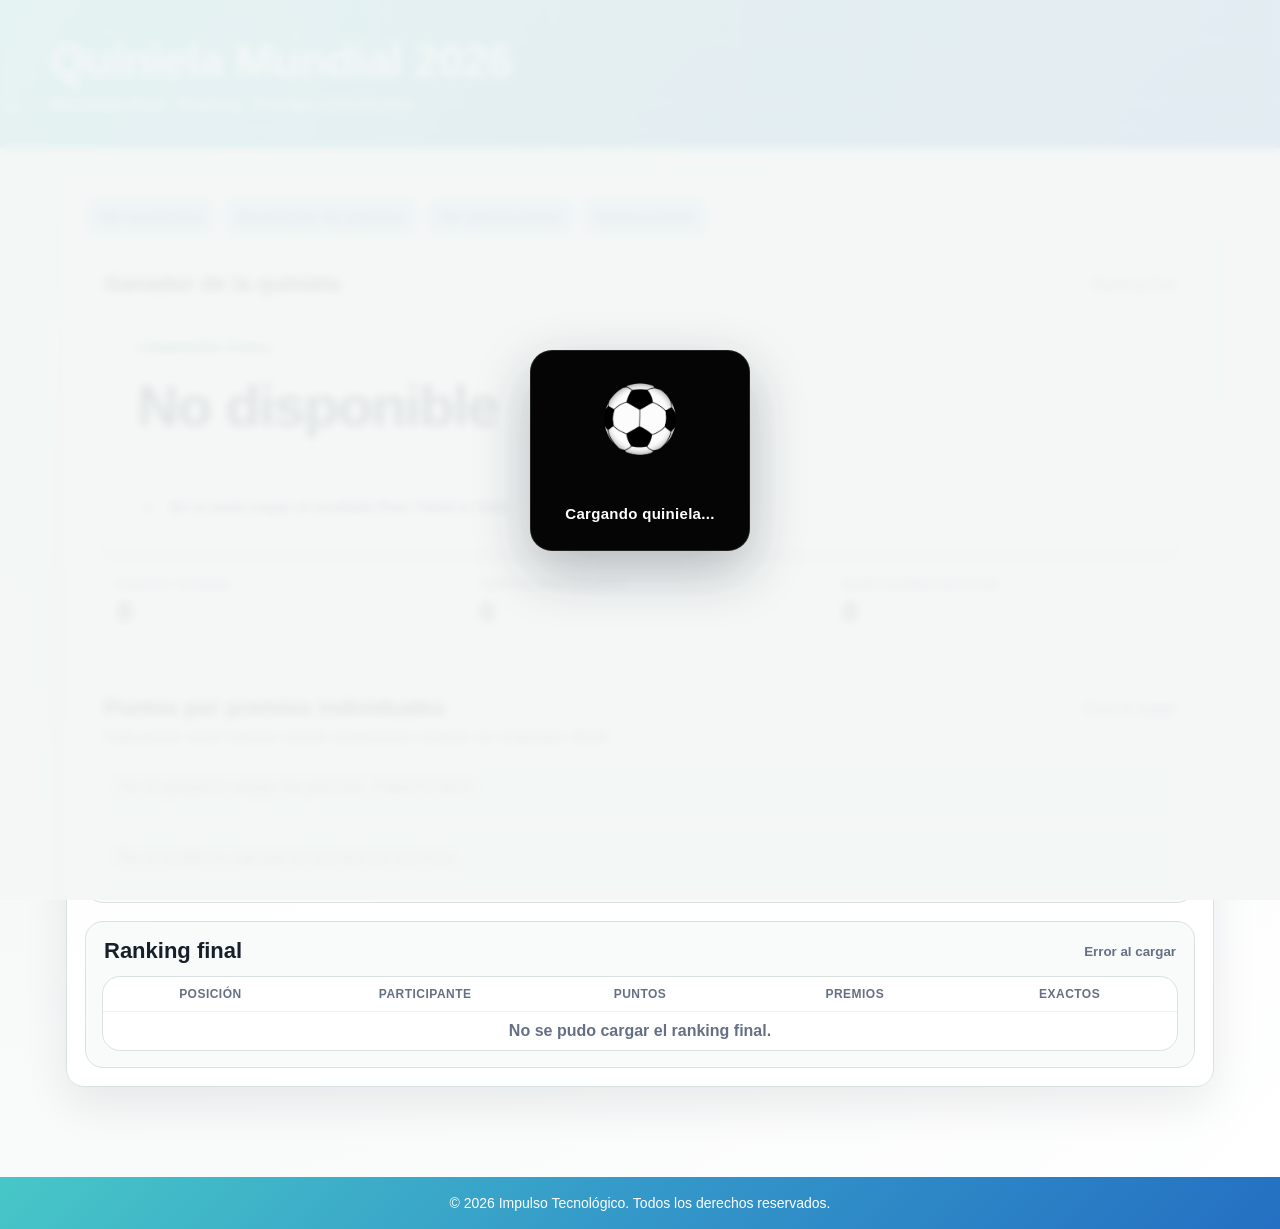
<file: src/QuinielaMundial.Api/wwwroot/index.html>
<!DOCTYPE html>
<html lang="es">
<head>
  <meta charset="UTF-8" />
  <meta name="viewport" content="width=device-width, initial-scale=1.0" />
  <title>Quiniela Mundial 2026 - Consulta</title>
  <link rel="stylesheet" href="styles.css" />
</head>
<body data-loader-manual="true">
    <div class="page-loader" id="pageLoader" role="status" aria-live="polite" aria-label="Cargando contenido">
        <div class="page-loader-card">
            <div class="soccer-loader" aria-hidden="true">
                <img class="soccer-loader-gif" src="assets/soccer-loader.gif" alt="" />
            </div>
            <p>Cargando quiniela...</p>
        </div>
    </div>

    <header class="hero">
        <div class="hero-content">
            <h1>Quiniela Mundial 2026</h1>
            <p style="font-weight: bold;">Resultado final · Ranking · Premios individuales</p>
        </div>
    </header>

    <main class="container">
        <section class="panel public-panel" style="margin-top:10px">
            <div class="acciones acciones-publicas">
                <button class="btn-secondary" onclick="window.location.href='ranking.html'">Ver resultados</button>
                <button class="btn-secondary" onclick="window.location.href='resultados-partidos.html'">Resultados de partidos</button>
                <button class="btn-secondary" onclick="window.location.href='predicciones.html'">Ver predicciones</button>
                <button class="btn-secondary" onclick="window.location.href='instrucciones_quiniela.html'">Instrucciones</button>
            </div>

            <div class="dashboard-publico">
                <section class="top-ranking-card ganador-final-card">
                    <div class="section-title">
                        <h2>Ganador de la quiniela</h2>
                        <small>Ranking final</small>
                    </div>
                    <article class="voto-card voto-card-final ganador-card-grande">
                        <span class="voto-label">Campeón final</span>
                        <strong id="winnerName">Cargando...</strong>
                        <small id="winnerSummary">Sumando resultados de partidos y premios individuales.</small>
                    </article>
                    <div class="resumen ganador-final-resumen">
                        <div class="stat">
                            <span>Puntos totales</span>
                            <strong id="winnerPoints">0</strong>
                        </div>
                        <div class="stat">
                            <span>Puntos por premios</span>
                            <strong id="winnerAwardPoints">0</strong>
                        </div>
                        <div class="stat">
                            <span>Marcadores exactos</span>
                            <strong id="winnerExactScores">0</strong>
                        </div>
                    </div>
                </section>

                <section class="top-ranking-card premios-finales-card">
                    <div class="section-title">
                        <h2>Puntos por premios individuales</h2>
                        <small id="premiosFinalesEstado">Cargando premios...</small>
                    </div>
                    <p class="fecha-contexto" id="awardSummary">Cada premio suma 5 puntos cuando el pronóstico coincide con el ganador oficial.</p>
                    <div class="votaciones-destacadas premios-finales-grid" id="awardResultsList">
                        <div class="placeholder">Cargando premios oficiales...</div>
                    </div>
                    <div id="awardParticipantScores" class="premios-participantes-lista">
                        <div class="placeholder">Calculando puntos por premios...</div>
                    </div>
                </section>

                <section class="top-ranking-card">
                    <div class="section-title">
                        <h2>Ranking final</h2>
                        <small id="rankingStatus">Cargando ranking...</small>
                    </div>
                    <div class="ranking-table-wrap ranking-compact-wrap">
                        <table class="ranking-table ranking-compact ranking-final-compact">
                            <thead>
                                <tr>
                                    <th>Posición</th>
                                    <th>Participante</th>
                                    <th>Puntos</th>
                                    <th>Premios</th>
                                    <th>Exactos</th>
                                </tr>
                            </thead>
                            <tbody id="finalRankingTable"></tbody>
                        </table>
                    </div>
                </section>
            </div>
        </section>
    </main>

    <footer class="footer">
        <p>© 2026 Impulso Tecnológico. Todos los derechos reservados.</p>
    </footer>
    <script src="config.js"></script>
    <script src="maintenance.js"></script>
    <script src="loader.js"></script>
    <script src="app.js"></script>
</body>
</html>
</file>
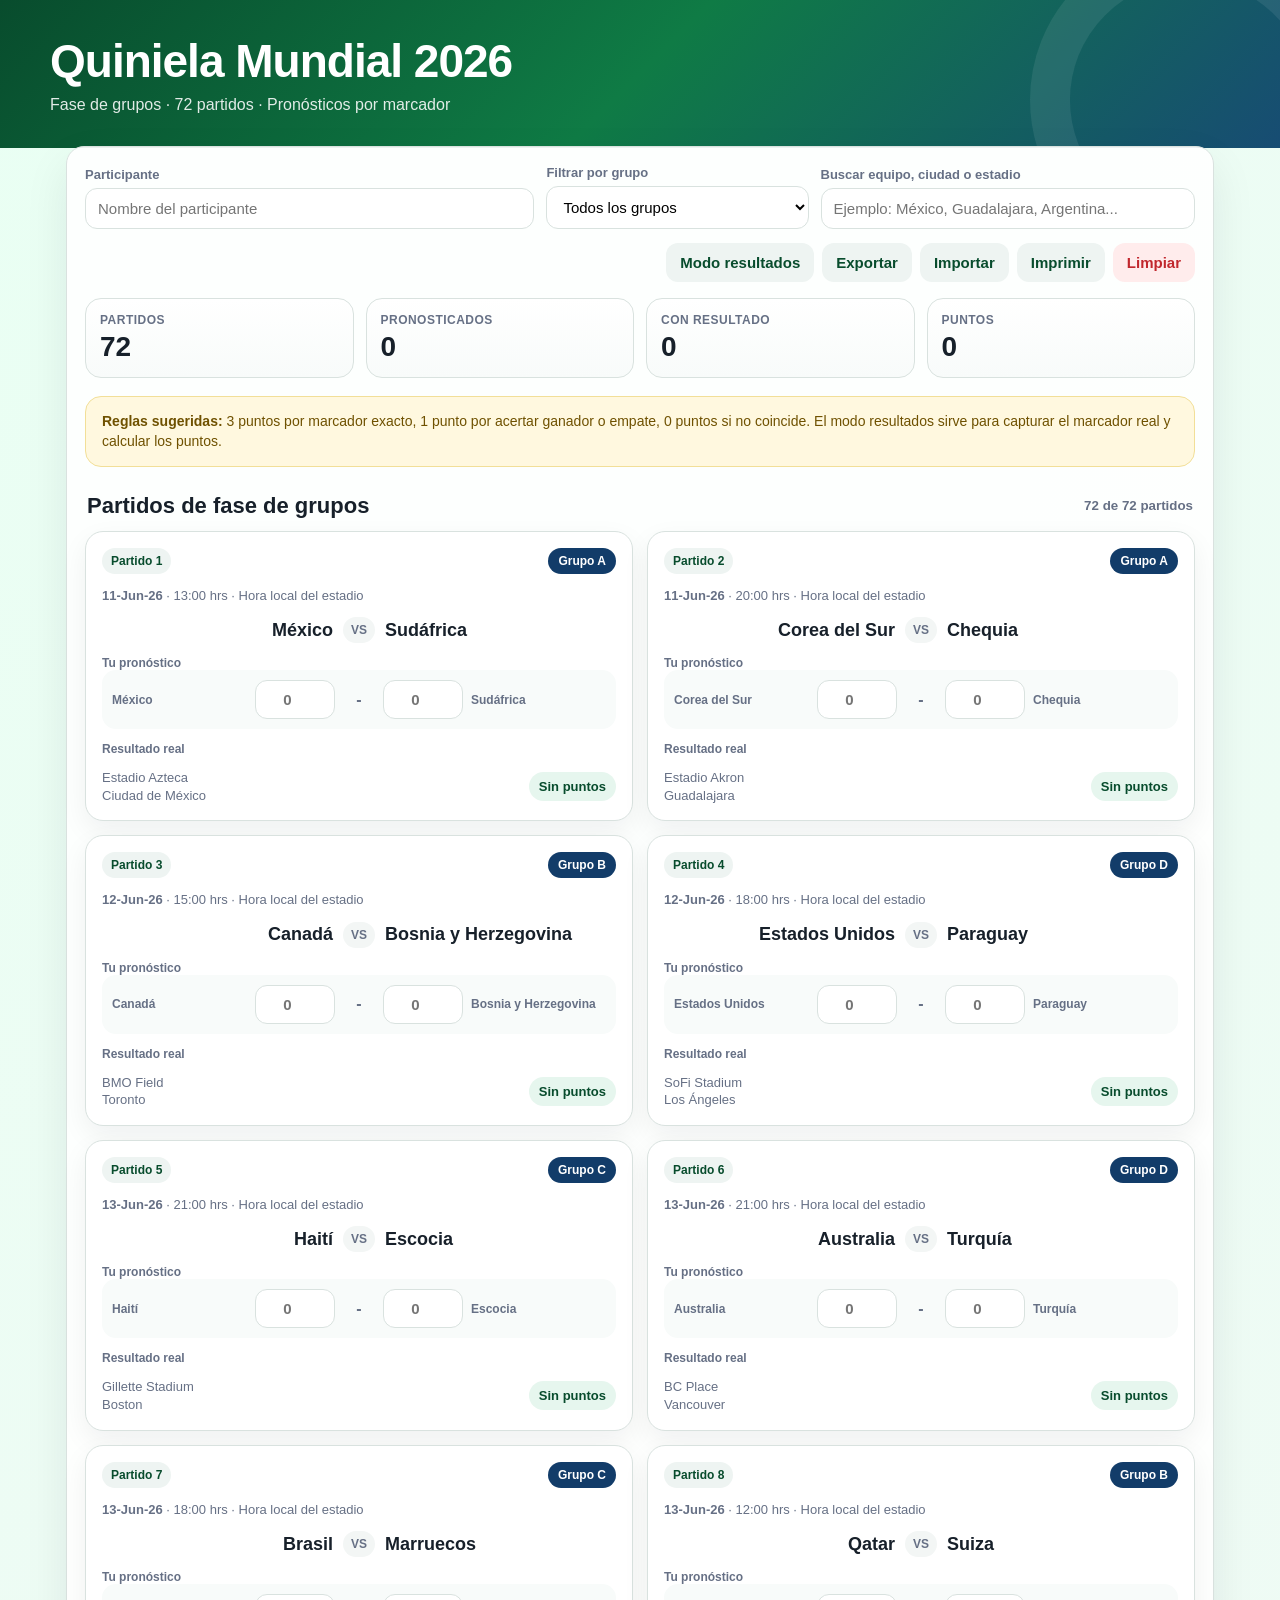
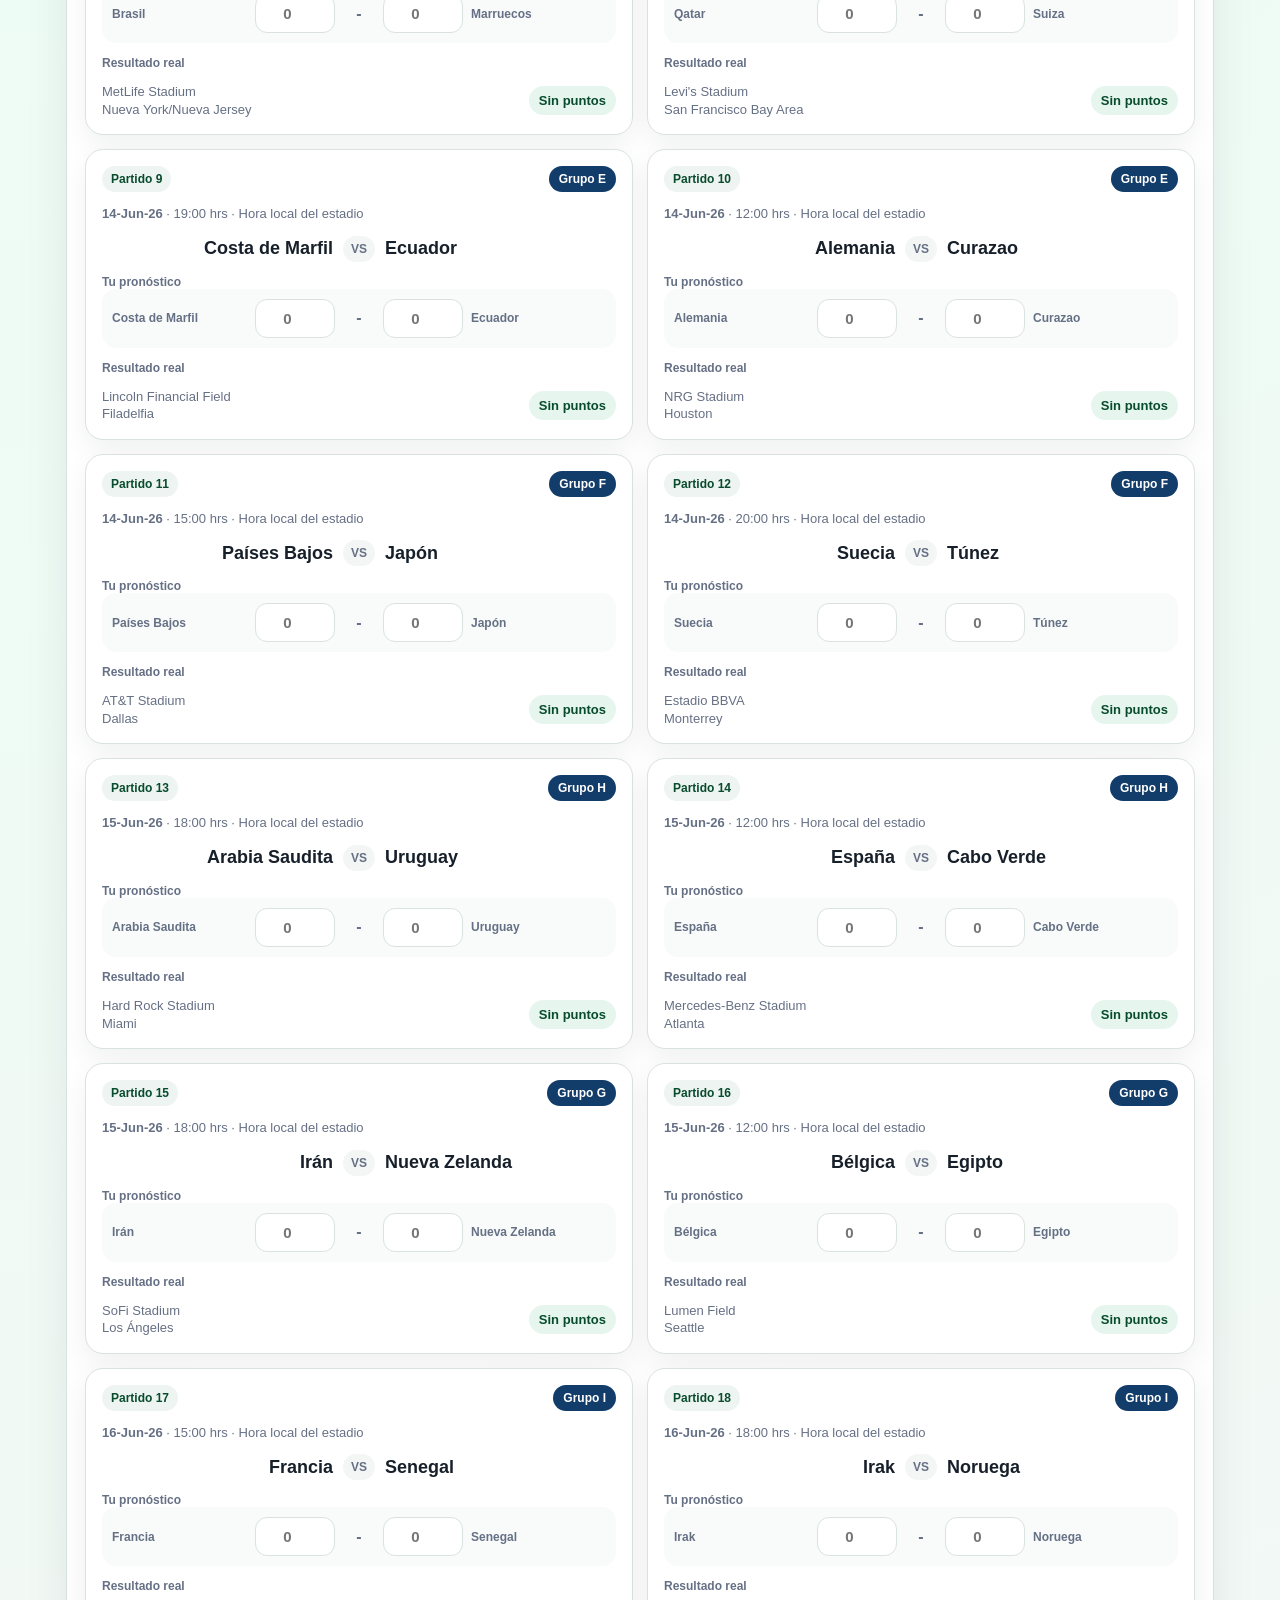
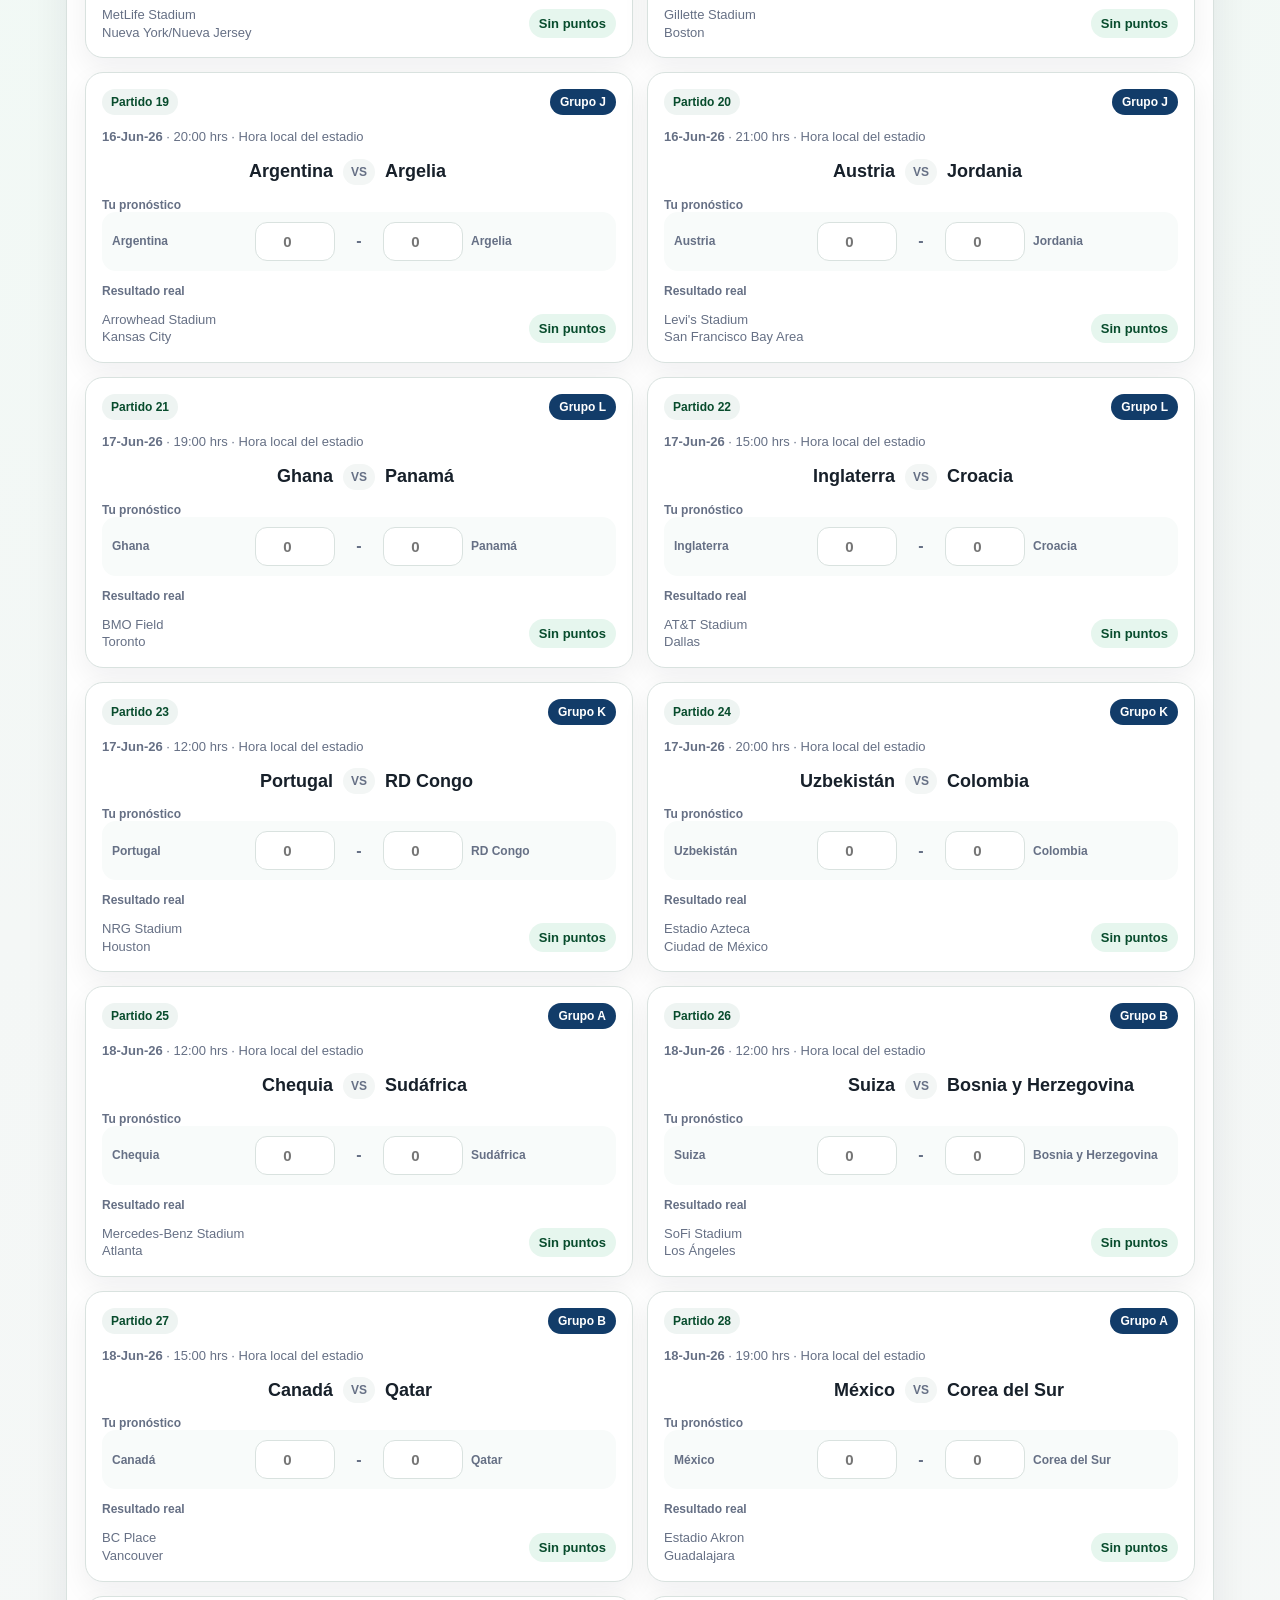
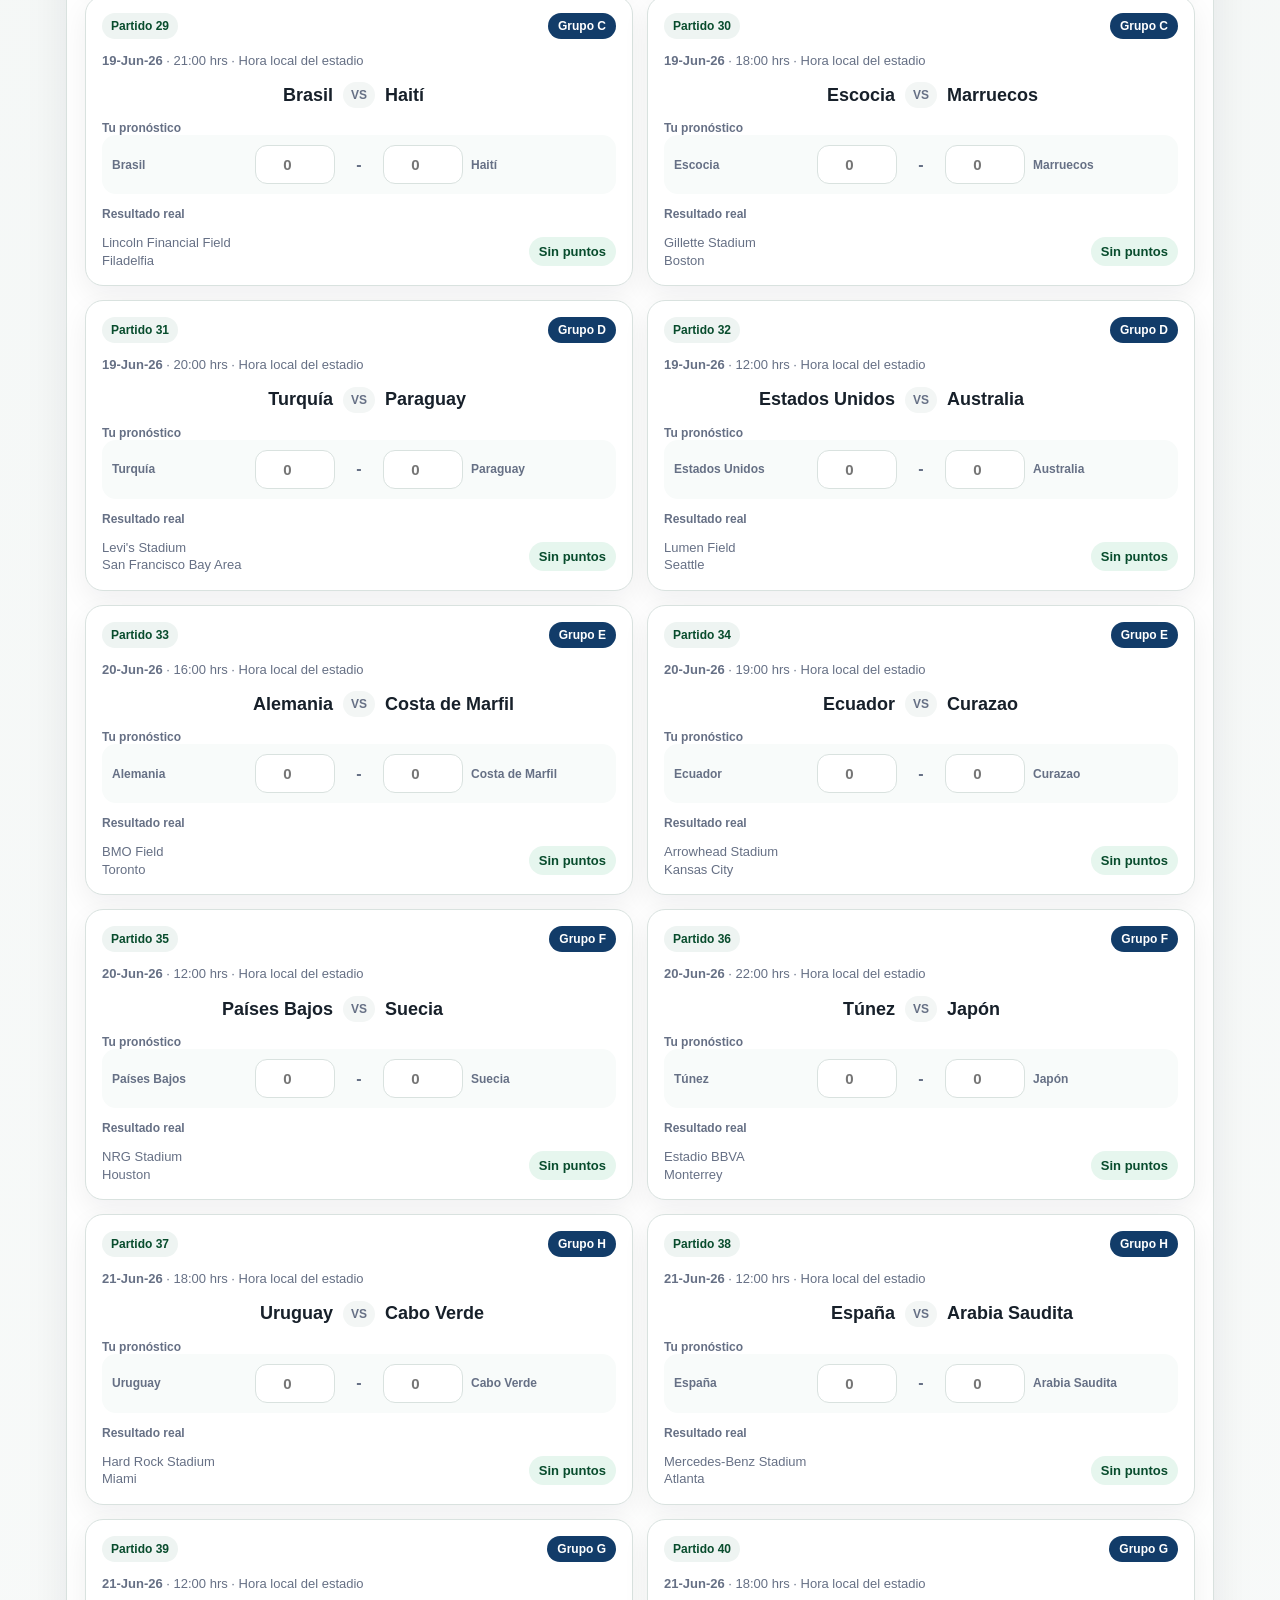
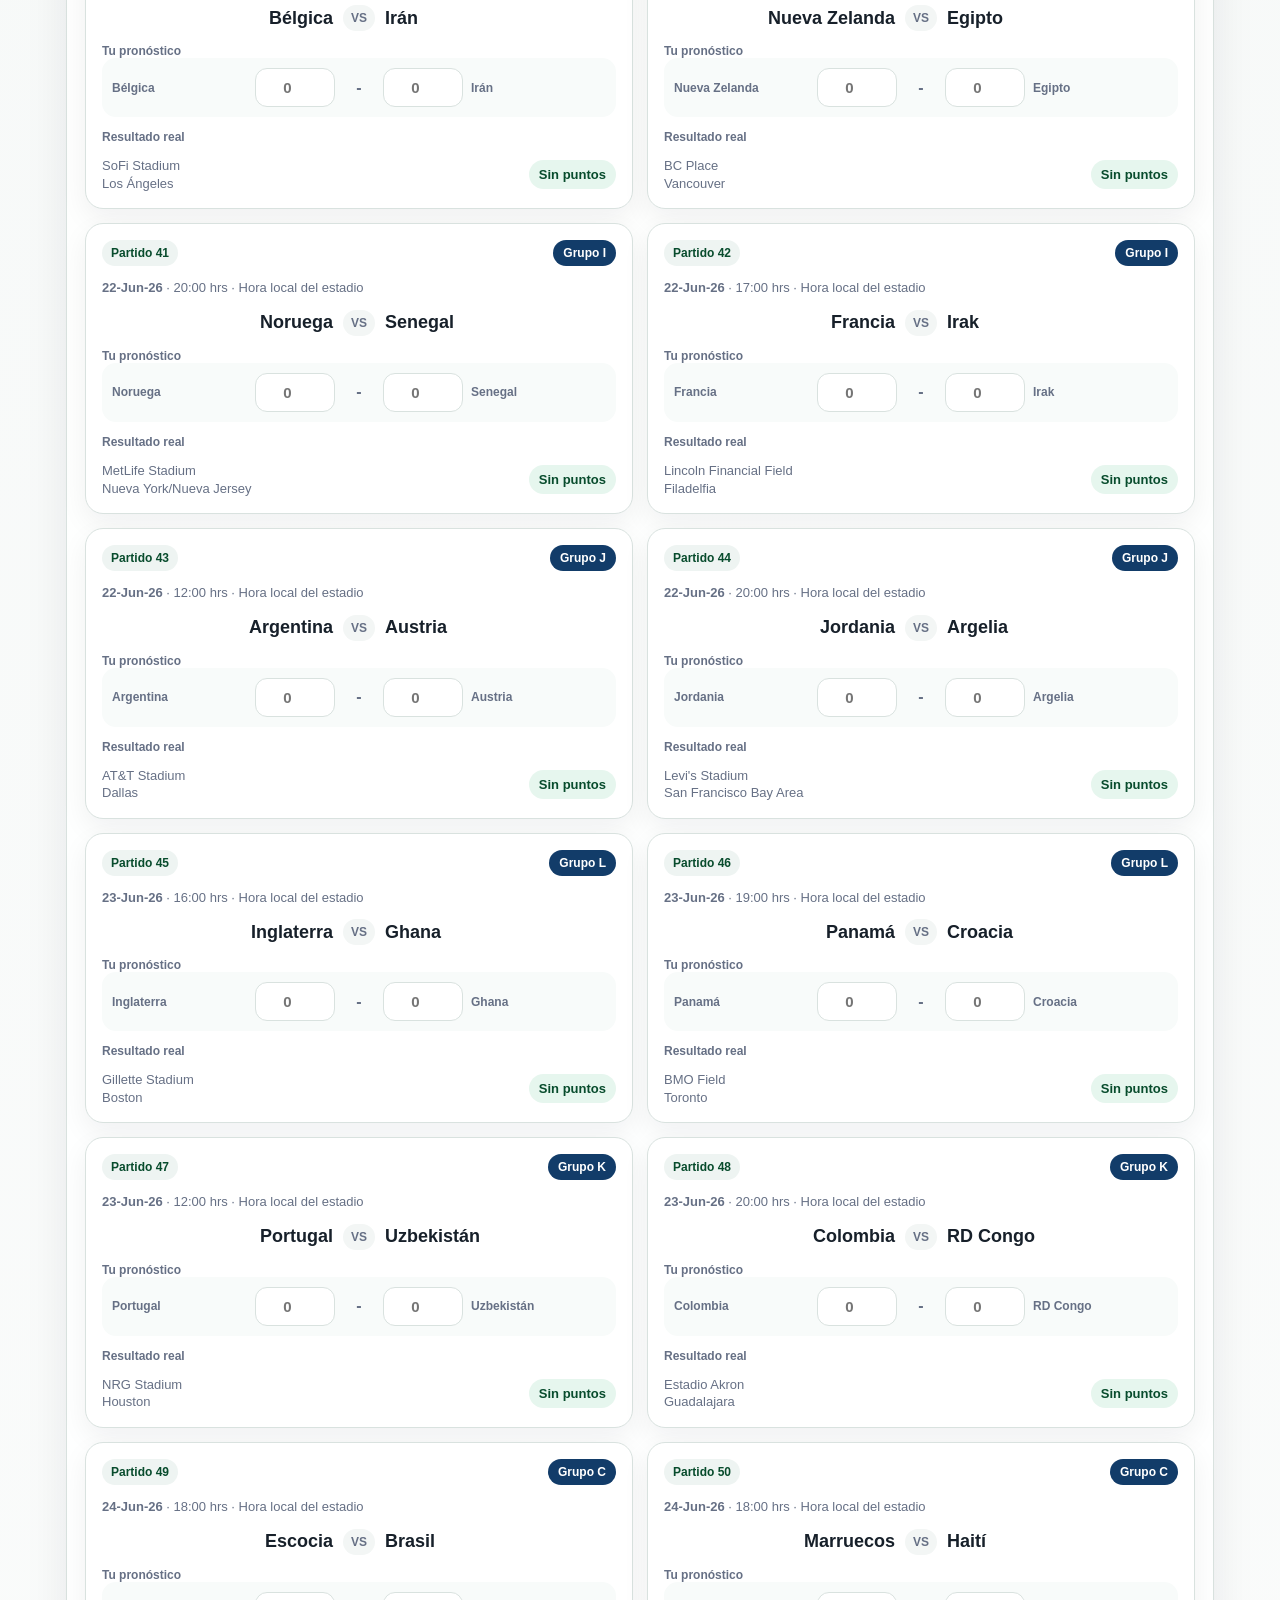
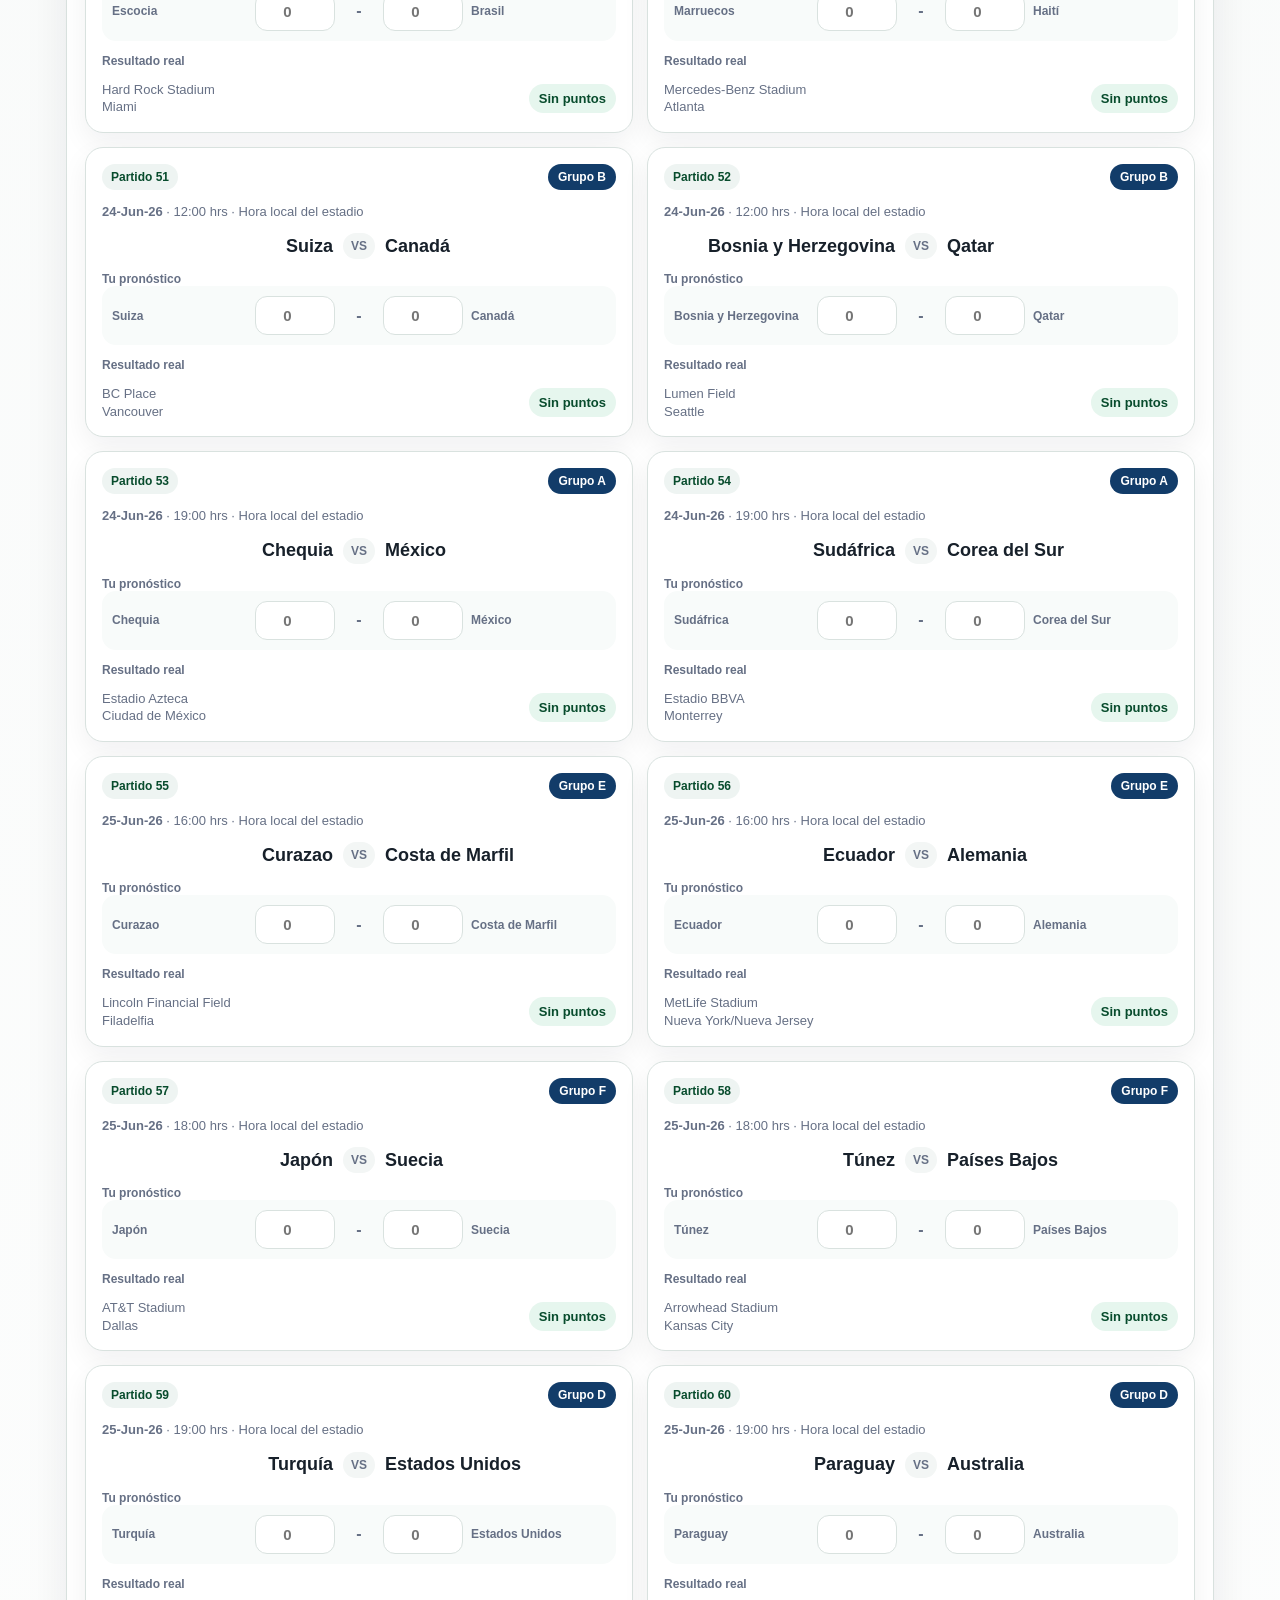
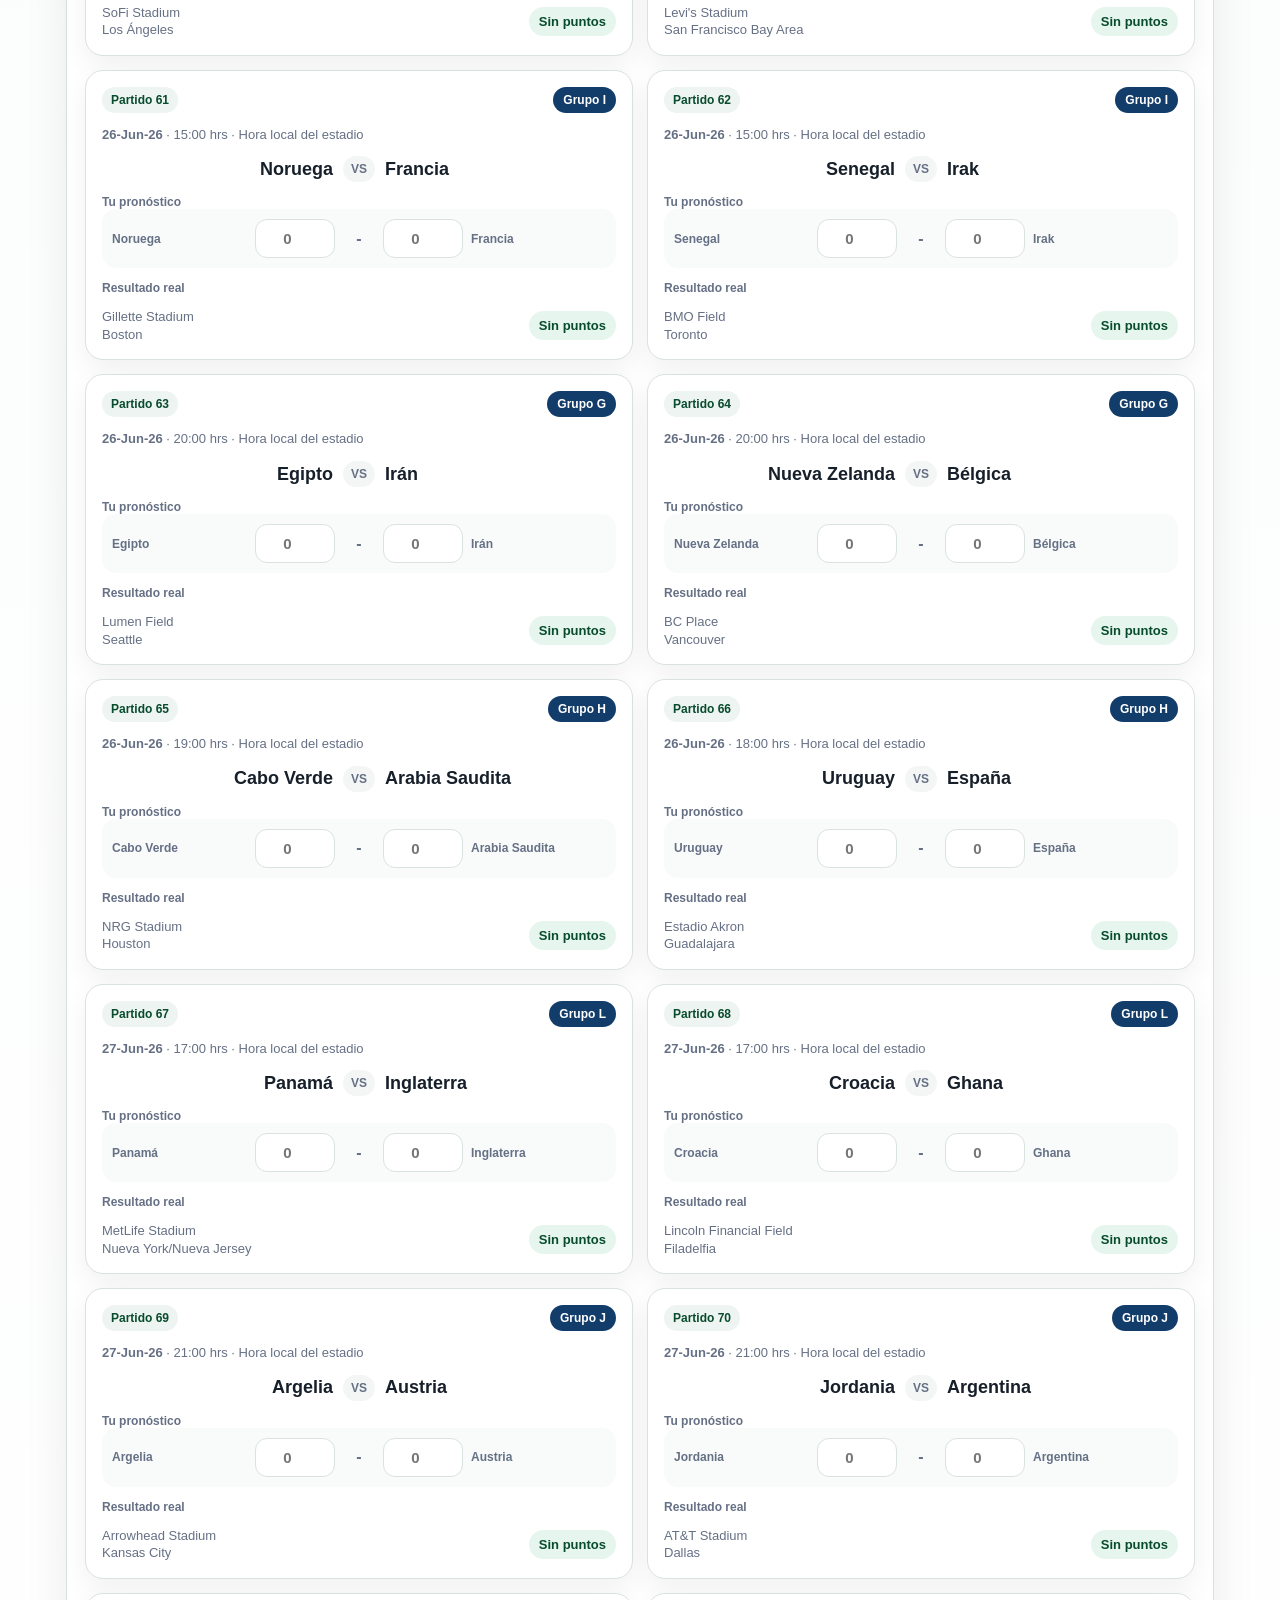
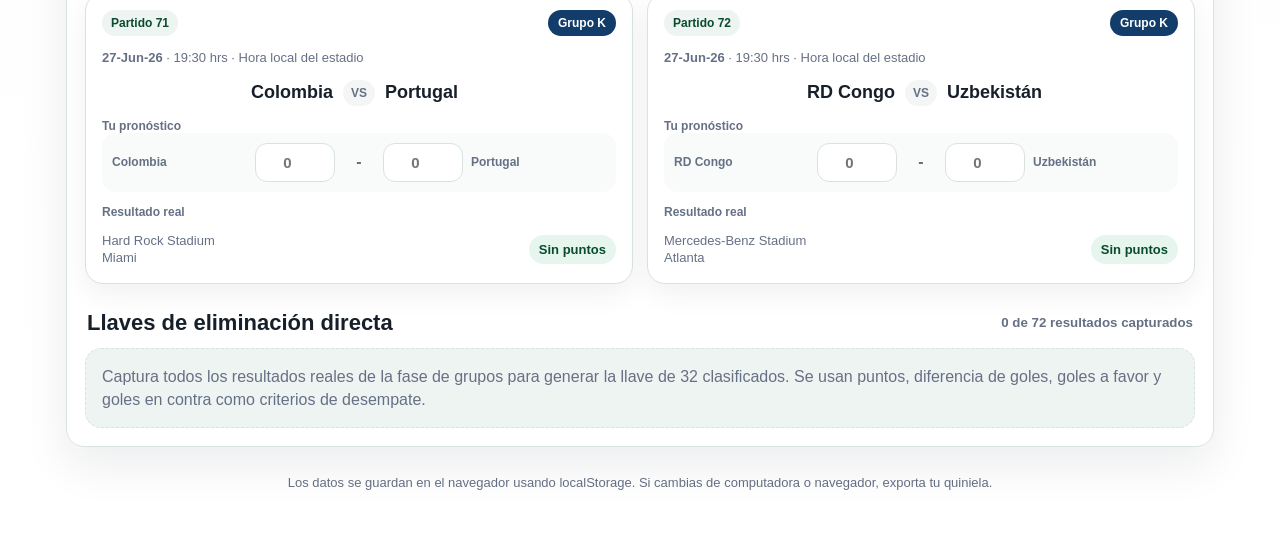
<file: quiniela_mundial_2026.html>
<!DOCTYPE html>
<html lang="es">
<head>
  <meta charset="UTF-8" />
  <meta name="viewport" content="width=device-width, initial-scale=1.0" />
  <title>Quiniela Mundial 2026 - Fase de Grupos</title>
  <style>
    :root {
      --verde: #0f7b45;
      --verde-oscuro: #084c2d;
      --rojo: #c1272d;
      --oro: #f2c94c;
      --fondo: #f4f7f6;
      --texto: #17202a;
      --muted: #667085;
      --borde: #d9e2df;
      --card: #ffffff;
      --azul: #123c69;
    }

    * {
      box-sizing: border-box;
    }

    body {
      margin: 0;
      font-family: Arial, Helvetica, sans-serif;
      background: radial-gradient(circle at top left, #e9fff3 0, #f4f7f6 35%, #ffffff 100%);
      color: var(--texto);
    }

    .hero {
      background: linear-gradient(135deg, var(--verde-oscuro), var(--verde), #174c73);
      color: white;
      padding: 34px 18px;
      position: relative;
      overflow: hidden;
    }

    .hero::after {
      content: "";
      position: absolute;
      width: 240px;
      height: 240px;
      border-radius: 50%;
      border: 40px solid rgba(255, 255, 255, 0.08);
      right: -70px;
      top: -60px;
    }

    .hero-content {
      max-width: 1180px;
      margin: auto;
      position: relative;
      z-index: 1;
    }

    .hero h1 {
      margin: 0 0 8px;
      font-size: clamp(28px, 4vw, 46px);
      letter-spacing: -1px;
    }

    .hero p {
      margin: 0;
      color: rgba(255, 255, 255, 0.88);
      font-size: 16px;
    }

    .container {
      max-width: 1180px;
      margin: 0 auto;
      padding: 20px 16px 50px;
    }

    .panel {
      background: rgba(255, 255, 255, 0.92);
      border: 1px solid var(--borde);
      border-radius: 18px;
      box-shadow: 0 18px 45px rgba(16, 24, 40, 0.08);
      padding: 18px;
      margin-top: -22px;
      position: relative;
      z-index: 3;
    }

    .toolbar {
      display: grid;
      grid-template-columns: 1.2fr 0.7fr 1fr;
      gap: 12px;
      align-items: end;
    }

    label {
      display: block;
      font-size: 13px;
      color: var(--muted);
      margin-bottom: 6px;
      font-weight: 700;
    }

    input,
    select,
    button {
      font-family: inherit;
      font-size: 15px;
    }

    input,
    select {
      width: 100%;
      border: 1px solid var(--borde);
      border-radius: 12px;
      padding: 11px 12px;
      outline: none;
      background: white;
      transition: 0.2s;
    }

    input:focus,
    select:focus {
      border-color: var(--verde);
      box-shadow: 0 0 0 4px rgba(15, 123, 69, 0.12);
    }

    .acciones {
      display: flex;
      gap: 8px;
      flex-wrap: wrap;
      justify-content: flex-end;
    }

    button {
      border: 0;
      border-radius: 12px;
      padding: 11px 14px;
      cursor: pointer;
      font-weight: 700;
      transition: 0.2s;
    }

    button:hover {
      transform: translateY(-1px);
      box-shadow: 0 8px 18px rgba(16, 24, 40, 0.12);
    }

    .btn-primary {
      background: var(--verde);
      color: white;
    }

    .btn-secondary {
      background: #eef4f2;
      color: var(--verde-oscuro);
    }

    .btn-danger {
      background: #ffecec;
      color: var(--rojo);
    }

    .resumen {
      display: grid;
      grid-template-columns: repeat(4, 1fr);
      gap: 12px;
      margin-top: 16px;
    }

    .stat {
      background: linear-gradient(180deg, #ffffff, #f8fbfa);
      border: 1px solid var(--borde);
      border-radius: 16px;
      padding: 14px;
    }

    .stat span {
      display: block;
      color: var(--muted);
      font-size: 12px;
      font-weight: 700;
      text-transform: uppercase;
      letter-spacing: 0.04em;
    }

    .stat strong {
      display: block;
      font-size: 28px;
      margin-top: 4px;
    }

    .reglas {
      margin: 18px 0;
      background: #fff8df;
      border: 1px solid #f2df98;
      color: #6f5100;
      border-radius: 16px;
      padding: 14px 16px;
      font-size: 14px;
      line-height: 1.45;
    }

    .section-title {
      display: flex;
      justify-content: space-between;
      align-items: center;
      margin: 26px 2px 12px;
      gap: 12px;
    }

    .section-title h2 {
      margin: 0;
      font-size: 22px;
    }

    .section-title small {
      color: var(--muted);
      font-weight: 700;
    }

    .partidos {
      display: grid;
      grid-template-columns: repeat(2, minmax(0, 1fr));
      gap: 14px;
    }

    .partido {
      background: var(--card);
      border: 1px solid var(--borde);
      border-radius: 18px;
      box-shadow: 0 10px 28px rgba(16, 24, 40, 0.06);
      padding: 16px;
      display: grid;
      gap: 13px;
    }

    .partido-header {
      display: flex;
      justify-content: space-between;
      gap: 12px;
      align-items: center;
    }

    .match-id {
      background: #eef4f2;
      color: var(--verde-oscuro);
      border-radius: 999px;
      padding: 6px 9px;
      font-size: 12px;
      font-weight: 800;
    }

    .grupo {
      background: var(--azul);
      color: white;
      border-radius: 999px;
      padding: 6px 10px;
      font-size: 12px;
      font-weight: 800;
    }

    .fecha {
      color: var(--muted);
      font-size: 13px;
      line-height: 1.35;
    }

    .equipos {
      display: grid;
      grid-template-columns: 1fr auto 1fr;
      align-items: center;
      gap: 10px;
      font-size: 18px;
      font-weight: 800;
    }

    .equipo-local {
      text-align: right;
    }

    .vs {
      background: #f3f6f5;
      color: var(--muted);
      border-radius: 999px;
      padding: 6px 8px;
      font-size: 12px;
      font-weight: 900;
    }

    .pronostico,
    .resultado-real {
      display: grid;
      grid-template-columns: 1fr 80px 32px 80px 1fr;
      align-items: center;
      gap: 8px;
      background: #f8fbfa;
      border-radius: 14px;
      padding: 10px;
    }

    .resultado-real {
      background: #f9f0f0;
      border: 1px dashed #e6b8b8;
      display: none;
    }

    body.modo-resultados .resultado-real {
      display: grid;
    }

    .caption {
      color: var(--muted);
      font-size: 12px;
      font-weight: 700;
    }

    .pronostico input,
    .resultado-real input {
      text-align: center;
      font-weight: 800;
      padding: 10px 6px;
    }

    .separador {
      text-align: center;
      color: var(--muted);
      font-weight: 900;
    }

    .sede {
      color: var(--muted);
      font-size: 13px;
      line-height: 1.35;
    }

    .puntos {
      display: inline-flex;
      align-items: center;
      gap: 8px;
      justify-content: flex-end;
      color: var(--verde-oscuro);
      font-weight: 900;
    }

    .puntos-badge {
      background: #e6f6ee;
      color: var(--verde-oscuro);
      border-radius: 999px;
      padding: 7px 10px;
      font-size: 13px;
    }

    .oculto {
      display: none !important;
    }

    .footer-note {
      color: var(--muted);
      text-align: center;
      margin-top: 28px;
      font-size: 13px;
    }

    .eliminatorias {
      display: grid;
      grid-template-columns: repeat(5, minmax(0, 1fr));
      gap: 14px;
      align-items: start;
    }

    .ronda {
      background: var(--card);
      border: 1px solid var(--borde);
      border-radius: 18px;
      padding: 14px;
      box-shadow: 0 10px 28px rgba(16, 24, 40, 0.05);
    }

    .ronda h3 {
      margin: 0 0 12px;
      color: var(--verde-oscuro);
      font-size: 15px;
    }

    .cruce {
      border: 1px solid #edf2f0;
      border-radius: 14px;
      padding: 10px;
      margin-bottom: 10px;
      background: #f8fbfa;
    }

    .cruce:last-child {
      margin-bottom: 0;
    }

    .cruce-id {
      color: var(--muted);
      font-size: 11px;
      font-weight: 800;
      text-transform: uppercase;
      letter-spacing: 0.04em;
      margin-bottom: 7px;
    }

    .cruce-equipo {
      display: flex;
      justify-content: space-between;
      gap: 8px;
      font-weight: 800;
      line-height: 1.35;
    }

    .cruce-equipo small {
      color: var(--muted);
      font-weight: 700;
      white-space: nowrap;
    }

    .placeholder {
      background: #eef4f2;
      border: 1px dashed var(--borde);
      border-radius: 16px;
      color: var(--muted);
      padding: 16px;
      line-height: 1.45;
    }

    @media (max-width: 900px) {
      .toolbar,
      .resumen,
      .partidos,
      .eliminatorias {
        grid-template-columns: 1fr;
      }

      .acciones {
        justify-content: stretch;
      }

      .acciones button {
        flex: 1;
      }
    }

    @media (max-width: 560px) {
      .partido {
        padding: 13px;
      }

      .equipos {
        font-size: 15px;
      }

      .pronostico,
      .resultado-real {
        grid-template-columns: 1fr 58px 20px 58px 1fr;
      }
    }

    @media print {
      .toolbar,
      .acciones,
      .reglas,
      .footer-note {
        display: none;
      }

      .panel {
        box-shadow: none;
        margin-top: 0;
      }

      .partidos {
        grid-template-columns: 1fr;
      }

      .partido {
        break-inside: avoid;
      }
    }
  </style>
</head>
<body>
  <header class="hero">
    <div class="hero-content">
      <h1>Quiniela Mundial 2026</h1>
      <p>Fase de grupos · 72 partidos · Pronósticos por marcador</p>
    </div>
  </header>

  <main class="container">
    <section class="panel">
      <div class="toolbar">
        <div>
          <label for="participante">Participante</label>
          <input id="participante" type="text" placeholder="Nombre del participante" />
        </div>

        <div>
          <label for="grupoFiltro">Filtrar por grupo</label>
          <select id="grupoFiltro">
            <option value="TODOS">Todos los grupos</option>
          </select>
        </div>

        <div>
          <label for="buscar">Buscar equipo, ciudad o estadio</label>
          <input id="buscar" type="search" placeholder="Ejemplo: México, Guadalajara, Argentina..." />
        </div>
      </div>

      <div class="acciones" style="margin-top: 14px;">
        <button class="btn-secondary" id="btnResultados">Modo resultados</button>
        <button class="btn-secondary" id="btnExportar">Exportar</button>
        <button class="btn-secondary" id="btnImportar">Importar</button>
        <button class="btn-secondary" onclick="window.print()">Imprimir</button>
        <button class="btn-danger" id="btnLimpiar">Limpiar</button>
        <input type="file" id="archivoImportar" accept="application/json" class="oculto" />
      </div>

      <div class="resumen">
        <div class="stat">
          <span>Partidos</span>
          <strong id="totalPartidos">72</strong>
        </div>
        <div class="stat">
          <span>Pronosticados</span>
          <strong id="pronosticados">0</strong>
        </div>
        <div class="stat">
          <span>Con resultado</span>
          <strong id="conResultado">0</strong>
        </div>
        <div class="stat">
          <span>Puntos</span>
          <strong id="puntosTotales">0</strong>
        </div>
      </div>

      <div class="reglas">
        <strong>Reglas sugeridas:</strong> 3 puntos por marcador exacto, 1 punto por acertar ganador o empate, 0 puntos si no coincide. 
        El modo resultados sirve para capturar el marcador real y calcular los puntos.
      </div>

      <div class="section-title">
        <h2>Partidos de fase de grupos</h2>
        <small id="contadorVista"></small>
      </div>

      <div class="partidos" id="partidos"></div>

      <div class="section-title">
        <h2>Llaves de eliminación directa</h2>
        <small id="estadoEliminatorias"></small>
      </div>

      <div class="eliminatorias" id="eliminatorias"></div>
    </section>

    <p class="footer-note">
      Los datos se guardan en el navegador usando localStorage. Si cambias de computadora o navegador, exporta tu quiniela.
    </p>
  </main>

  <script>
    const partidos = [
      { id: 1, fecha: "11-Jun-26", hora: "13:00", grupo: "A", local: "México", visitante: "Sudáfrica", estadio: "Estadio Azteca", ciudad: "Ciudad de México" },
      { id: 2, fecha: "11-Jun-26", hora: "20:00", grupo: "A", local: "Corea del Sur", visitante: "Chequia", estadio: "Estadio Akron", ciudad: "Guadalajara" },
      { id: 3, fecha: "12-Jun-26", hora: "15:00", grupo: "B", local: "Canadá", visitante: "Bosnia y Herzegovina", estadio: "BMO Field", ciudad: "Toronto" },
      { id: 4, fecha: "12-Jun-26", hora: "18:00", grupo: "D", local: "Estados Unidos", visitante: "Paraguay", estadio: "SoFi Stadium", ciudad: "Los Ángeles" },
      { id: 5, fecha: "13-Jun-26", hora: "21:00", grupo: "C", local: "Haití", visitante: "Escocia", estadio: "Gillette Stadium", ciudad: "Boston" },
      { id: 6, fecha: "13-Jun-26", hora: "21:00", grupo: "D", local: "Australia", visitante: "Turquía", estadio: "BC Place", ciudad: "Vancouver" },
      { id: 7, fecha: "13-Jun-26", hora: "18:00", grupo: "C", local: "Brasil", visitante: "Marruecos", estadio: "MetLife Stadium", ciudad: "Nueva York/Nueva Jersey" },
      { id: 8, fecha: "13-Jun-26", hora: "12:00", grupo: "B", local: "Qatar", visitante: "Suiza", estadio: "Levi's Stadium", ciudad: "San Francisco Bay Area" },
      { id: 9, fecha: "14-Jun-26", hora: "19:00", grupo: "E", local: "Costa de Marfil", visitante: "Ecuador", estadio: "Lincoln Financial Field", ciudad: "Filadelfia" },
      { id: 10, fecha: "14-Jun-26", hora: "12:00", grupo: "E", local: "Alemania", visitante: "Curazao", estadio: "NRG Stadium", ciudad: "Houston" },
      { id: 11, fecha: "14-Jun-26", hora: "15:00", grupo: "F", local: "Países Bajos", visitante: "Japón", estadio: "AT&T Stadium", ciudad: "Dallas" },
      { id: 12, fecha: "14-Jun-26", hora: "20:00", grupo: "F", local: "Suecia", visitante: "Túnez", estadio: "Estadio BBVA", ciudad: "Monterrey" },
      { id: 13, fecha: "15-Jun-26", hora: "18:00", grupo: "H", local: "Arabia Saudita", visitante: "Uruguay", estadio: "Hard Rock Stadium", ciudad: "Miami" },
      { id: 14, fecha: "15-Jun-26", hora: "12:00", grupo: "H", local: "España", visitante: "Cabo Verde", estadio: "Mercedes-Benz Stadium", ciudad: "Atlanta" },
      { id: 15, fecha: "15-Jun-26", hora: "18:00", grupo: "G", local: "Irán", visitante: "Nueva Zelanda", estadio: "SoFi Stadium", ciudad: "Los Ángeles" },
      { id: 16, fecha: "15-Jun-26", hora: "12:00", grupo: "G", local: "Bélgica", visitante: "Egipto", estadio: "Lumen Field", ciudad: "Seattle" },
      { id: 17, fecha: "16-Jun-26", hora: "15:00", grupo: "I", local: "Francia", visitante: "Senegal", estadio: "MetLife Stadium", ciudad: "Nueva York/Nueva Jersey" },
      { id: 18, fecha: "16-Jun-26", hora: "18:00", grupo: "I", local: "Irak", visitante: "Noruega", estadio: "Gillette Stadium", ciudad: "Boston" },
      { id: 19, fecha: "16-Jun-26", hora: "20:00", grupo: "J", local: "Argentina", visitante: "Argelia", estadio: "Arrowhead Stadium", ciudad: "Kansas City" },
      { id: 20, fecha: "16-Jun-26", hora: "21:00", grupo: "J", local: "Austria", visitante: "Jordania", estadio: "Levi's Stadium", ciudad: "San Francisco Bay Area" },
      { id: 21, fecha: "17-Jun-26", hora: "19:00", grupo: "L", local: "Ghana", visitante: "Panamá", estadio: "BMO Field", ciudad: "Toronto" },
      { id: 22, fecha: "17-Jun-26", hora: "15:00", grupo: "L", local: "Inglaterra", visitante: "Croacia", estadio: "AT&T Stadium", ciudad: "Dallas" },
      { id: 23, fecha: "17-Jun-26", hora: "12:00", grupo: "K", local: "Portugal", visitante: "RD Congo", estadio: "NRG Stadium", ciudad: "Houston" },
      { id: 24, fecha: "17-Jun-26", hora: "20:00", grupo: "K", local: "Uzbekistán", visitante: "Colombia", estadio: "Estadio Azteca", ciudad: "Ciudad de México" },
      { id: 25, fecha: "18-Jun-26", hora: "12:00", grupo: "A", local: "Chequia", visitante: "Sudáfrica", estadio: "Mercedes-Benz Stadium", ciudad: "Atlanta" },
      { id: 26, fecha: "18-Jun-26", hora: "12:00", grupo: "B", local: "Suiza", visitante: "Bosnia y Herzegovina", estadio: "SoFi Stadium", ciudad: "Los Ángeles" },
      { id: 27, fecha: "18-Jun-26", hora: "15:00", grupo: "B", local: "Canadá", visitante: "Qatar", estadio: "BC Place", ciudad: "Vancouver" },
      { id: 28, fecha: "18-Jun-26", hora: "19:00", grupo: "A", local: "México", visitante: "Corea del Sur", estadio: "Estadio Akron", ciudad: "Guadalajara" },
      { id: 29, fecha: "19-Jun-26", hora: "21:00", grupo: "C", local: "Brasil", visitante: "Haití", estadio: "Lincoln Financial Field", ciudad: "Filadelfia" },
      { id: 30, fecha: "19-Jun-26", hora: "18:00", grupo: "C", local: "Escocia", visitante: "Marruecos", estadio: "Gillette Stadium", ciudad: "Boston" },
      { id: 31, fecha: "19-Jun-26", hora: "20:00", grupo: "D", local: "Turquía", visitante: "Paraguay", estadio: "Levi's Stadium", ciudad: "San Francisco Bay Area" },
      { id: 32, fecha: "19-Jun-26", hora: "12:00", grupo: "D", local: "Estados Unidos", visitante: "Australia", estadio: "Lumen Field", ciudad: "Seattle" },
      { id: 33, fecha: "20-Jun-26", hora: "16:00", grupo: "E", local: "Alemania", visitante: "Costa de Marfil", estadio: "BMO Field", ciudad: "Toronto" },
      { id: 34, fecha: "20-Jun-26", hora: "19:00", grupo: "E", local: "Ecuador", visitante: "Curazao", estadio: "Arrowhead Stadium", ciudad: "Kansas City" },
      { id: 35, fecha: "20-Jun-26", hora: "12:00", grupo: "F", local: "Países Bajos", visitante: "Suecia", estadio: "NRG Stadium", ciudad: "Houston" },
      { id: 36, fecha: "20-Jun-26", hora: "22:00", grupo: "F", local: "Túnez", visitante: "Japón", estadio: "Estadio BBVA", ciudad: "Monterrey" },
      { id: 37, fecha: "21-Jun-26", hora: "18:00", grupo: "H", local: "Uruguay", visitante: "Cabo Verde", estadio: "Hard Rock Stadium", ciudad: "Miami" },
      { id: 38, fecha: "21-Jun-26", hora: "12:00", grupo: "H", local: "España", visitante: "Arabia Saudita", estadio: "Mercedes-Benz Stadium", ciudad: "Atlanta" },
      { id: 39, fecha: "21-Jun-26", hora: "12:00", grupo: "G", local: "Bélgica", visitante: "Irán", estadio: "SoFi Stadium", ciudad: "Los Ángeles" },
      { id: 40, fecha: "21-Jun-26", hora: "18:00", grupo: "G", local: "Nueva Zelanda", visitante: "Egipto", estadio: "BC Place", ciudad: "Vancouver" },
      { id: 41, fecha: "22-Jun-26", hora: "20:00", grupo: "I", local: "Noruega", visitante: "Senegal", estadio: "MetLife Stadium", ciudad: "Nueva York/Nueva Jersey" },
      { id: 42, fecha: "22-Jun-26", hora: "17:00", grupo: "I", local: "Francia", visitante: "Irak", estadio: "Lincoln Financial Field", ciudad: "Filadelfia" },
      { id: 43, fecha: "22-Jun-26", hora: "12:00", grupo: "J", local: "Argentina", visitante: "Austria", estadio: "AT&T Stadium", ciudad: "Dallas" },
      { id: 44, fecha: "22-Jun-26", hora: "20:00", grupo: "J", local: "Jordania", visitante: "Argelia", estadio: "Levi's Stadium", ciudad: "San Francisco Bay Area" },
      { id: 45, fecha: "23-Jun-26", hora: "16:00", grupo: "L", local: "Inglaterra", visitante: "Ghana", estadio: "Gillette Stadium", ciudad: "Boston" },
      { id: 46, fecha: "23-Jun-26", hora: "19:00", grupo: "L", local: "Panamá", visitante: "Croacia", estadio: "BMO Field", ciudad: "Toronto" },
      { id: 47, fecha: "23-Jun-26", hora: "12:00", grupo: "K", local: "Portugal", visitante: "Uzbekistán", estadio: "NRG Stadium", ciudad: "Houston" },
      { id: 48, fecha: "23-Jun-26", hora: "20:00", grupo: "K", local: "Colombia", visitante: "RD Congo", estadio: "Estadio Akron", ciudad: "Guadalajara" },
      { id: 49, fecha: "24-Jun-26", hora: "18:00", grupo: "C", local: "Escocia", visitante: "Brasil", estadio: "Hard Rock Stadium", ciudad: "Miami" },
      { id: 50, fecha: "24-Jun-26", hora: "18:00", grupo: "C", local: "Marruecos", visitante: "Haití", estadio: "Mercedes-Benz Stadium", ciudad: "Atlanta" },
      { id: 51, fecha: "24-Jun-26", hora: "12:00", grupo: "B", local: "Suiza", visitante: "Canadá", estadio: "BC Place", ciudad: "Vancouver" },
      { id: 52, fecha: "24-Jun-26", hora: "12:00", grupo: "B", local: "Bosnia y Herzegovina", visitante: "Qatar", estadio: "Lumen Field", ciudad: "Seattle" },
      { id: 53, fecha: "24-Jun-26", hora: "19:00", grupo: "A", local: "Chequia", visitante: "México", estadio: "Estadio Azteca", ciudad: "Ciudad de México" },
      { id: 54, fecha: "24-Jun-26", hora: "19:00", grupo: "A", local: "Sudáfrica", visitante: "Corea del Sur", estadio: "Estadio BBVA", ciudad: "Monterrey" },
      { id: 55, fecha: "25-Jun-26", hora: "16:00", grupo: "E", local: "Curazao", visitante: "Costa de Marfil", estadio: "Lincoln Financial Field", ciudad: "Filadelfia" },
      { id: 56, fecha: "25-Jun-26", hora: "16:00", grupo: "E", local: "Ecuador", visitante: "Alemania", estadio: "MetLife Stadium", ciudad: "Nueva York/Nueva Jersey" },
      { id: 57, fecha: "25-Jun-26", hora: "18:00", grupo: "F", local: "Japón", visitante: "Suecia", estadio: "AT&T Stadium", ciudad: "Dallas" },
      { id: 58, fecha: "25-Jun-26", hora: "18:00", grupo: "F", local: "Túnez", visitante: "Países Bajos", estadio: "Arrowhead Stadium", ciudad: "Kansas City" },
      { id: 59, fecha: "25-Jun-26", hora: "19:00", grupo: "D", local: "Turquía", visitante: "Estados Unidos", estadio: "SoFi Stadium", ciudad: "Los Ángeles" },
      { id: 60, fecha: "25-Jun-26", hora: "19:00", grupo: "D", local: "Paraguay", visitante: "Australia", estadio: "Levi's Stadium", ciudad: "San Francisco Bay Area" },
      { id: 61, fecha: "26-Jun-26", hora: "15:00", grupo: "I", local: "Noruega", visitante: "Francia", estadio: "Gillette Stadium", ciudad: "Boston" },
      { id: 62, fecha: "26-Jun-26", hora: "15:00", grupo: "I", local: "Senegal", visitante: "Irak", estadio: "BMO Field", ciudad: "Toronto" },
      { id: 63, fecha: "26-Jun-26", hora: "20:00", grupo: "G", local: "Egipto", visitante: "Irán", estadio: "Lumen Field", ciudad: "Seattle" },
      { id: 64, fecha: "26-Jun-26", hora: "20:00", grupo: "G", local: "Nueva Zelanda", visitante: "Bélgica", estadio: "BC Place", ciudad: "Vancouver" },
      { id: 65, fecha: "26-Jun-26", hora: "19:00", grupo: "H", local: "Cabo Verde", visitante: "Arabia Saudita", estadio: "NRG Stadium", ciudad: "Houston" },
      { id: 66, fecha: "26-Jun-26", hora: "18:00", grupo: "H", local: "Uruguay", visitante: "España", estadio: "Estadio Akron", ciudad: "Guadalajara" },
      { id: 67, fecha: "27-Jun-26", hora: "17:00", grupo: "L", local: "Panamá", visitante: "Inglaterra", estadio: "MetLife Stadium", ciudad: "Nueva York/Nueva Jersey" },
      { id: 68, fecha: "27-Jun-26", hora: "17:00", grupo: "L", local: "Croacia", visitante: "Ghana", estadio: "Lincoln Financial Field", ciudad: "Filadelfia" },
      { id: 69, fecha: "27-Jun-26", hora: "21:00", grupo: "J", local: "Argelia", visitante: "Austria", estadio: "Arrowhead Stadium", ciudad: "Kansas City" },
      { id: 70, fecha: "27-Jun-26", hora: "21:00", grupo: "J", local: "Jordania", visitante: "Argentina", estadio: "AT&T Stadium", ciudad: "Dallas" },
      { id: 71, fecha: "27-Jun-26", hora: "19:30", grupo: "K", local: "Colombia", visitante: "Portugal", estadio: "Hard Rock Stadium", ciudad: "Miami" },
      { id: 72, fecha: "27-Jun-26", hora: "19:30", grupo: "K", local: "RD Congo", visitante: "Uzbekistán", estadio: "Mercedes-Benz Stadium", ciudad: "Atlanta" }
    ];

    const STORAGE_KEY = "quiniela_mundial_2026_fase_grupos";

    const $ = (selector) => document.querySelector(selector);
    const contenedor = $("#partidos");
    const eliminatorias = $("#eliminatorias");
    const grupoFiltro = $("#grupoFiltro");
    const buscar = $("#buscar");
    const participante = $("#participante");

    let estado = {
      participante: "",
      pronosticos: {}
    };
    let avisoGuardadoMostrado = false;

    function cargarEstado() {
      try {
        const guardado = localStorage.getItem(STORAGE_KEY);
        if (guardado) {
          estado = normalizarEstado(JSON.parse(guardado));
        }
      } catch {
        estado = normalizarEstado();
      }
      participante.value = estado.participante || "";
    }

    function guardarEstado() {
      estado.participante = participante.value.trim();
      try {
        localStorage.setItem(STORAGE_KEY, JSON.stringify(estado));
      } catch {
        if (!avisoGuardadoMostrado) {
          avisoGuardadoMostrado = true;
          alert("No se pudo guardar en este navegador. Puedes exportar la quiniela para conservarla.");
        }
      }
      actualizarResumen();
      renderizarEliminatorias();
    }

    function llenarGrupos() {
      const grupos = [...new Set(partidos.map(p => p.grupo))].sort();
      grupos.forEach(g => {
        const option = document.createElement("option");
        option.value = g;
        option.textContent = `Grupo ${g}`;
        grupoFiltro.appendChild(option);
      });
    }

    function valorNumero(valor) {
      if (valor === "" || valor === null || valor === undefined) return null;
      const numero = Number(valor);
      return Number.isInteger(numero) && numero >= 0 ? numero : null;
    }

    function normalizarTexto(valor) {
      return String(valor || "")
        .normalize("NFD")
        .replace(/[\u0300-\u036f]/g, "")
        .toLowerCase();
    }

    function normalizarMarcador(valor) {
      const numero = valorNumero(valor);
      return numero === null ? "" : String(numero);
    }

    function normalizarEstado(datos = {}) {
      const pronosticos = {};
      const origen = datos && typeof datos.pronosticos === "object" && datos.pronosticos !== null
        ? datos.pronosticos
        : {};

      partidos.forEach(partido => {
        const p = origen[partido.id] || {};
        pronosticos[partido.id] = {
          predLocal: normalizarMarcador(p.predLocal),
          predVisitante: normalizarMarcador(p.predVisitante),
          realLocal: normalizarMarcador(p.realLocal),
          realVisitante: normalizarMarcador(p.realVisitante)
        };
      });

      return {
        participante: typeof datos.participante === "string" ? datos.participante : "",
        pronosticos
      };
    }

    function obtenerPronostico(id) {
      if (!estado.pronosticos || typeof estado.pronosticos !== "object") {
        estado.pronosticos = {};
      }

      if (!estado.pronosticos[id]) {
        estado.pronosticos[id] = {
          predLocal: "",
          predVisitante: "",
          realLocal: "",
          realVisitante: ""
        };
      }
      return estado.pronosticos[id];
    }

    function resultadoTipo(golesLocal, golesVisitante) {
      if (golesLocal > golesVisitante) return "L";
      if (golesVisitante > golesLocal) return "V";
      return "E";
    }

    function calcularPuntos(id) {
      const p = obtenerPronostico(id);

      const predLocal = valorNumero(p.predLocal);
      const predVisitante = valorNumero(p.predVisitante);
      const realLocal = valorNumero(p.realLocal);
      const realVisitante = valorNumero(p.realVisitante);

      if ([predLocal, predVisitante, realLocal, realVisitante].some(v => v === null)) {
        return null;
      }

      if (predLocal === realLocal && predVisitante === realVisitante) {
        return 3;
      }

      const tipoPrediccion = resultadoTipo(predLocal, predVisitante);
      const tipoReal = resultadoTipo(realLocal, realVisitante);

      return tipoPrediccion === tipoReal ? 1 : 0;
    }

    function renderizarPartidos() {
      const grupo = grupoFiltro.value;
      const texto = normalizarTexto(buscar.value.trim());

      const filtrados = partidos.filter(p => {
        const coincideGrupo = grupo === "TODOS" || p.grupo === grupo;
        const textoPartido = normalizarTexto(`${p.local} ${p.visitante} ${p.estadio} ${p.ciudad} ${p.fecha}`);
        const coincideTexto = texto === "" || textoPartido.includes(texto);
        return coincideGrupo && coincideTexto;
      });

      contenedor.innerHTML = "";

      filtrados.forEach(partido => {
        const p = obtenerPronostico(partido.id);
        const puntos = calcularPuntos(partido.id);

        const card = document.createElement("article");
        card.className = "partido";

        card.innerHTML = `
          <div class="partido-header">
            <span class="match-id">Partido ${partido.id}</span>
            <span class="grupo">Grupo ${partido.grupo}</span>
          </div>

          <div class="fecha">
            <strong>${partido.fecha}</strong> · ${partido.hora} hrs · Hora local del estadio
          </div>

          <div class="equipos">
            <div class="equipo-local">${partido.local}</div>
            <div class="vs">VS</div>
            <div>${partido.visitante}</div>
          </div>

          <div>
            <div class="caption">Tu pronóstico</div>
            <div class="pronostico">
              <span class="caption">${partido.local}</span>
              <input type="number" min="0" inputmode="numeric"
                     data-id="${partido.id}" data-campo="predLocal"
                     value="${p.predLocal}" placeholder="0">
              <span class="separador">-</span>
              <input type="number" min="0" inputmode="numeric"
                     data-id="${partido.id}" data-campo="predVisitante"
                     value="${p.predVisitante}" placeholder="0">
              <span class="caption">${partido.visitante}</span>
            </div>
          </div>

          <div>
            <div class="caption">Resultado real</div>
            <div class="resultado-real">
              <span class="caption">${partido.local}</span>
              <input type="number" min="0" inputmode="numeric"
                     data-id="${partido.id}" data-campo="realLocal"
                     value="${p.realLocal}" placeholder="0">
              <span class="separador">-</span>
              <input type="number" min="0" inputmode="numeric"
                     data-id="${partido.id}" data-campo="realVisitante"
                     value="${p.realVisitante}" placeholder="0">
              <span class="caption">${partido.visitante}</span>
            </div>
          </div>

          <div class="partido-header">
            <div class="sede">${partido.estadio}<br>${partido.ciudad}</div>
            <div class="puntos">
              <span class="puntos-badge">${puntos === null ? "Sin puntos" : puntos + " pts"}</span>
            </div>
          </div>
        `;

        contenedor.appendChild(card);
      });

      $("#contadorVista").textContent = `${filtrados.length} de ${partidos.length} partidos`;
      activarEventosInputs();
      actualizarResumen();
      renderizarEliminatorias();
    }

    function activarEventosInputs() {
      document.querySelectorAll("[data-id][data-campo]").forEach(input => {
        input.addEventListener("input", (e) => {
          const id = e.target.dataset.id;
          const campo = e.target.dataset.campo;
          const valor = e.target.value;

          if (valor !== "" && Number(valor) < 0) {
            e.target.value = 0;
          }

          obtenerPronostico(id)[campo] = e.target.value;
          guardarEstado();

          const puntos = calcularPuntos(id);
          const badge = e.target.closest(".partido").querySelector(".puntos-badge");
          badge.textContent = puntos === null ? "Sin puntos" : `${puntos} pts`;
        });
      });
    }

    function actualizarResumen() {
      let pronosticados = 0;
      let conResultado = 0;
      let puntosTotales = 0;

      partidos.forEach(partido => {
        const p = obtenerPronostico(partido.id);

        const tienePrediccion =
          valorNumero(p.predLocal) !== null &&
          valorNumero(p.predVisitante) !== null;

        const tieneResultado =
          valorNumero(p.realLocal) !== null &&
          valorNumero(p.realVisitante) !== null;

        if (tienePrediccion) pronosticados++;
        if (tieneResultado) conResultado++;

        const puntos = calcularPuntos(partido.id);
        if (puntos !== null) puntosTotales += puntos;
      });

      $("#totalPartidos").textContent = partidos.length;
      $("#pronosticados").textContent = pronosticados;
      $("#conResultado").textContent = conResultado;
      $("#puntosTotales").textContent = puntosTotales;
    }

    function crearTablaGrupos() {
      const grupos = {};
      let partidosConResultado = 0;

      partidos.forEach(partido => {
        if (!grupos[partido.grupo]) grupos[partido.grupo] = {};
        [partido.local, partido.visitante].forEach(equipo => {
          if (!grupos[partido.grupo][equipo]) {
            grupos[partido.grupo][equipo] = {
              equipo,
              grupo: partido.grupo,
              pj: 0,
              pts: 0,
              gf: 0,
              gc: 0,
              dg: 0
            };
          }
        });

        const p = estado.pronosticos && estado.pronosticos[partido.id];
        const realLocal = valorNumero(p && p.realLocal);
        const realVisitante = valorNumero(p && p.realVisitante);

        if (realLocal === null || realVisitante === null) return;

        partidosConResultado++;

        const local = grupos[partido.grupo][partido.local];
        const visitante = grupos[partido.grupo][partido.visitante];

        local.pj++;
        visitante.pj++;
        local.gf += realLocal;
        local.gc += realVisitante;
        visitante.gf += realVisitante;
        visitante.gc += realLocal;

        if (realLocal > realVisitante) {
          local.pts += 3;
        } else if (realVisitante > realLocal) {
          visitante.pts += 3;
        } else {
          local.pts++;
          visitante.pts++;
        }
      });

      Object.values(grupos).forEach(grupo => {
        Object.values(grupo).forEach(equipo => {
          equipo.dg = equipo.gf - equipo.gc;
        });
      });

      return { grupos, partidosConResultado };
    }

    function ordenarEquipos(a, b) {
      return b.pts - a.pts || b.dg - a.dg || b.gf - a.gf || a.gc - b.gc || a.equipo.localeCompare(b.equipo, "es");
    }

    function obtenerClasificados() {
      const { grupos, partidosConResultado } = crearTablaGrupos();
      const ganadores = [];
      const segundos = [];
      const terceros = [];

      Object.keys(grupos).sort().forEach(grupo => {
        const tabla = Object.values(grupos[grupo]).sort(ordenarEquipos);
        if (tabla[0]) ganadores.push({ ...tabla[0], origen: `1 Grupo ${grupo}` });
        if (tabla[1]) segundos.push({ ...tabla[1], origen: `2 Grupo ${grupo}` });
        if (tabla[2]) terceros.push({ ...tabla[2], origen: `3 Grupo ${grupo}` });
      });

      const rankingGlobal = (a, b) => ordenarEquipos(a, b) || a.grupo.localeCompare(b.grupo, "es");
      const semillas = [
        ...ganadores.sort(rankingGlobal),
        ...segundos.sort(rankingGlobal),
        ...terceros.sort(rankingGlobal).slice(0, 8)
      ];

      return { semillas, partidosConResultado };
    }

    function crearRondasEliminatorias(semillas) {
      const ordenCruces = [
        [1, 32], [16, 17], [8, 25], [9, 24],
        [4, 29], [13, 20], [5, 28], [12, 21],
        [2, 31], [15, 18], [7, 26], [10, 23],
        [3, 30], [14, 19], [6, 27], [11, 22]
      ];

      const dieciseisavos = ordenCruces.map(([a, b], index) => ({
        id: `D${index + 1}`,
        equipos: [semillas[a - 1], semillas[b - 1]]
      }));

      const crearPlaceholder = (prefijo, cantidad, rondaAnterior) => Array.from({ length: cantidad }, (_, index) => ({
        id: `${prefijo}${index + 1}`,
        equipos: [
          { equipo: `Ganador ${rondaAnterior}${index * 2 + 1}`, origen: "Por definir" },
          { equipo: `Ganador ${rondaAnterior}${index * 2 + 2}`, origen: "Por definir" }
        ]
      }));

      return [
        { nombre: "Dieciseisavos", cruces: dieciseisavos },
        { nombre: "Octavos", cruces: crearPlaceholder("O", 8, "D") },
        { nombre: "Cuartos", cruces: crearPlaceholder("C", 4, "O") },
        { nombre: "Semifinales", cruces: crearPlaceholder("S", 2, "C") },
        { nombre: "Final", cruces: crearPlaceholder("F", 1, "S") }
      ];
    }

    function renderizarEliminatorias() {
      const { semillas, partidosConResultado } = obtenerClasificados();
      const estadoTexto = $("#estadoEliminatorias");

      if (partidosConResultado < partidos.length) {
        estadoTexto.textContent = `${partidosConResultado} de ${partidos.length} resultados capturados`;
        eliminatorias.innerHTML = `
          <div class="placeholder" style="grid-column: 1 / -1;">
            Captura todos los resultados reales de la fase de grupos para generar la llave de 32 clasificados.
            Se usan puntos, diferencia de goles, goles a favor y goles en contra como criterios de desempate.
          </div>
        `;
        return;
      }

      estadoTexto.textContent = "Proyección automática";
      eliminatorias.innerHTML = "";

      crearRondasEliminatorias(semillas).forEach(ronda => {
        const columna = document.createElement("section");
        columna.className = "ronda";
        columna.innerHTML = `<h3>${ronda.nombre}</h3>`;

        ronda.cruces.forEach(cruce => {
          const card = document.createElement("div");
          card.className = "cruce";
          card.innerHTML = `
            <div class="cruce-id">${cruce.id}</div>
            ${cruce.equipos.map(equipo => `
              <div class="cruce-equipo">
                <span>${equipo.equipo}</span>
                <small>${equipo.origen}</small>
              </div>
            `).join("")}
          `;
          columna.appendChild(card);
        });

        eliminatorias.appendChild(columna);
      });
    }

    function exportarQuiniela() {
      guardarEstado();

      const datos = {
        torneo: "Mundial 2026",
        etapa: "Fase de grupos",
        exportado: new Date().toISOString(),
        ...estado
      };

      const blob = new Blob([JSON.stringify(datos, null, 2)], { type: "application/json" });
      const url = URL.createObjectURL(blob);

      const link = document.createElement("a");
      const nombre = estado.participante ? estado.participante.replace(/\s+/g, "_") : "participante";
      link.href = url;
      link.download = `quiniela_mundial_2026_${nombre}.json`;
      link.click();

      URL.revokeObjectURL(url);
    }

    function importarQuiniela(file) {
      if (!file) return;

      const reader = new FileReader();

      reader.onload = () => {
        try {
          const datos = JSON.parse(reader.result);
          estado = normalizarEstado(datos);

          participante.value = estado.participante;
          guardarEstado();
          renderizarPartidos();
          alert("Quiniela importada correctamente.");
        } catch {
          alert("El archivo no tiene un formato válido.");
        }
      };

      reader.readAsText(file);
    }

    participante.addEventListener("input", guardarEstado);
    grupoFiltro.addEventListener("change", renderizarPartidos);
    buscar.addEventListener("input", renderizarPartidos);

    $("#btnResultados").addEventListener("click", () => {
      document.body.classList.toggle("modo-resultados");
      $("#btnResultados").textContent = document.body.classList.contains("modo-resultados")
        ? "Ocultar resultados"
        : "Modo resultados";
    });

    $("#btnExportar").addEventListener("click", exportarQuiniela);

    $("#btnImportar").addEventListener("click", () => {
      $("#archivoImportar").click();
    });

    $("#archivoImportar").addEventListener("change", (e) => {
      importarQuiniela(e.target.files[0]);
      e.target.value = "";
    });

    $("#btnLimpiar").addEventListener("click", () => {
      if (!confirm("¿Seguro que deseas borrar la quiniela guardada?")) return;

      localStorage.removeItem(STORAGE_KEY);
      estado = { participante: "", pronosticos: {} };
      participante.value = "";
      renderizarPartidos();
    });

    cargarEstado();
    llenarGrupos();
    renderizarPartidos();
  </script>
</body>
</html>
</file>
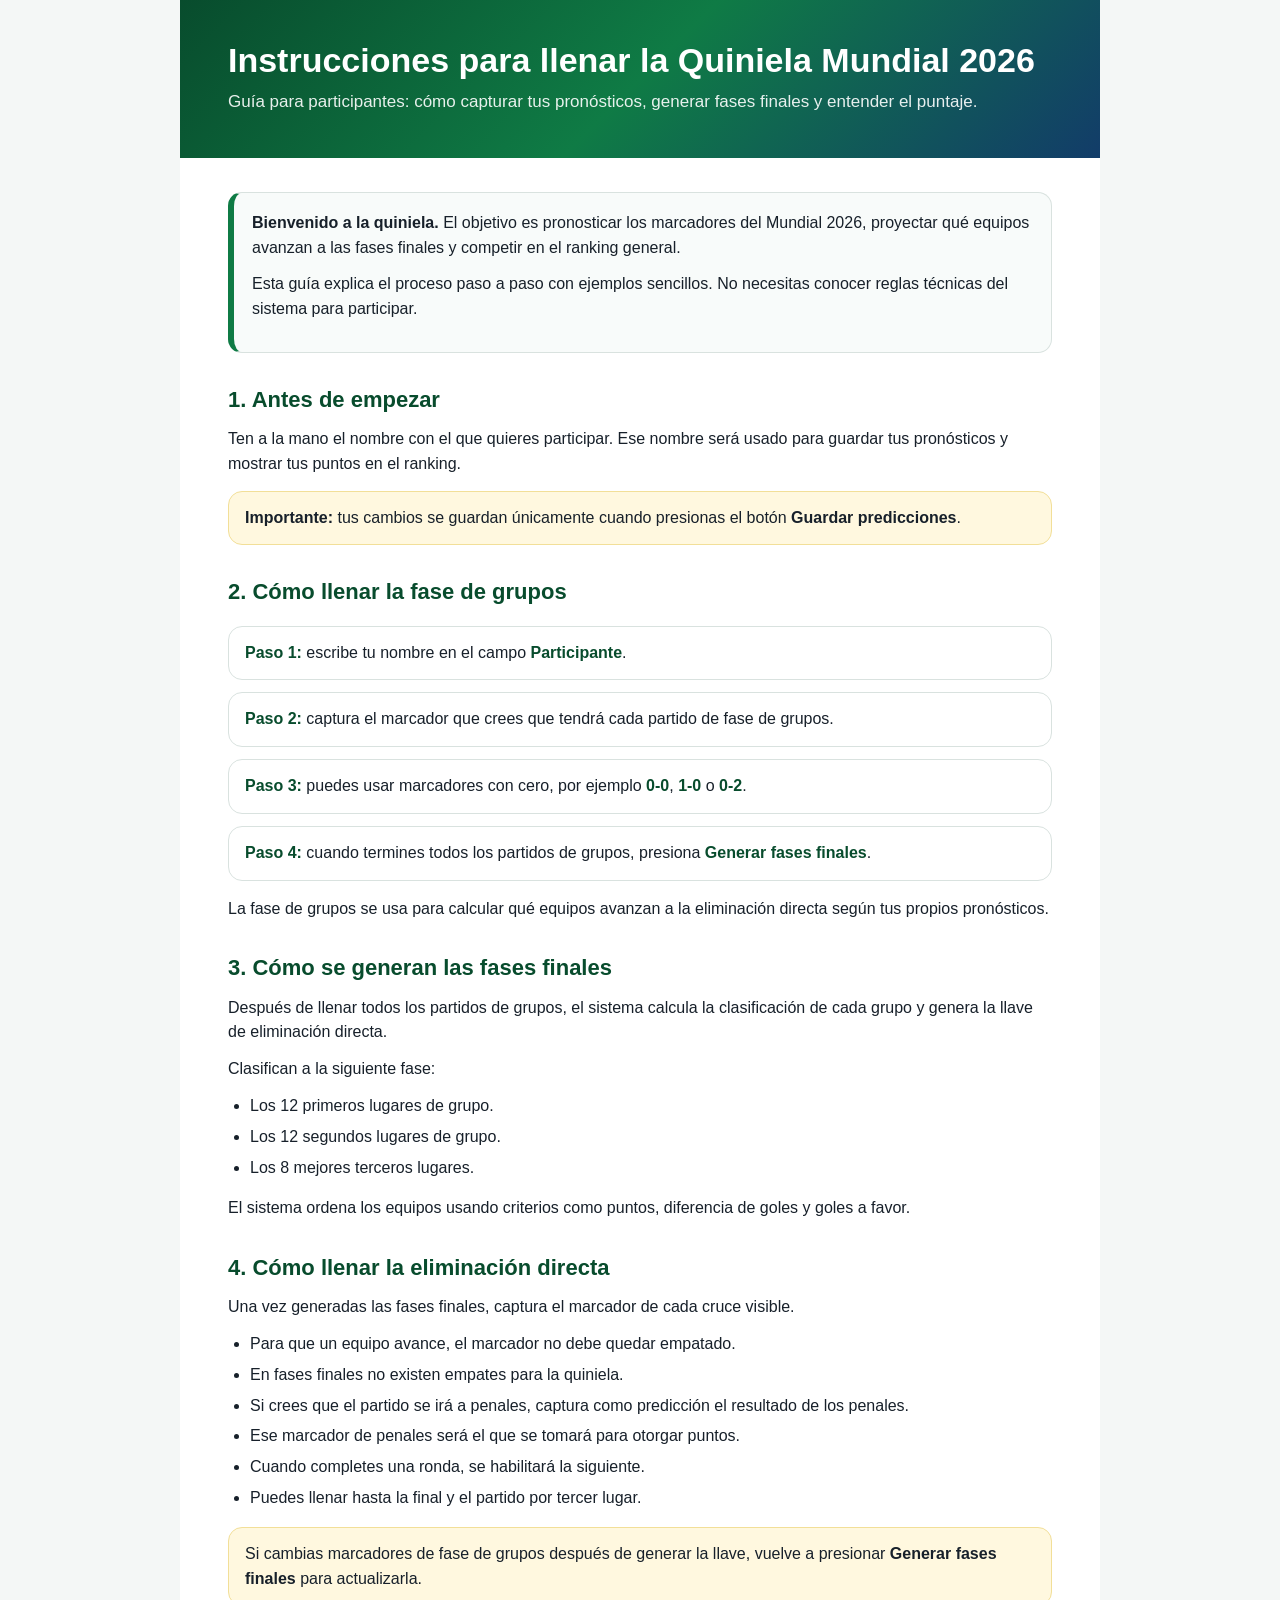
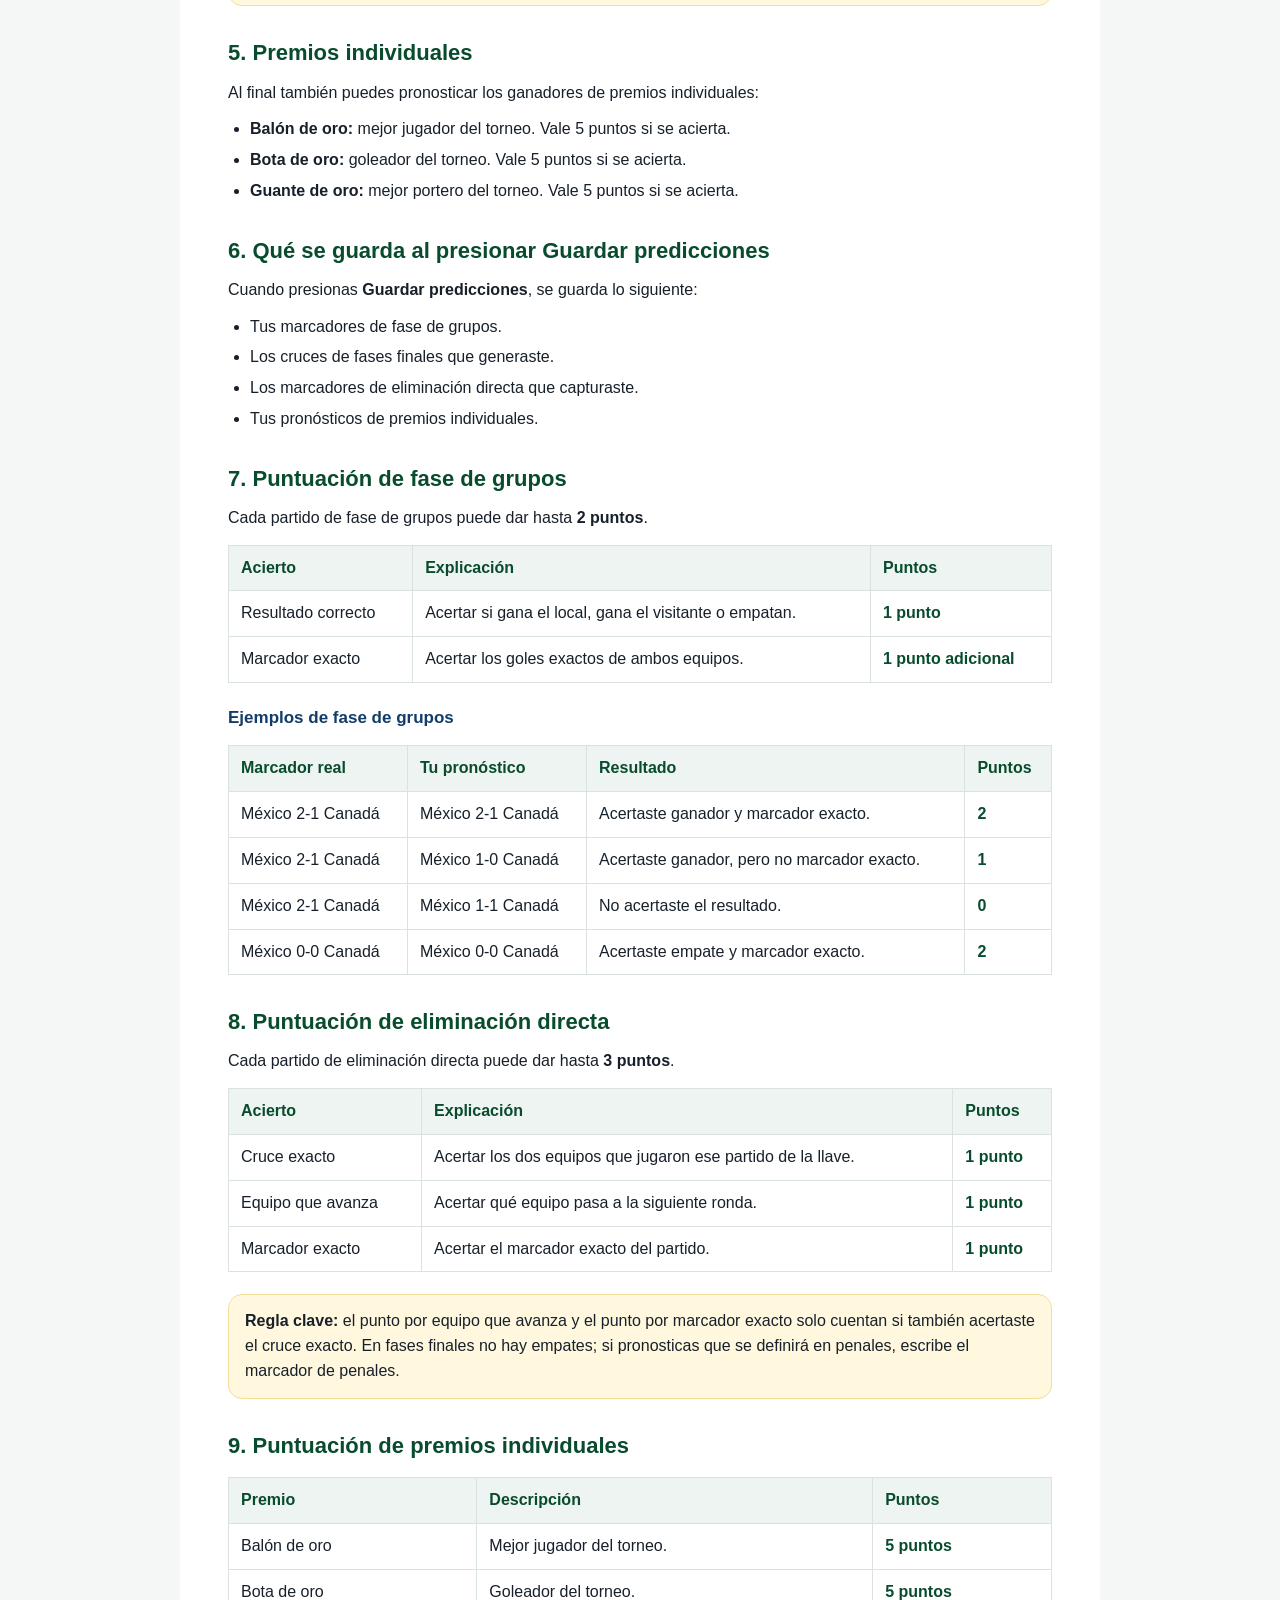
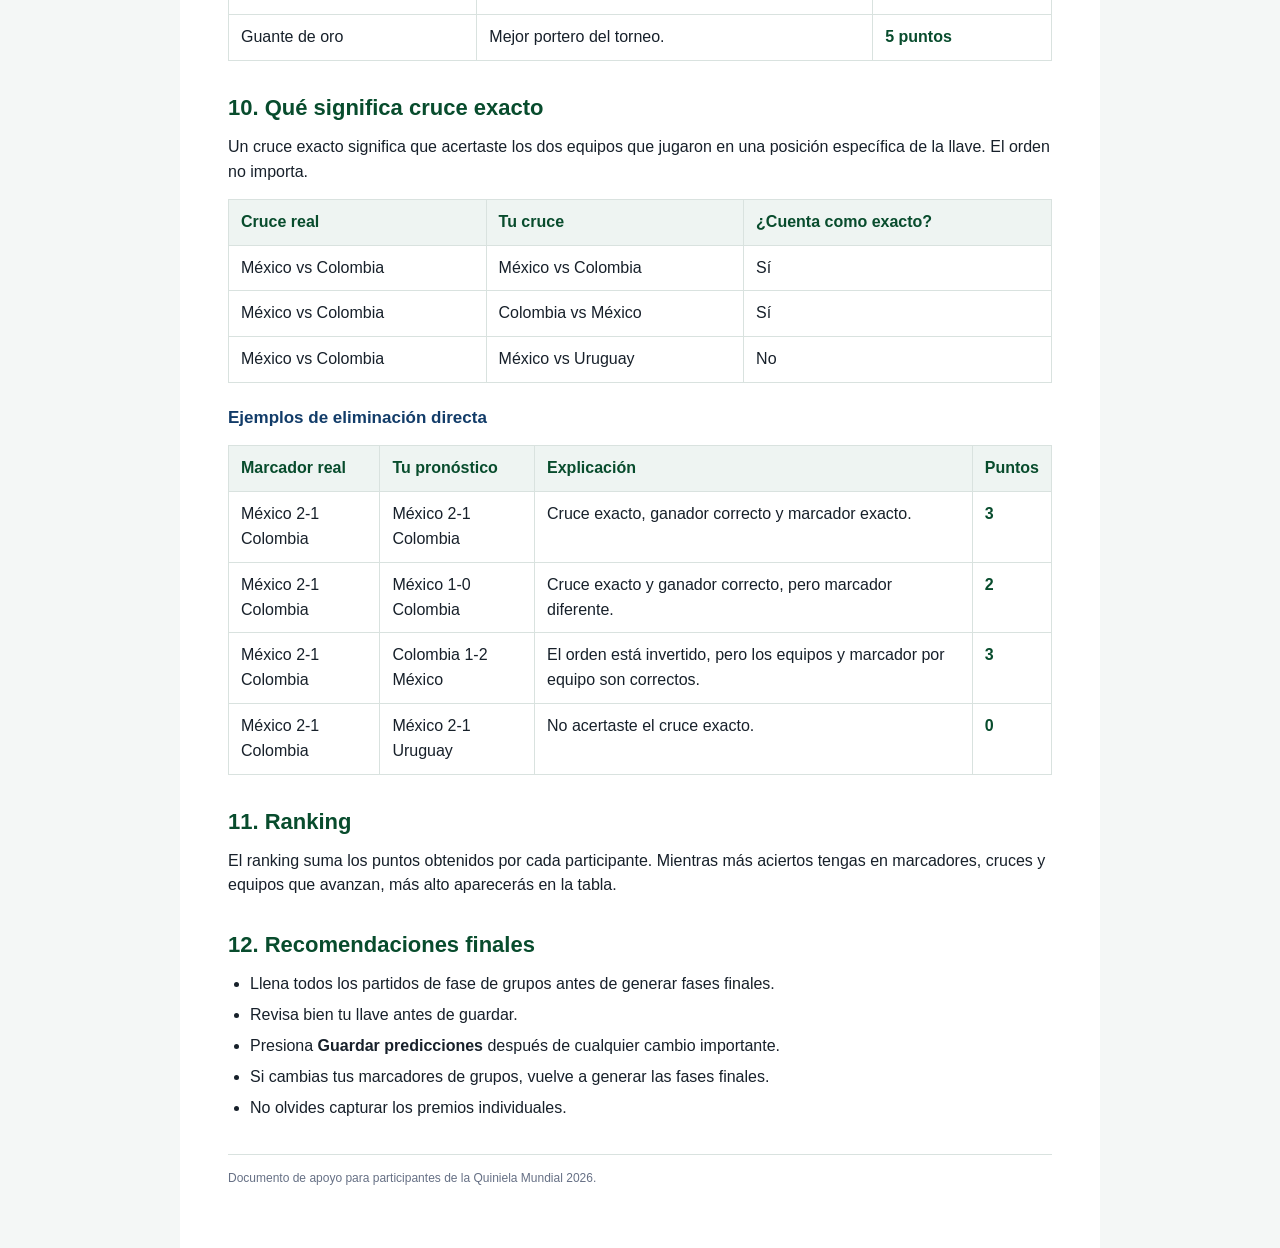
<file: docs/instrucciones_quiniela.html>
<!DOCTYPE html>
<html lang="es">
<head>
  <meta charset="UTF-8" />
  <meta name="viewport" content="width=device-width, initial-scale=1.0" />
  <title>Instrucciones Quiniela Mundial 2026</title>
  <style>
    :root {
      --verde: #0f7b45;
      --verde-oscuro: #084c2d;
      --azul: #123c69;
      --oro: #f2c94c;
      --texto: #17202a;
      --muted: #667085;
      --borde: #d9e2df;
      --fondo: #f4f7f6;
    }

    * {
      box-sizing: border-box;
    }

    body {
      margin: 0;
      font-family: Arial, Helvetica, sans-serif;
      color: var(--texto);
      background: var(--fondo);
      line-height: 1.55;
    }

    .page {
      max-width: 920px;
      margin: 0 auto;
      background: #ffffff;
      min-height: 100vh;
    }

    header {
      background: linear-gradient(135deg, var(--verde-oscuro), var(--verde), var(--azul));
      color: #ffffff;
      padding: 42px 48px;
    }

    header h1 {
      margin: 0 0 10px;
      font-size: 34px;
      line-height: 1.1;
    }

    header p {
      margin: 0;
      font-size: 17px;
      color: rgba(255, 255, 255, 0.9);
    }

    main {
      padding: 34px 48px 48px;
    }

    h2 {
      color: var(--verde-oscuro);
      margin: 30px 0 10px;
      font-size: 22px;
      page-break-after: avoid;
    }

    h3 {
      margin: 20px 0 8px;
      color: var(--azul);
      font-size: 17px;
      page-break-after: avoid;
    }

    p {
      margin: 0 0 12px;
    }

    ul,
    ol {
      margin: 8px 0 16px 22px;
      padding: 0;
    }

    li {
      margin: 6px 0;
    }

    .intro {
      border: 1px solid var(--borde);
      border-left: 6px solid var(--verde);
      border-radius: 14px;
      padding: 18px;
      background: #f8fbfa;
      margin-bottom: 24px;
    }

    .note {
      background: #fff8df;
      border: 1px solid #f2df98;
      border-radius: 14px;
      padding: 14px 16px;
      margin: 14px 0;
    }

    .steps {
      display: grid;
      gap: 12px;
      margin: 16px 0;
    }

    .step {
      border: 1px solid var(--borde);
      border-radius: 14px;
      padding: 14px 16px;
      background: #ffffff;
    }

    .step strong {
      color: var(--verde-oscuro);
    }

    table {
      width: 100%;
      border-collapse: collapse;
      margin: 14px 0 22px;
      page-break-inside: avoid;
    }

    th,
    td {
      border: 1px solid var(--borde);
      padding: 10px 12px;
      text-align: left;
      vertical-align: top;
    }

    th {
      background: #eef4f2;
      color: var(--verde-oscuro);
    }

    .score {
      font-weight: 800;
      color: var(--verde-oscuro);
      white-space: nowrap;
    }

    .footer {
      color: var(--muted);
      font-size: 12px;
      border-top: 1px solid var(--borde);
      margin-top: 34px;
      padding-top: 14px;
    }

    @media print {
      body {
        background: #ffffff;
      }

      .page {
        max-width: none;
      }

      header,
      main {
        padding-left: 32px;
        padding-right: 32px;
      }
    }
  </style>
</head>
<body>
  <div class="page">
    <header>
      <h1>Instrucciones para llenar la Quiniela Mundial 2026</h1>
      <p>Guía para participantes: cómo capturar tus pronósticos, generar fases finales y entender el puntaje.</p>
    </header>

    <main>
      <section class="intro">
        <p><strong>Bienvenido a la quiniela.</strong> El objetivo es pronosticar los marcadores del Mundial 2026, proyectar qué equipos avanzan a las fases finales y competir en el ranking general.</p>
        <p>Esta guía explica el proceso paso a paso con ejemplos sencillos. No necesitas conocer reglas técnicas del sistema para participar.</p>
      </section>

      <h2>1. Antes de empezar</h2>
      <p>Ten a la mano el nombre con el que quieres participar. Ese nombre será usado para guardar tus pronósticos y mostrar tus puntos en el ranking.</p>
      <div class="note">
        <strong>Importante:</strong> tus cambios se guardan únicamente cuando presionas el botón <strong>Guardar predicciones</strong>.
      </div>

      <h2>2. Cómo llenar la fase de grupos</h2>
      <div class="steps">
        <div class="step"><strong>Paso 1:</strong> escribe tu nombre en el campo <strong>Participante</strong>.</div>
        <div class="step"><strong>Paso 2:</strong> captura el marcador que crees que tendrá cada partido de fase de grupos.</div>
        <div class="step"><strong>Paso 3:</strong> puedes usar marcadores con cero, por ejemplo <strong>0-0</strong>, <strong>1-0</strong> o <strong>0-2</strong>.</div>
        <div class="step"><strong>Paso 4:</strong> cuando termines todos los partidos de grupos, presiona <strong>Generar fases finales</strong>.</div>
      </div>

      <p>La fase de grupos se usa para calcular qué equipos avanzan a la eliminación directa según tus propios pronósticos.</p>

      <h2>3. Cómo se generan las fases finales</h2>
      <p>Después de llenar todos los partidos de grupos, el sistema calcula la clasificación de cada grupo y genera la llave de eliminación directa.</p>
      <p>Clasifican a la siguiente fase:</p>
      <ul>
        <li>Los 12 primeros lugares de grupo.</li>
        <li>Los 12 segundos lugares de grupo.</li>
        <li>Los 8 mejores terceros lugares.</li>
      </ul>
      <p>El sistema ordena los equipos usando criterios como puntos, diferencia de goles y goles a favor.</p>

      <h2>4. Cómo llenar la eliminación directa</h2>
      <p>Una vez generadas las fases finales, captura el marcador de cada cruce visible.</p>
      <ul>
        <li>Para que un equipo avance, el marcador no debe quedar empatado.</li>
        <li>En fases finales no existen empates para la quiniela.</li>
        <li>Si crees que el partido se irá a penales, captura como predicción el resultado de los penales.</li>
        <li>Ese marcador de penales será el que se tomará para otorgar puntos.</li>
        <li>Cuando completes una ronda, se habilitará la siguiente.</li>
        <li>Puedes llenar hasta la final y el partido por tercer lugar.</li>
      </ul>

      <div class="note">
        Si cambias marcadores de fase de grupos después de generar la llave, vuelve a presionar <strong>Generar fases finales</strong> para actualizarla.
      </div>

      <h2>5. Premios individuales</h2>
      <p>Al final también puedes pronosticar los ganadores de premios individuales:</p>
      <ul>
        <li><strong>Balón de oro:</strong> mejor jugador del torneo. Vale 5 puntos si se acierta.</li>
        <li><strong>Bota de oro:</strong> goleador del torneo. Vale 5 puntos si se acierta.</li>
        <li><strong>Guante de oro:</strong> mejor portero del torneo. Vale 5 puntos si se acierta.</li>
      </ul>

      <h2>6. Qué se guarda al presionar Guardar predicciones</h2>
      <p>Cuando presionas <strong>Guardar predicciones</strong>, se guarda lo siguiente:</p>
      <ul>
        <li>Tus marcadores de fase de grupos.</li>
        <li>Los cruces de fases finales que generaste.</li>
        <li>Los marcadores de eliminación directa que capturaste.</li>
        <li>Tus pronósticos de premios individuales.</li>
      </ul>

      <h2>7. Puntuación de fase de grupos</h2>
      <p>Cada partido de fase de grupos puede dar hasta <strong>2 puntos</strong>.</p>
      <table>
        <thead>
          <tr>
            <th>Acierto</th>
            <th>Explicación</th>
            <th>Puntos</th>
          </tr>
        </thead>
        <tbody>
          <tr>
            <td>Resultado correcto</td>
            <td>Acertar si gana el local, gana el visitante o empatan.</td>
            <td class="score">1 punto</td>
          </tr>
          <tr>
            <td>Marcador exacto</td>
            <td>Acertar los goles exactos de ambos equipos.</td>
            <td class="score">1 punto adicional</td>
          </tr>
        </tbody>
      </table>

      <h3>Ejemplos de fase de grupos</h3>
      <table>
        <thead>
          <tr>
            <th>Marcador real</th>
            <th>Tu pronóstico</th>
            <th>Resultado</th>
            <th>Puntos</th>
          </tr>
        </thead>
        <tbody>
          <tr>
            <td>México 2-1 Canadá</td>
            <td>México 2-1 Canadá</td>
            <td>Acertaste ganador y marcador exacto.</td>
            <td class="score">2</td>
          </tr>
          <tr>
            <td>México 2-1 Canadá</td>
            <td>México 1-0 Canadá</td>
            <td>Acertaste ganador, pero no marcador exacto.</td>
            <td class="score">1</td>
          </tr>
          <tr>
            <td>México 2-1 Canadá</td>
            <td>México 1-1 Canadá</td>
            <td>No acertaste el resultado.</td>
            <td class="score">0</td>
          </tr>
          <tr>
            <td>México 0-0 Canadá</td>
            <td>México 0-0 Canadá</td>
            <td>Acertaste empate y marcador exacto.</td>
            <td class="score">2</td>
          </tr>
        </tbody>
      </table>

      <h2>8. Puntuación de eliminación directa</h2>
      <p>Cada partido de eliminación directa puede dar hasta <strong>3 puntos</strong>.</p>
      <table>
        <thead>
          <tr>
            <th>Acierto</th>
            <th>Explicación</th>
            <th>Puntos</th>
          </tr>
        </thead>
        <tbody>
          <tr>
            <td>Cruce exacto</td>
            <td>Acertar los dos equipos que jugaron ese partido de la llave.</td>
            <td class="score">1 punto</td>
          </tr>
          <tr>
            <td>Equipo que avanza</td>
            <td>Acertar qué equipo pasa a la siguiente ronda.</td>
            <td class="score">1 punto</td>
          </tr>
          <tr>
            <td>Marcador exacto</td>
            <td>Acertar el marcador exacto del partido.</td>
            <td class="score">1 punto</td>
          </tr>
        </tbody>
      </table>

      <div class="note">
        <strong>Regla clave:</strong> el punto por equipo que avanza y el punto por marcador exacto solo cuentan si también acertaste el cruce exacto. En fases finales no hay empates; si pronosticas que se definirá en penales, escribe el marcador de penales.
      </div>

      <h2>9. Puntuación de premios individuales</h2>
      <table>
        <thead>
          <tr>
            <th>Premio</th>
            <th>Descripción</th>
            <th>Puntos</th>
          </tr>
        </thead>
        <tbody>
          <tr>
            <td>Balón de oro</td>
            <td>Mejor jugador del torneo.</td>
            <td class="score">5 puntos</td>
          </tr>
          <tr>
            <td>Bota de oro</td>
            <td>Goleador del torneo.</td>
            <td class="score">5 puntos</td>
          </tr>
          <tr>
            <td>Guante de oro</td>
            <td>Mejor portero del torneo.</td>
            <td class="score">5 puntos</td>
          </tr>
        </tbody>
      </table>

      <h2>10. Qué significa cruce exacto</h2>
      <p>Un cruce exacto significa que acertaste los dos equipos que jugaron en una posición específica de la llave. El orden no importa.</p>
      <table>
        <thead>
          <tr>
            <th>Cruce real</th>
            <th>Tu cruce</th>
            <th>¿Cuenta como exacto?</th>
          </tr>
        </thead>
        <tbody>
          <tr>
            <td>México vs Colombia</td>
            <td>México vs Colombia</td>
            <td>Sí</td>
          </tr>
          <tr>
            <td>México vs Colombia</td>
            <td>Colombia vs México</td>
            <td>Sí</td>
          </tr>
          <tr>
            <td>México vs Colombia</td>
            <td>México vs Uruguay</td>
            <td>No</td>
          </tr>
        </tbody>
      </table>

      <h3>Ejemplos de eliminación directa</h3>
      <table>
        <thead>
          <tr>
            <th>Marcador real</th>
            <th>Tu pronóstico</th>
            <th>Explicación</th>
            <th>Puntos</th>
          </tr>
        </thead>
        <tbody>
          <tr>
            <td>México 2-1 Colombia</td>
            <td>México 2-1 Colombia</td>
            <td>Cruce exacto, ganador correcto y marcador exacto.</td>
            <td class="score">3</td>
          </tr>
          <tr>
            <td>México 2-1 Colombia</td>
            <td>México 1-0 Colombia</td>
            <td>Cruce exacto y ganador correcto, pero marcador diferente.</td>
            <td class="score">2</td>
          </tr>
          <tr>
            <td>México 2-1 Colombia</td>
            <td>Colombia 1-2 México</td>
            <td>El orden está invertido, pero los equipos y marcador por equipo son correctos.</td>
            <td class="score">3</td>
          </tr>
          <tr>
            <td>México 2-1 Colombia</td>
            <td>México 2-1 Uruguay</td>
            <td>No acertaste el cruce exacto.</td>
            <td class="score">0</td>
          </tr>
        </tbody>
      </table>

      <h2>11. Ranking</h2>
      <p>El ranking suma los puntos obtenidos por cada participante. Mientras más aciertos tengas en marcadores, cruces y equipos que avanzan, más alto aparecerás en la tabla.</p>

      <h2>12. Recomendaciones finales</h2>
      <ul>
        <li>Llena todos los partidos de fase de grupos antes de generar fases finales.</li>
        <li>Revisa bien tu llave antes de guardar.</li>
        <li>Presiona <strong>Guardar predicciones</strong> después de cualquier cambio importante.</li>
        <li>Si cambias tus marcadores de grupos, vuelve a generar las fases finales.</li>
        <li>No olvides capturar los premios individuales.</li>
      </ul>

      <p class="footer">Documento de apoyo para participantes de la Quiniela Mundial 2026.</p>
    </main>
  </div>
</body>
</html>
</file>
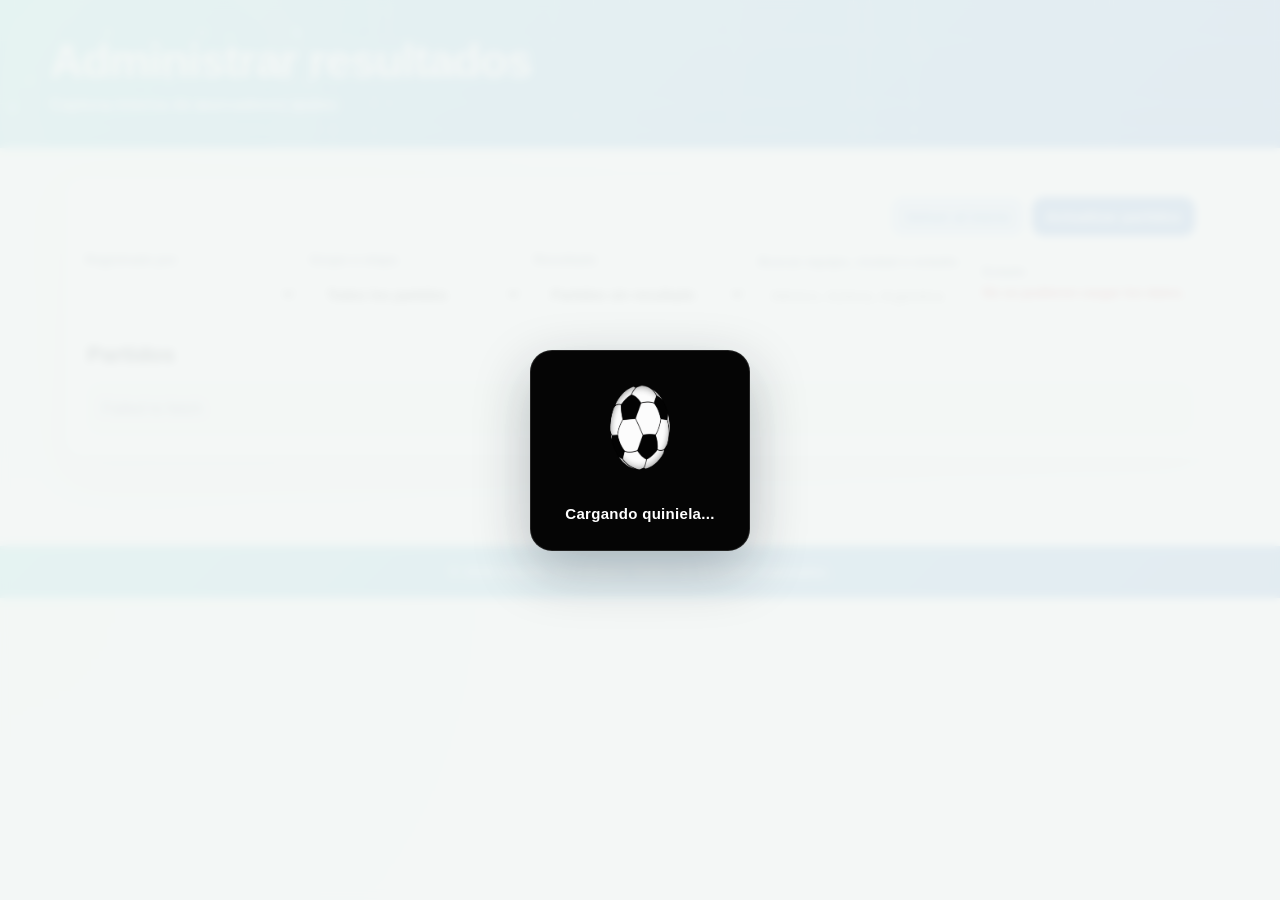
<file: src/QuinielaMundial.Api/wwwroot/admin-resultados.html>
<!DOCTYPE html>
<html lang="es">
<head>
  <meta charset="UTF-8" />
  <meta name="viewport" content="width=device-width, initial-scale=1.0" />
  <title>Administrar resultados - Quiniela Mundial 2026</title>
  <link rel="stylesheet" href="styles.css" />
</head>
<body data-loader-manual="true">
  <div class="page-loader" id="pageLoader" role="status" aria-live="polite" aria-label="Cargando contenido">
    <div class="page-loader-card">
      <div class="soccer-loader" aria-hidden="true">
        <img class="soccer-loader-gif" src="assets/soccer-loader.gif" alt="" />
      </div>
      <p>Cargando quiniela...</p>
    </div>
  </div>

  <header class="hero">
    <div class="hero-content">
      <h1>Administrar resultados</h1>
      <p style="font-weight: bold;">Captura interna de marcadores reales</p>
    </div>
  </header>

  <main class="container">
    <section class="panel" style="margin-top:10px">
      <div class="acciones" style="margin-top: 0;">
        <button class="btn-secondary" onclick="window.location.href='index.html'">Volver al inicio</button>
        <button class="btn-primary" id="btnActualizarResultados">Actualizar partidos</button>
      </div>

      <div class="admin-resultados-filtros">
        <div>
          <label for="registradorResultado">Registrado por</label>
          <select id="registradorResultado"></select>
        </div>
        <div>
          <label for="adminGrupoFiltro">Grupo o etapa</label>
          <select id="adminGrupoFiltro">
            <option value="TODOS">Todos los partidos</option>
          </select>
        </div>
        <div>
          <label for="adminResultadoFiltro">Resultado</label>
          <select id="adminResultadoFiltro">
            <option value="SIN_RESULTADO" selected>Partidos sin resultado</option>
            <option value="CON_RESULTADO">Partidos con resultado</option>
            <option value="TODOS">Todos</option>
          </select>
        </div>
        <div>
          <label for="adminBuscar">Buscar equipo, ciudad o estadio</label>
          <input id="adminBuscar" type="search" placeholder="México, Azteca, Argentina..." />
        </div>
        <div class="filtro-estado">
          <label>Estado</label>
          <div class="guardar-estado" id="adminResultadosEstado" aria-live="polite" style="text-align:left;margin-top:0;">Cargando partidos...</div>
        </div>
      </div>

      <div class="section-title">
        <h2>Partidos</h2>
        <small id="adminResultadosContador"></small>
      </div>

      <section class="admin-resultados-lista" id="adminResultadosListado"></section>
    </section>
  </main>

  <footer class="footer">
    <p>© 2026 Impulso Tecnológico. Todos los derechos reservados.</p>
  </footer>

  <script src="config.js"></script>
  <script src="maintenance.js"></script>
  <script src="loader.js"></script>
  <script src="admin-resultados.js"></script>
</body>
</html>
</file>
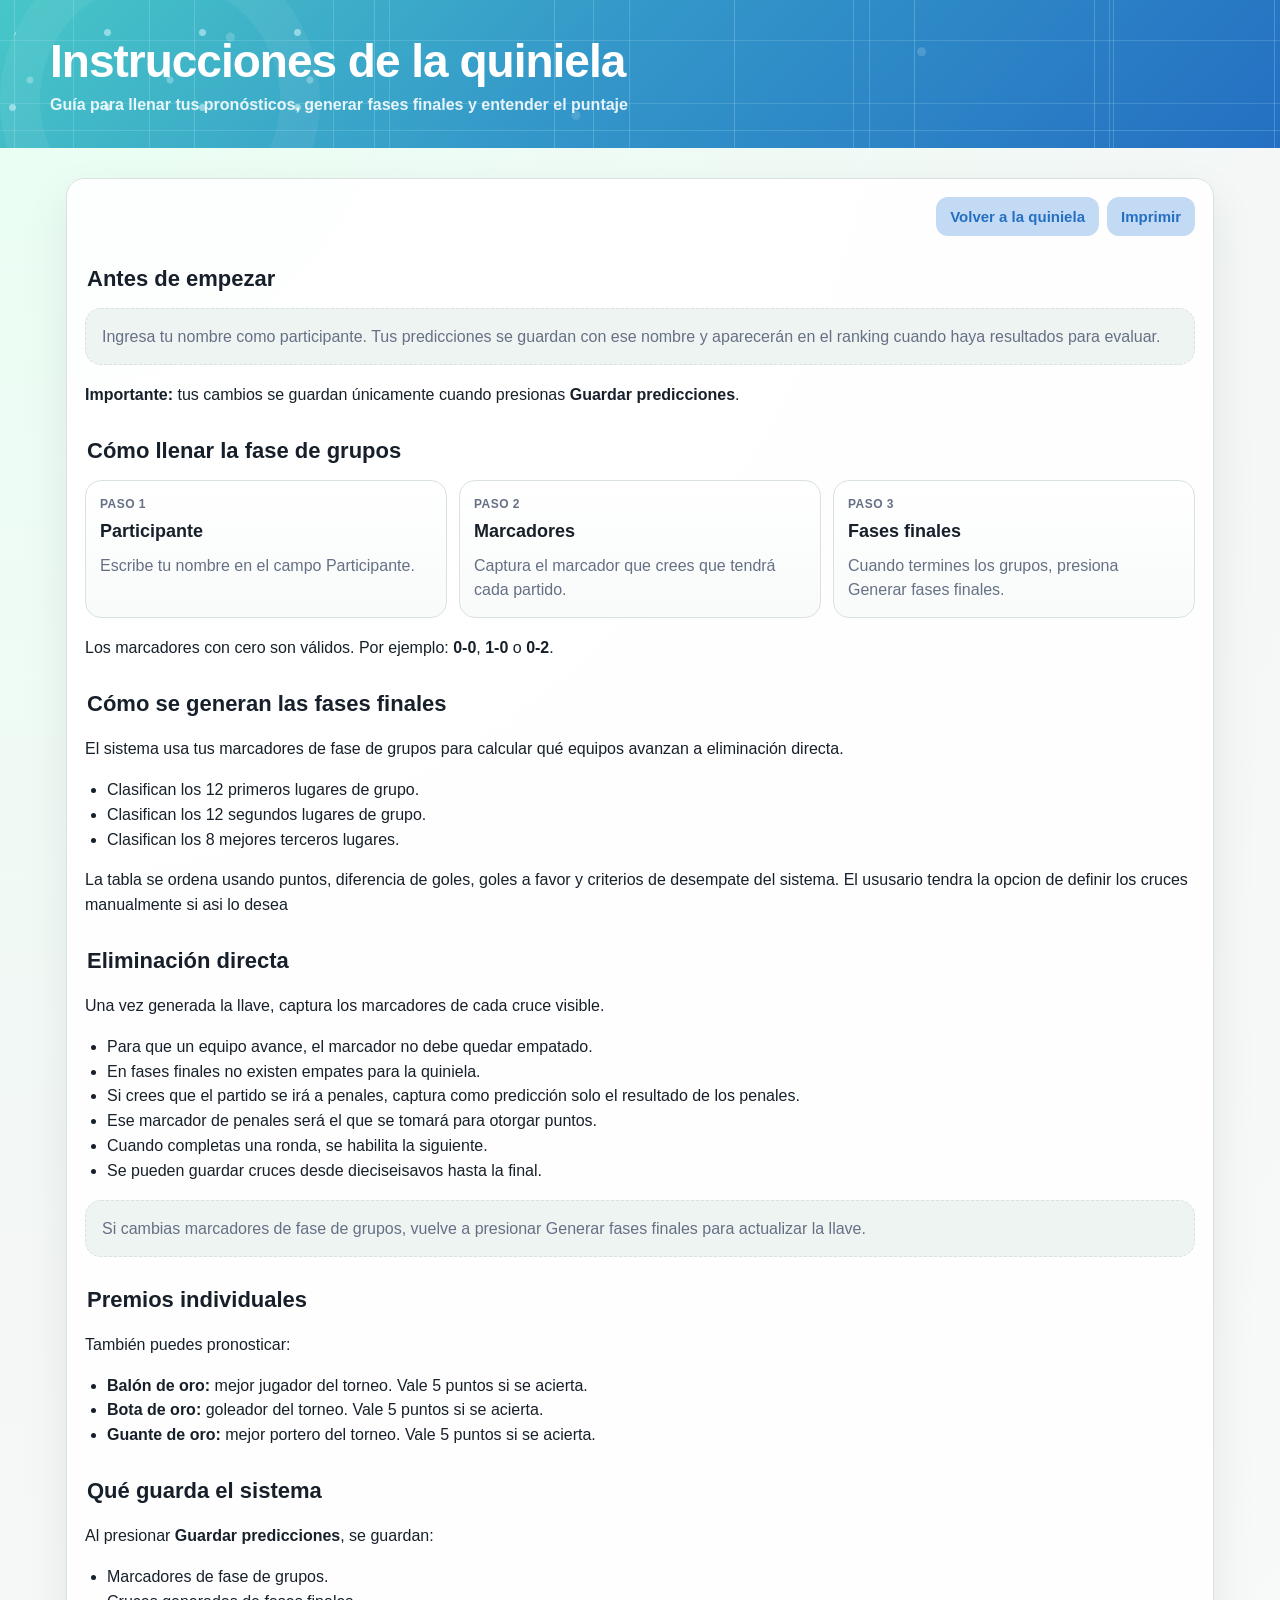
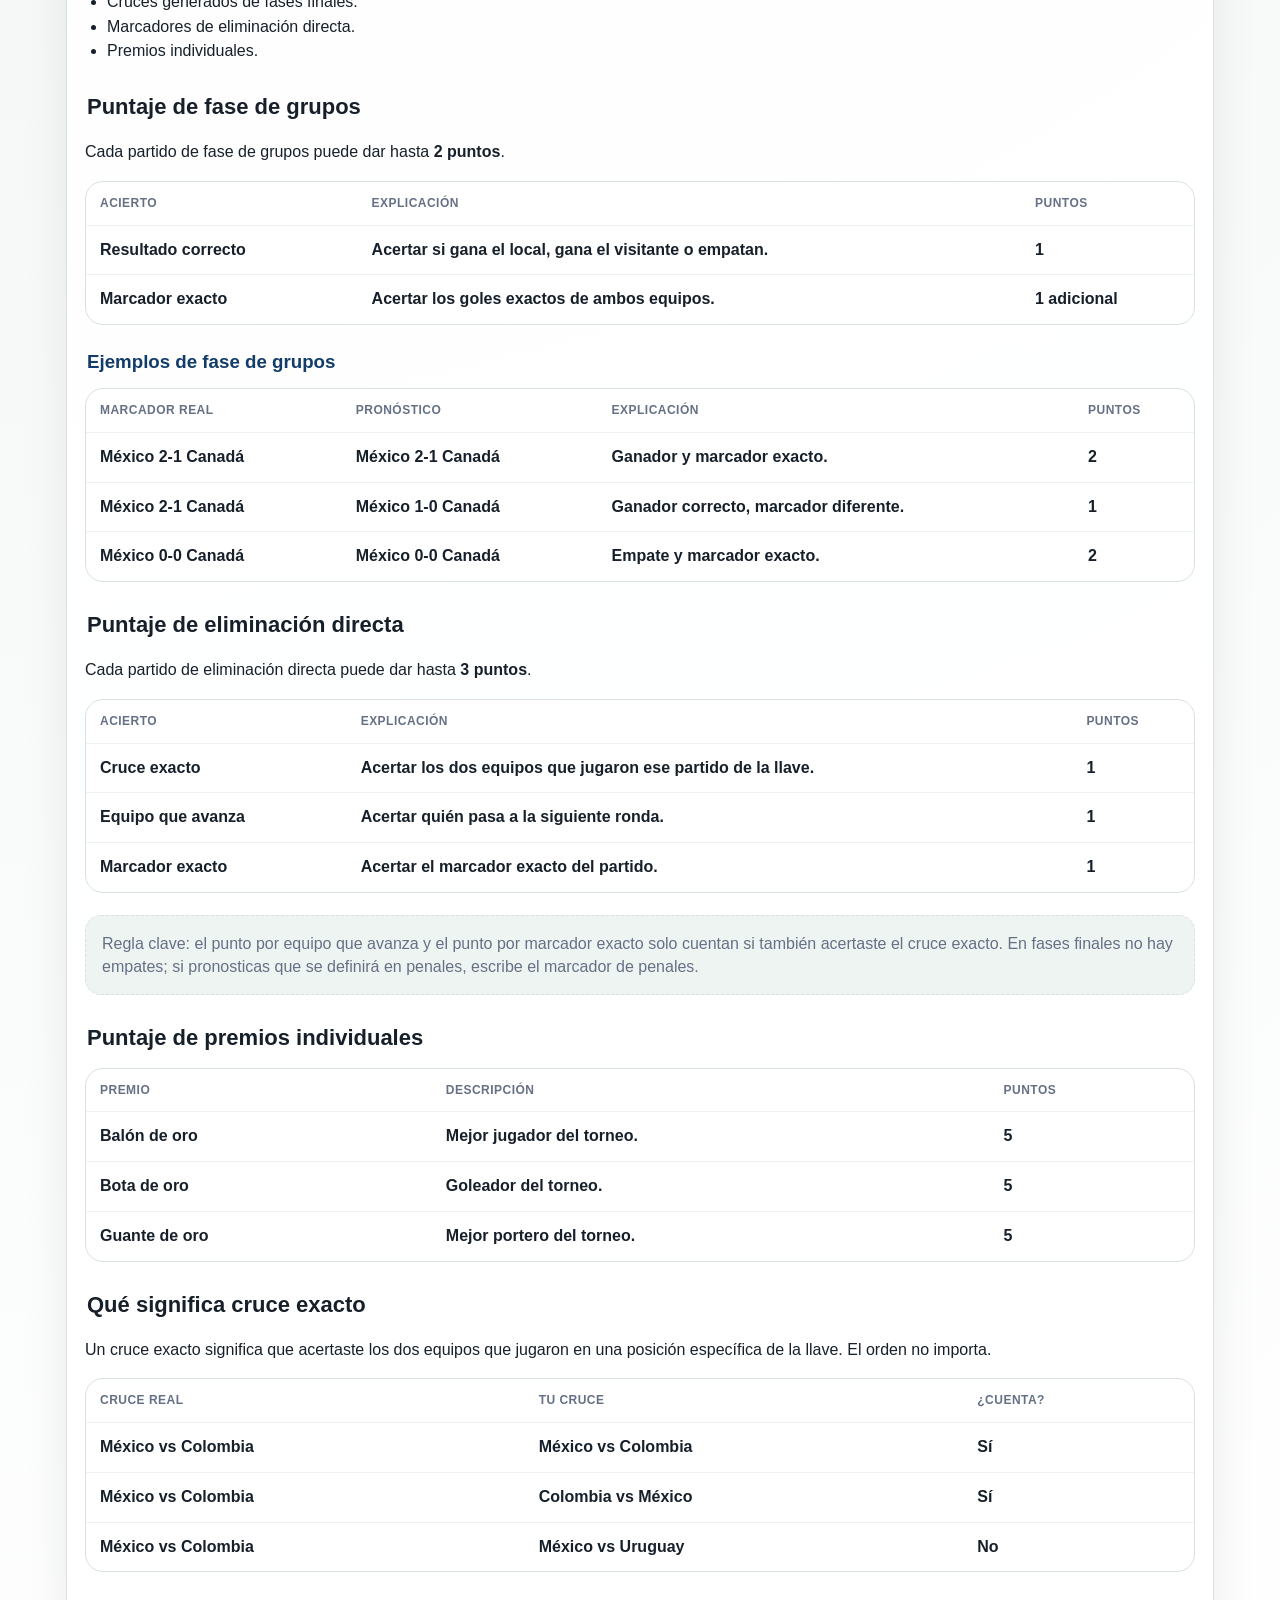
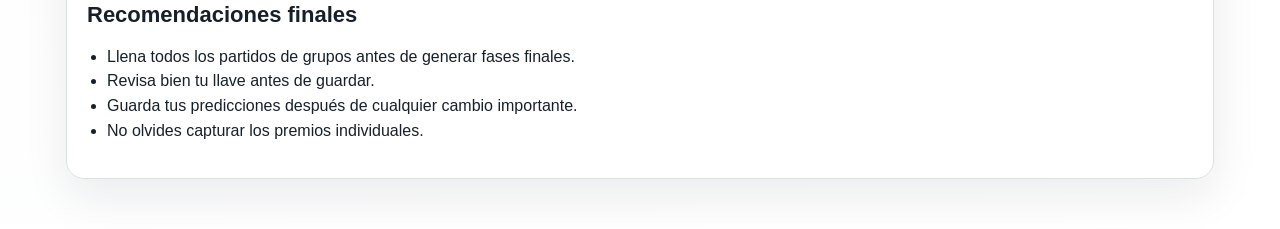
<file: src/QuinielaMundial.Api/wwwroot/instrucciones_quiniela.html>
<!DOCTYPE html>
<html lang="es">
<head>
  <meta charset="UTF-8" />
  <meta name="viewport" content="width=device-width, initial-scale=1.0" />
  <title>Instrucciones - Quiniela Mundial 2026</title>
  <link rel="stylesheet" href="styles.css" />
</head>
<body>
  <div class="page-loader" id="pageLoader" role="status" aria-live="polite" aria-label="Cargando contenido">
    <div class="page-loader-card">
      <div class="soccer-loader" aria-hidden="true">
        <img class="soccer-loader-gif" src="assets/soccer-loader.gif" alt="" />
      </div>
      <p>Cargando quiniela...</p>
    </div>
  </div>

  <header class="hero">
    <div class="hero-content">
      <h1>Instrucciones de la quiniela</h1>
      <p style="font-weight: bold;">Guía para llenar tus pronósticos, generar fases finales y entender el puntaje</p>
    </div>
  </header>

  <main class="container">
    <section class="panel instrucciones-content" style="margin-top:10px">
      <div class="acciones" style="margin-top: 0;">
        <button class="btn-secondary" onclick="window.location.href='index.html'">Volver a la quiniela</button>
        <button class="btn-secondary" onclick="window.print()">Imprimir</button>
      </div>

      <div class="section-title">
        <h2>Antes de empezar</h2>
      </div>
      <div class="placeholder instrucciones-destacado">
        Ingresa tu nombre como participante. Tus predicciones se guardan con ese nombre y aparecerán en el ranking cuando haya resultados para evaluar.
      </div>
      <p><strong>Importante:</strong> tus cambios se guardan únicamente cuando presionas <strong>Guardar predicciones</strong>.</p>

      <div class="section-title">
        <h2>Cómo llenar la fase de grupos</h2>
      </div>
      <div class="instrucciones-grid">
        <article class="stat">
          <span>Paso 1</span>
          <strong>Participante</strong>
          <p>Escribe tu nombre en el campo Participante.</p>
        </article>
        <article class="stat">
          <span>Paso 2</span>
          <strong>Marcadores</strong>
          <p>Captura el marcador que crees que tendrá cada partido.</p>
        </article>
        <article class="stat">
          <span>Paso 3</span>
          <strong>Fases finales</strong>
          <p>Cuando termines los grupos, presiona Generar fases finales.</p>
        </article>
      </div>
      <p>Los marcadores con cero son válidos. Por ejemplo: <strong>0-0</strong>, <strong>1-0</strong> o <strong>0-2</strong>.</p>

      <div class="section-title">
        <h2>Cómo se generan las fases finales</h2>
      </div>
      <p>El sistema usa tus marcadores de fase de grupos para calcular qué equipos avanzan a eliminación directa.</p>
      <ul>
        <li>Clasifican los 12 primeros lugares de grupo.</li>
        <li>Clasifican los 12 segundos lugares de grupo.</li>
        <li>Clasifican los 8 mejores terceros lugares.</li>
      </ul>
      <p>La tabla se ordena usando puntos, diferencia de goles, goles a favor y criterios de desempate del sistema. El ususario tendra la opcion de definir los cruces manualmente si asi lo desea</p>

      <div class="section-title">
        <h2>Eliminación directa</h2>
      </div>
      <p>Una vez generada la llave, captura los marcadores de cada cruce visible.</p>
      <ul>
        <li>Para que un equipo avance, el marcador no debe quedar empatado.</li>
        <li>En fases finales no existen empates para la quiniela.</li>
        <li>Si crees que el partido se irá a penales, captura como predicción solo el resultado de los penales.</li>
        <li>Ese marcador de penales será el que se tomará para otorgar puntos.</li>
        <li>Cuando completas una ronda, se habilita la siguiente.</li>
        <li>Se pueden guardar cruces desde dieciseisavos hasta la final.</li>
      </ul>
      <div class="placeholder instrucciones-destacado">
        Si cambias marcadores de fase de grupos, vuelve a presionar Generar fases finales para actualizar la llave.
      </div>

      <div class="section-title">
        <h2>Premios individuales</h2>
      </div>
      <p>También puedes pronosticar:</p>
      <ul>
        <li><strong>Balón de oro:</strong> mejor jugador del torneo. Vale 5 puntos si se acierta.</li>
        <li><strong>Bota de oro:</strong> goleador del torneo. Vale 5 puntos si se acierta.</li>
        <li><strong>Guante de oro:</strong> mejor portero del torneo. Vale 5 puntos si se acierta.</li>
      </ul>

      <div class="section-title">
        <h2>Qué guarda el sistema</h2>
      </div>
      <p>Al presionar <strong>Guardar predicciones</strong>, se guardan:</p>
      <ul>
        <li>Marcadores de fase de grupos.</li>
        <li>Cruces generados de fases finales.</li>
        <li>Marcadores de eliminación directa.</li>
        <li>Premios individuales.</li>
      </ul>

      <div class="section-title">
        <h2>Puntaje de fase de grupos</h2>
      </div>
      <p>Cada partido de fase de grupos puede dar hasta <strong>2 puntos</strong>.</p>
      <div class="ranking-table-wrap instrucciones-tabla">
        <table class="ranking-table">
          <thead>
            <tr>
              <th>Acierto</th>
              <th>Explicación</th>
              <th>Puntos</th>
            </tr>
          </thead>
          <tbody>
            <tr>
              <td>Resultado correcto</td>
              <td>Acertar si gana el local, gana el visitante o empatan.</td>
              <td>1</td>
            </tr>
            <tr>
              <td>Marcador exacto</td>
              <td>Acertar los goles exactos de ambos equipos.</td>
              <td>1 adicional</td>
            </tr>
          </tbody>
        </table>
      </div>

      <h3>Ejemplos de fase de grupos</h3>
      <div class="ranking-table-wrap instrucciones-tabla">
        <table class="ranking-table">
          <thead>
            <tr>
              <th>Marcador real</th>
              <th>Pronóstico</th>
              <th>Explicación</th>
              <th>Puntos</th>
            </tr>
          </thead>
          <tbody>
            <tr>
              <td>México 2-1 Canadá</td>
              <td>México 2-1 Canadá</td>
              <td>Ganador y marcador exacto.</td>
              <td>2</td>
            </tr>
            <tr>
              <td>México 2-1 Canadá</td>
              <td>México 1-0 Canadá</td>
              <td>Ganador correcto, marcador diferente.</td>
              <td>1</td>
            </tr>
            <tr>
              <td>México 0-0 Canadá</td>
              <td>México 0-0 Canadá</td>
              <td>Empate y marcador exacto.</td>
              <td>2</td>
            </tr>
          </tbody>
        </table>
      </div>

      <div class="section-title">
        <h2>Puntaje de eliminación directa</h2>
      </div>
      <p>Cada partido de eliminación directa puede dar hasta <strong>3 puntos</strong>.</p>
      <div class="ranking-table-wrap instrucciones-tabla">
        <table class="ranking-table">
          <thead>
            <tr>
              <th>Acierto</th>
              <th>Explicación</th>
              <th>Puntos</th>
            </tr>
          </thead>
          <tbody>
            <tr>
              <td>Cruce exacto</td>
              <td>Acertar los dos equipos que jugaron ese partido de la llave.</td>
              <td>1</td>
            </tr>
            <tr>
              <td>Equipo que avanza</td>
              <td>Acertar quién pasa a la siguiente ronda.</td>
              <td>1</td>
            </tr>
            <tr>
              <td>Marcador exacto</td>
              <td>Acertar el marcador exacto del partido.</td>
              <td>1</td>
            </tr>
          </tbody>
        </table>
      </div>
      <div class="placeholder instrucciones-destacado">
        Regla clave: el punto por equipo que avanza y el punto por marcador exacto solo cuentan si también acertaste el cruce exacto. En fases finales no hay empates; si pronosticas que se definirá en penales, escribe el marcador de penales.
      </div>

      <div class="section-title">
        <h2>Puntaje de premios individuales</h2>
      </div>
      <div class="ranking-table-wrap instrucciones-tabla">
        <table class="ranking-table">
          <thead>
            <tr>
              <th>Premio</th>
              <th>Descripción</th>
              <th>Puntos</th>
            </tr>
          </thead>
          <tbody>
            <tr>
              <td>Balón de oro</td>
              <td>Mejor jugador del torneo.</td>
              <td>5</td>
            </tr>
            <tr>
              <td>Bota de oro</td>
              <td>Goleador del torneo.</td>
              <td>5</td>
            </tr>
            <tr>
              <td>Guante de oro</td>
              <td>Mejor portero del torneo.</td>
              <td>5</td>
            </tr>
          </tbody>
        </table>
      </div>

      <div class="section-title">
        <h2>Qué significa cruce exacto</h2>
      </div>
      <p>Un cruce exacto significa que acertaste los dos equipos que jugaron en una posición específica de la llave. El orden no importa.</p>
      <div class="ranking-table-wrap instrucciones-tabla">
        <table class="ranking-table">
          <thead>
            <tr>
              <th>Cruce real</th>
              <th>Tu cruce</th>
              <th>¿Cuenta?</th>
            </tr>
          </thead>
          <tbody>
            <tr>
              <td>México vs Colombia</td>
              <td>México vs Colombia</td>
              <td>Sí</td>
            </tr>
            <tr>
              <td>México vs Colombia</td>
              <td>Colombia vs México</td>
              <td>Sí</td>
            </tr>
            <tr>
              <td>México vs Colombia</td>
              <td>México vs Uruguay</td>
              <td>No</td>
            </tr>
          </tbody>
        </table>
      </div>

      <div class="section-title">
        <h2>Recomendaciones finales</h2>
      </div>
      <ul>
        <li>Llena todos los partidos de grupos antes de generar fases finales.</li>
        <li>Revisa bien tu llave antes de guardar.</li>
        <li>Guarda tus predicciones después de cualquier cambio importante.</li>
        <li>No olvides capturar los premios individuales.</li>
      </ul>
    </section>
  </main>
  <script src="config.js"></script>
  <script src="maintenance.js"></script>
  <script src="loader.js"></script>
</body>
</html>
</file>
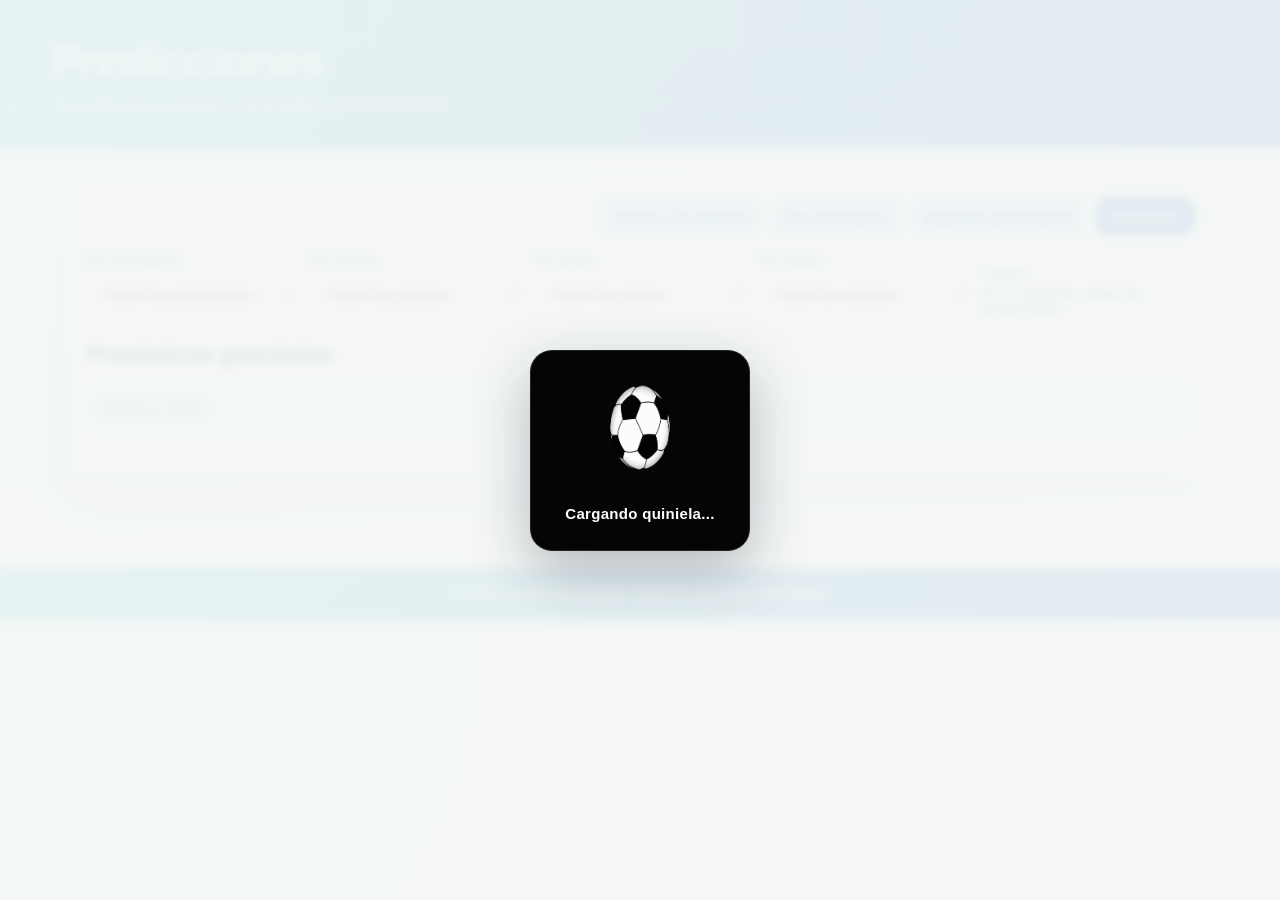
<file: src/QuinielaMundial.Api/wwwroot/predicciones.html>
<!DOCTYPE html>
<html lang="es">
<head>
  <meta charset="UTF-8" />
  <meta name="viewport" content="width=device-width, initial-scale=1.0" />
  <title>Predicciones - Quiniela Mundial 2026</title>
  <link rel="stylesheet" href="styles.css" />
</head>
<body class="pagina-predicciones" data-loader-manual="true">
  <div class="page-loader" id="pageLoader" role="status" aria-live="polite" aria-label="Cargando contenido">
    <div class="page-loader-card">
      <div class="soccer-loader" aria-hidden="true">
        <img class="soccer-loader-gif" src="assets/soccer-loader.gif" alt="" />
      </div>
      <p>Cargando quiniela...</p>
    </div>
  </div>

  <header class="hero">
    <div class="hero-content">
      <h1>Predicciones</h1>
      <p style="font-weight: bold;">Consulta de pronósticos guardados por participante</p>
    </div>
  </header>

  <main class="container">
    <section class="panel" style="margin-top:10px">
      <div class="acciones" style="margin-top: 0;">
        <button class="btn-secondary" onclick="window.location.href='index.html'">Volver a la quiniela</button>
        <button class="btn-secondary" onclick="window.location.href='ranking.html'">Ver resultados</button>
        <button class="btn-secondary" id="btnImprimirParticipante">Imprimir participante</button>
        <button class="btn-primary" id="btnActualizarPredicciones">Actualizar</button>
      </div>

      <div class="predicciones-filtros">
        <div>
          <label for="participanteFiltro">Ver participante</label>
          <select id="participanteFiltro">
            <option value="TODOS">Todos los participantes</option>
          </select>
        </div>
        <div>
          <label for="partidoFiltro">Ver partido</label>
          <select id="partidoFiltro">
            <option value="TODOS">Todos los partidos</option>
          </select>
        </div>
        <div>
          <label for="grupoPrediccionFiltro">Ver grupo</label>
          <select id="grupoPrediccionFiltro">
            <option value="TODOS">Todos los grupos</option>
          </select>
        </div>
        <div>
          <label for="equipoFiltro">Ver equipo</label>
          <select id="equipoFiltro">
            <option value="TODOS">Todos los equipos</option>
          </select>
        </div>
        <div>
          <label>Estado</label>
          <div class="guardar-estado" id="prediccionesEstado" aria-live="polite" style="text-align: left; margin-top: 0;">Cargando predicciones...</div>
        </div>
      </div>

      <div class="section-title">
        <h2>Pronósticos guardados</h2>
        <small id="contadorPredicciones"></small>
      </div>

      <section class="ranking-dashboard" id="prediccionesListado"></section>
    </section>
  </main>

  <footer class="footer">
    <p>© 2026 Impulso Tecnológico. Todos los derechos reservados.</p>
  </footer>

  <script src="config.js"></script>
  <script src="maintenance.js"></script>
  <script src="loader.js"></script>
  <script src="predicciones.js"></script>
</body>
</html>
</file>
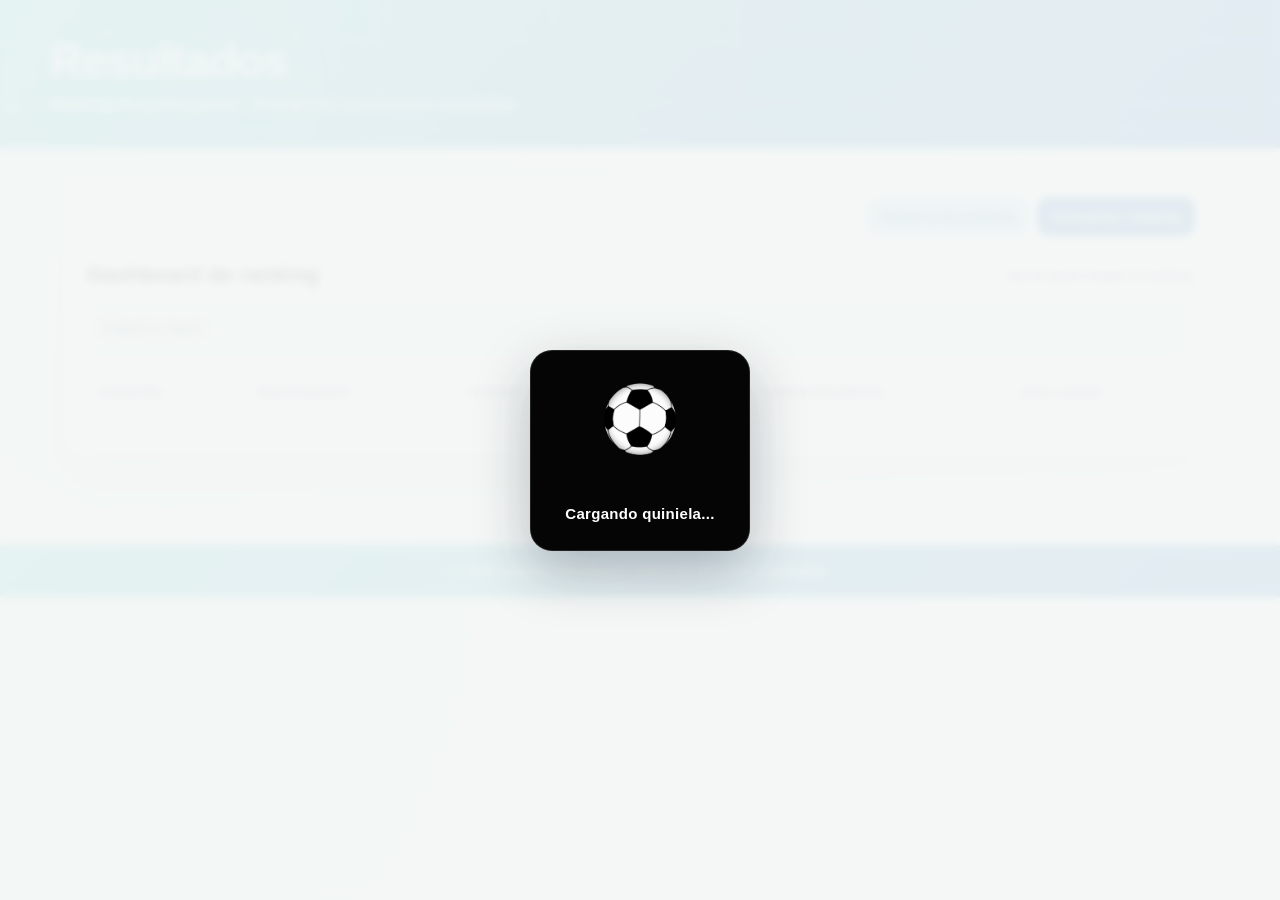
<file: src/QuinielaMundial.Api/wwwroot/ranking.html>
<!DOCTYPE html>
<html lang="es">
<head>
  <meta charset="UTF-8" />
  <meta name="viewport" content="width=device-width, initial-scale=1.0" />
  <title>Resultados - Quiniela Mundial 2026</title>
  <link rel="stylesheet" href="styles.css" />
</head>
<body data-loader-manual="true">
    <div class="page-loader" id="pageLoader" role="status" aria-live="polite" aria-label="Cargando contenido">
        <div class="page-loader-card">
            <div class="soccer-loader" aria-hidden="true">
                <img class="soccer-loader-gif" src="assets/soccer-loader.gif" alt="" />
            </div>
            <p>Cargando quiniela...</p>
        </div>
    </div>

    <header class="hero">
        <div class="hero-content">
            <h1>Resultados</h1>
            <p style="font-weight: bold;">Ranking de participantes · Puntos por pronósticos evaluados</p>
        </div>
    </header>

    <main class="container">
        <section class="panel" style="margin-top:10px">
            <div class="acciones" style="margin-top: 0;">
                <button class="btn-secondary" onclick="window.location.href='index.html'">Volver a la quiniela</button>
                <button class="btn-primary" id="btnActualizarRanking">Actualizar ranking</button>
            </div>

            <div class="section-title">
                <h2>Dashboard de ranking</h2>
                <small id="rankingEstado">Cargando ranking...</small>
            </div>

            <section class="ranking-dashboard">
                <div class="podium" id="rankingPodium"></div>
                <div class="ranking-table-wrap">
                    <table class="ranking-table">
                        <thead>
                            <tr>
                                <th>Posición</th>
                                <th>Participante</th>
                                <th>Puntos</th>
                                <th>Exactos</th>
                                <th>Ganador/empate</th>
                                <th>Evaluados</th>
                            </tr>
                        </thead>
                        <tbody id="rankingTabla"></tbody>
                    </table>
                </div>
            </section>
        </section>
    </main>
    <footer class="footer">
        <p>© 2026 Impulso Tecnológico. Todos los derechos reservados.</p>
    </footer>
    <script src="config.js"></script>
    <script src="maintenance.js"></script>
    <script src="loader.js"></script>
    <script src="ranking.js"></script>
</body>
</html>
</file>
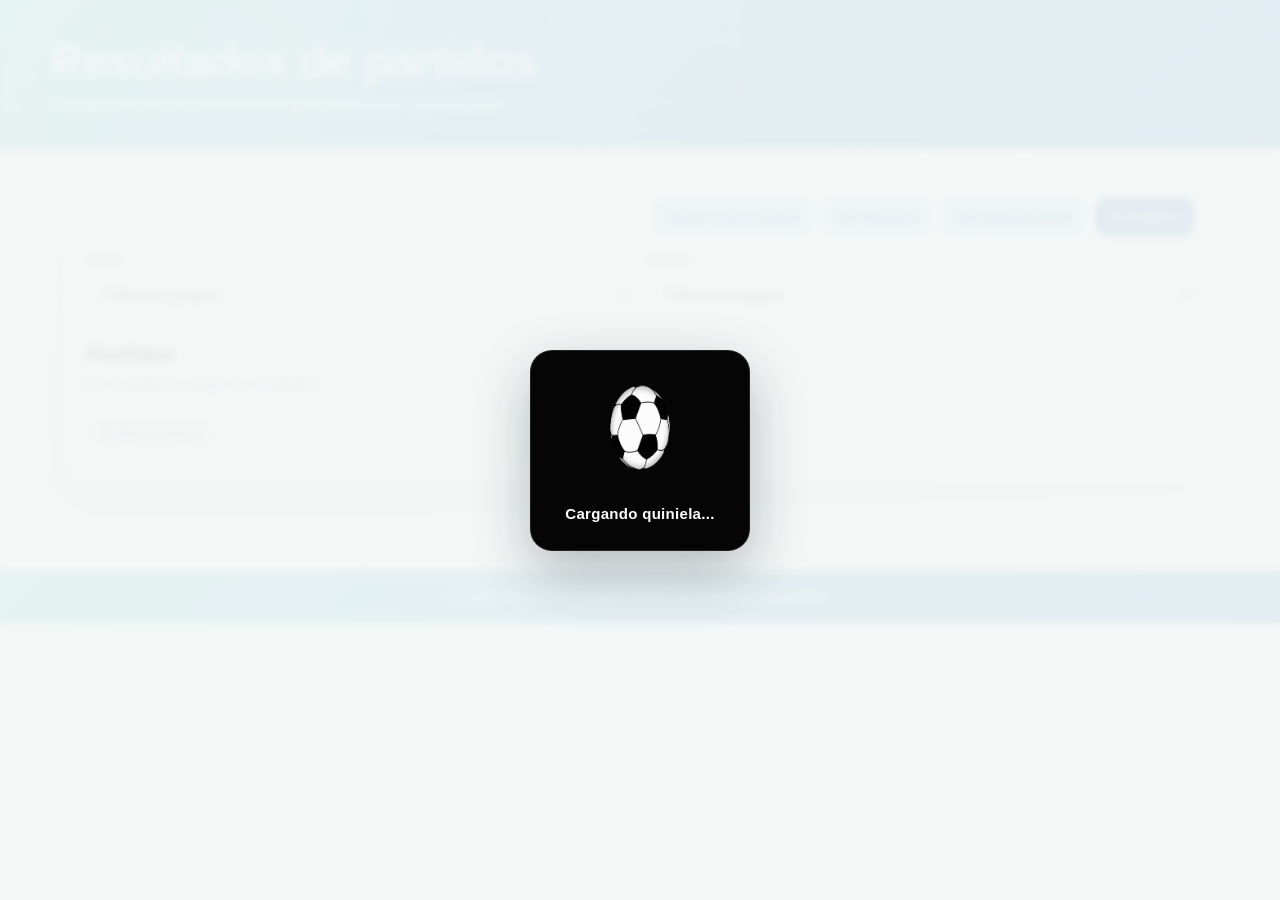
<file: src/QuinielaMundial.Api/wwwroot/resultados-partidos.html>
<!DOCTYPE html>
<html lang="es">
<head>
  <meta charset="UTF-8" />
  <meta name="viewport" content="width=device-width, initial-scale=1.0" />
  <title>Resultados de partidos - Quiniela Mundial 2026</title>
  <link rel="stylesheet" href="styles.css" />
</head>
<body class="pagina-resultados-partidos" data-loader-manual="true">
  <div class="page-loader" id="pageLoader" role="status" aria-live="polite" aria-label="Cargando contenido">
    <div class="page-loader-card">
      <div class="soccer-loader" aria-hidden="true">
        <img class="soccer-loader-gif" src="assets/soccer-loader.gif" alt="" />
      </div>
      <p>Cargando quiniela...</p>
    </div>
  </div>

  <header class="hero">
    <div class="hero-content">
      <h1>Resultados de partidos</h1>
      <p style="font-weight: bold;">Marcadores reales y resultados guardados por participante</p>
    </div>
  </header>

  <main class="container">
    <section class="panel" style="margin-top:10px">
      <div class="acciones" style="margin-top: 0;">
        <button class="btn-secondary" onclick="window.location.href='index.html'">Volver a la quiniela</button>
        <button class="btn-secondary" onclick="window.location.href='ranking.html'">Ver ranking</button>
        <button class="btn-secondary" onclick="window.location.href='predicciones.html'">Ver predicciones</button>
        <button class="btn-primary" id="btnActualizarResultadosPartidos">Actualizar</button>
      </div>

      <div class="predicciones-filtros resultados-filtros">
        <div>
          <label for="grupoResultadoFiltro">Grupo</label>
          <select id="grupoResultadoFiltro">
            <option value="TODOS">Todos los grupos</option>
          </select>
        </div>
        <div>
          <label for="equipoResultadoFiltro">Equipo</label>
          <select id="equipoResultadoFiltro">
            <option value="TODOS">Todos los equipos</option>
          </select>
        </div>
      </div>

      <div class="section-title">
        <h2>Partidos</h2>
        <small id="contadorResultadosPartidos"></small>
      </div>
      <p class="fecha-contexto" id="resultadosPartidosEstado" aria-live="polite">Cargando partidos...</p>

      <section class="resultados-partidos" id="resultadosPartidos"></section>
    </section>
  </main>

  <div class="modal-backdrop resultados-modal" id="resultadosParticipantesModal" role="dialog" aria-modal="true" aria-labelledby="resultadosModalTitulo" hidden>
    <div class="modal-card resultados-modal-card">
      <div class="modal-header">
        <div>
          <span class="voto-label">Resultados de participantes</span>
          <h2 id="resultadosModalTitulo">Partido</h2>
          <p id="resultadosModalDetalle" class="resultado-partido-meta"></p>
        </div>
        <button class="btn-secondary modal-close" type="button" id="cerrarResultadosModal">Cerrar</button>
      </div>
      <div id="resultadosModalContenido" class="resultados-modal-contenido"></div>
    </div>
  </div>

  <footer class="footer">
    <p>© 2026 Impulso Tecnológico. Todos los derechos reservados.</p>
  </footer>

  <script src="config.js"></script>
  <script src="maintenance.js"></script>
  <script src="loader.js"></script>
  <script src="resultados-partidos.js"></script>
</body>
</html>
</file>
<file: src/QuinielaMundial.Api/wwwroot/styles.css>
:root {
  --verde: #0f7b45;
  --verde-oscuro: #084c2d;
  --rojo: #c1272d;
  --oro: #f2c94c;
  --fondo: #f4f7f6;
  --texto: #17202a;
  --muted: #667085;
  --borde: #d9e2df;
  --card: #ffffff;
  --azul: #123c69;
}

* {
  box-sizing: border-box;
}

body {
  margin: 0;
  font-family: Arial, Helvetica, sans-serif;
  background: radial-gradient(circle at top left, #e9fff3 0, #f4f7f6 35%, #ffffff 100%);
  color: var(--texto);
}

body.maintenance-active {
  overflow: hidden;
}

.maintenance-screen {
  position: fixed;
  inset: 0;
  z-index: 20000;
  display: grid;
  place-items: center;
  min-height: 100vh;
  padding: 24px;
  background:
    radial-gradient(circle at 18% 16%, rgba(71, 199, 199, 0.28) 0 120px, transparent 260px),
    radial-gradient(circle at 82% 78%, rgba(36, 111, 194, 0.24) 0 140px, transparent 300px),
    linear-gradient(135deg, #f8fbff 0%, #eef7f5 48%, #ffffff 100%);
}

.maintenance-card {
  width: min(620px, 100%);
  padding: clamp(28px, 5vw, 52px);
  border: 1px solid rgba(36, 111, 194, 0.18);
  border-radius: 28px;
  background: rgba(255, 255, 255, 0.94);
  box-shadow: 0 28px 80px rgba(16, 24, 40, 0.18);
  text-align: center;
}

.maintenance-badge {
  display: inline-flex;
  align-items: center;
  justify-content: center;
  margin-bottom: 18px;
  padding: 8px 13px;
  border-radius: 999px;
  background: #e7f6ee;
  color: var(--verde-oscuro);
  font-size: 12px;
  font-weight: 900;
  letter-spacing: 0.12em;
  text-transform: uppercase;
}

.maintenance-card h1 {
  margin: 0;
  color: #10182c;
  font-size: clamp(34px, 7vw, 64px);
  letter-spacing: -0.05em;
  line-height: 0.95;
}

.maintenance-card p {
  max-width: 520px;
  margin: 22px auto 0;
  color: #2d3e59;
  font-size: clamp(16px, 2vw, 19px);
  font-weight: 700;
  line-height: 1.55;
}

.maintenance-status {
  display: inline-flex;
  align-items: center;
  gap: 10px;
  margin-top: 28px;
  padding: 12px 15px;
  border: 1px solid #d9e5fb;
  border-radius: 16px;
  background: #f8fbff;
  color: #246fc2;
  font-size: 14px;
}

.maintenance-status span {
  width: 10px;
  height: 10px;
  border-radius: 999px;
  background: #246fc2;
  box-shadow: 0 0 0 6px rgba(36, 111, 194, 0.12);
}

.page-loader {
  position: fixed;
  inset: 0;
  z-index: 9999;
  display: grid;
  place-items: center;
  background: rgba(244, 247, 246, 0.92);
  backdrop-filter: blur(4px);
  opacity: 1;
  pointer-events: auto;
  transition: opacity 180ms cubic-bezier(0.23, 1, 0.32, 1), visibility 0s linear 0s;
  visibility: visible;
}

.page-loader.is-hidden {
  opacity: 0;
  pointer-events: none;
  transition: opacity 180ms cubic-bezier(0.23, 1, 0.32, 1), visibility 0s linear 180ms;
  visibility: hidden;
}

.page-loader-card {
  display: grid;
  justify-items: center;
  gap: 14px;
  min-width: 220px;
  padding: 28px 30px;
  border: 1px solid rgba(255, 255, 255, 0.12);
  border-radius: 22px;
  background: #050505;
  box-shadow: 0 20px 55px rgba(16, 24, 40, 0.28);
}

.page-loader-card p {
  margin: 0;
  color: #ffffff;
  font-size: 15px;
  font-weight: 900;
  letter-spacing: 0.02em;
}

.soccer-loader {
  position: relative;
  display: grid;
  place-items: center;
  width: 112px;
  height: 112px;
}

.soccer-loader-gif {
  display: block;
  width: 112px;
  height: 112px;
  object-fit: contain;
}

@media (prefers-reduced-motion: reduce) {
  .page-loader,
  .page-loader.is-hidden {
    transition: none;
  }
}

/**/
.footer {
    background: linear-gradient(135deg, #47C7C7, #3498C9, #246FC2);
    color: #ffffff;
    text-align: center;
    padding: 18px 12px;
    font-size: 14px;
    font-weight: 500;
    margin-top: 40px;
}

    .footer p {
        margin: 0;
    }
/**/
.hero {
    background: radial-gradient(circle at 18% 25%, rgba(255, 255, 255, 0.18) 0 4px, transparent 5px), radial-gradient(circle at 72% 35%, rgba(255, 255, 255, 0.16) 0 4px, transparent 5px), radial-gradient(circle at 45% 78%, rgba(255, 255, 255, 0.14) 0 4px, transparent 5px), linear-gradient(135deg, #47c7c7 0%, #3498c9 45%, #246fc2 100%);
    color: white;
    padding: 34px 18px;
    position: relative;
    overflow: hidden;
    border-radius: 0px;
}

    /* Líneas tipo circuito */
    .hero::before {
        content: "";
        position: absolute;
        inset: 0;
        background: linear-gradient(90deg, transparent 0 8%, rgba(180, 235, 245, 0.35) 8% 8.6%, transparent 8.6% 100%), linear-gradient(0deg, transparent 0 18%, rgba(180, 235, 245, 0.28) 18% 18.6%, transparent 18.6% 100%), linear-gradient(90deg, transparent 0 28%, rgba(180, 235, 245, 0.32) 28% 28.5%, transparent 28.5% 100%), linear-gradient(0deg, transparent 0 42%, rgba(180, 235, 245, 0.25) 42% 42.6%, transparent 42.6% 100%), linear-gradient(90deg, transparent 0 62%, rgba(180, 235, 245, 0.30) 62% 62.5%, transparent 62.5% 100%), linear-gradient(0deg, transparent 0 76%, rgba(180, 235, 245, 0.25) 76% 76.6%, transparent 76.6% 100%);
        background-size: 180px 120px, 220px 160px, 260px 140px, 200px 180px, 240px 130px, 280px 170px;
        opacity: 0.75;
        pointer-events: none;
    }

    /* Puntos del circuito */
    .hero::after {
        content: "";
        position: absolute;
        inset: 0;
        background: radial-gradient(circle, rgba(210, 245, 250, 0.7) 0 3px, transparent 4px), radial-gradient(circle, rgba(210, 245, 250, 0.45) 0 3px, transparent 4px);
        background-size: 95px 75px, 140px 110px;
        background-position: 20px 15px, 60px 45px;
        opacity: 0.8;
        pointer-events: none;
    }

    /* Para que el contenido quede arriba del fondo */
    .hero > * {
        position: relative;
        z-index: 1;
    }
/*.hero {
  background: linear-gradient(135deg, var(--verde-oscuro), var(--verde), #174c73);
  color: white;
  padding: 34px 18px;
  position: relative;
  overflow: hidden;
}*/

.hero::after {
  content: "";
  position: absolute;
  width: 240px;
  height: 240px;
  border-radius: 50%;
  border: 40px solid rgba(255, 255, 255, 0.08);
  right: -70px;
  top: -60px;
}

.hero-content {
  max-width: 1180px;
  margin: auto;
  position: relative;
  z-index: 1;
}

.hero h1 {
  margin: 0 0 8px;
  font-size: clamp(28px, 4vw, 46px);
  letter-spacing: -1px;
}

.hero p {
  margin: 0;
  color: rgba(255, 255, 255, 0.88);
  font-size: 16px;
}

.container {
  max-width: 1180px;
  margin: 0 auto;
  padding: 20px 16px 50px;
}

.panel {
  background: rgba(255, 255, 255, 0.92);
  border: 1px solid var(--borde);
  border-radius: 18px;
  box-shadow: 0 18px 45px rgba(16, 24, 40, 0.08);
  padding: 18px;
  margin-top: -22px;
  position: relative;
  z-index: 3;
}

.toolbar {
  display: grid;
  grid-template-columns: 1.2fr 0.7fr 1fr;
  gap: 12px;
  align-items: end;
}

label {
  display: block;
  font-size: 13px;
  color: var(--muted);
  margin-bottom: 6px;
  font-weight: 700;
}

input,
select,
button {
  font-family: inherit;
  font-size: 15px;
}

input,
select {
  width: 100%;
  border: 1px solid var(--borde);
  border-radius: 12px;
  padding: 11px 12px;
  outline: none;
  background: white;
  transition: 0.2s;
}

input:focus,
select:focus {
  border-color: var(--verde);
  box-shadow: 0 0 0 4px rgba(15, 123, 69, 0.12);
}

.acciones {
  display: flex;
  gap: 8px;
  flex-wrap: wrap;
  justify-content: flex-end;
}

button {
  border: 0;
  border-radius: 12px;
  padding: 11px 14px;
  cursor: pointer;
  font-weight: 700;
  transition: 0.2s;
}

button:hover {
  transform: translateY(-1px);
  box-shadow: 0 8px 18px rgba(16, 24, 40, 0.12);
}

.btn-primary {
    background: #246FC2;
    color: white;
}

.btn-secondary {
    background: #C3DAF4;
    color: #246FC2;
}

.btn-danger {
  background: #ffecec;
  color: var(--rojo);
}

.guardar-estado {
  min-height: 20px;
  margin-top: 8px;
  color: var(--muted);
  font-size: 13px;
  font-weight: 700;
  text-align: right;
}

.guardar-estado.ok {
  color: var(--verde-oscuro);
}

.guardar-estado.error {
  color: var(--rojo);
}

.resumen {
  display: grid;
  grid-template-columns: repeat(4, 1fr);
  gap: 12px;
  margin-top: 16px;
}

.stat {
  background: linear-gradient(180deg, #ffffff, #f8fbfa);
  border: 1px solid var(--borde);
  border-radius: 16px;
  padding: 14px;
}

.stat span {
  display: block;
  color: var(--muted);
  font-size: 12px;
  font-weight: 700;
  text-transform: uppercase;
  letter-spacing: 0.04em;
}

.stat strong {
  display: block;
  font-size: 28px;
  margin-top: 4px;
}

.section-title {
  display: flex;
  justify-content: space-between;
  align-items: center;
  margin: 26px 2px 12px;
  gap: 12px;
}

.section-title h2 {
  margin: 0;
  font-size: 22px;
}

.section-title small {
  color: var(--muted);
  font-weight: 700;
}

.public-panel {
  display: grid;
  gap: 18px;
}

.acciones-publicas {
  justify-content: flex-start;
}

.dashboard-publico {
  display: grid;
  grid-template-columns: 1fr;
  gap: 18px;
  align-items: start;
}

.top-ranking-card,
.partidos-dia-card {
  background: #f8fbfa;
  border: 1px solid var(--borde);
  border-radius: 18px;
  padding: 16px;
}

.top-ranking-card .section-title,
.partidos-dia-card .section-title {
  margin-top: 0;
}

.fecha-contexto {
  margin: -4px 2px 14px;
  color: var(--muted);
  font-size: 13px;
  font-weight: 700;
}

.votaciones-destacadas {
  display: grid;
  grid-template-columns: repeat(2, minmax(0, 1fr));
  gap: 32px;
}

.voto-card {
  background: #ffffff;
  border: 1px solid #edf1f7;
  border-radius: 9px;
  box-shadow: 0 8px 16px rgba(15, 23, 42, 0.12);
  padding: 30px 34px;
  min-height: 192px;
  display: grid;
  grid-template-rows: auto 1fr auto;
  align-content: start;
  gap: 18px;
  position: relative;
}

.voto-card[hidden] {
  display: none;
}

.voto-label {
  color: #006b24;
  font-size: 14px;
  font-weight: 900;
  letter-spacing: 0.12em;
  line-height: 1.25;
  text-transform: uppercase;
}

.voto-tooltip {
  position: absolute;
  top: 16px;
  right: 16px;
  z-index: 2;
  display: grid;
  place-items: center;
  width: 24px;
  height: 24px;
  border: 1px solid #d9e5fb;
  border-radius: 999px;
  background: #f8fbff;
  color: #246fc2;
  cursor: help;
  font-size: 13px;
  font-weight: 900;
  line-height: 1;
}

.voto-tooltip::after {
  content: attr(data-tooltip);
  position: absolute;
  right: 0;
  bottom: calc(100% + 10px);
  width: min(280px, calc(100vw - 48px));
  padding: 10px 12px;
  border-radius: 10px;
  background: #10182c;
  box-shadow: 0 12px 30px rgba(16, 24, 44, 0.2);
  color: #ffffff;
  font-size: 12px;
  font-weight: 700;
  letter-spacing: 0;
  line-height: 1.35;
  opacity: 0;
  pointer-events: none;
  text-transform: none;
  transform: translateY(4px);
  transition: opacity 160ms ease, transform 160ms ease;
}

.voto-tooltip:hover::after,
.voto-tooltip:focus::after {
  opacity: 1;
  transform: translateY(0);
}

.voto-card strong {
  color: #10182c;
  font-size: clamp(28px, 4.2vw, 40px);
  font-weight: 600;
  letter-spacing: -0.03em;
  line-height: 1.02;
  overflow-wrap: anywhere;
}

.voto-card strong .equipo-con-bandera {
  justify-content: flex-start;
  gap: 16px;
}

.voto-card .flag-equipo {
  width: 68px;
  height: 50px;
  border-radius: 5px;
  box-shadow: 0 2px 0 #008c35, 0 0 0 3px rgba(0, 140, 53, 0.14);
}

.voto-card small {
  color: #2d3e59;
  font-size: 14px;
  font-weight: 800;
  display: flex;
  align-items: center;
  gap: 10px;
  border-top: 1px solid #d9e5fb;
  padding-top: 18px;
  align-self: end;
}

.voto-card small::before {
  background: #006b24;
  content: "";
  flex: 0 0 22px;
  width: 22px;
  height: 22px;
  -webkit-mask: url("data:image/svg+xml,%3Csvg xmlns='http://www.w3.org/2000/svg' viewBox='0 0 24 24'%3E%3Cpath fill='black' d='M9 16.17 4.83 12l-1.42 1.41L9 19 21 7l-1.41-1.41z'/%3E%3C/svg%3E") center / contain no-repeat;
  mask: url("data:image/svg+xml,%3Csvg xmlns='http://www.w3.org/2000/svg' viewBox='0 0 24 24'%3E%3Cpath fill='black' d='M9 16.17 4.83 12l-1.42 1.41L9 19 21 7l-1.41-1.41z'/%3E%3C/svg%3E") center / contain no-repeat;
}

.voto-card-score small::before {
  background: #4ade80;
  -webkit-mask-image: url("data:image/svg+xml,%3Csvg xmlns='http://www.w3.org/2000/svg' viewBox='0 0 24 24'%3E%3Cpath fill='black' d='M4 17.59 5.41 19 16 8.41V16h2V5H7v2h7.59z'/%3E%3C/svg%3E");
  mask-image: url("data:image/svg+xml,%3Csvg xmlns='http://www.w3.org/2000/svg' viewBox='0 0 24 24'%3E%3Cpath fill='black' d='M4 17.59 5.41 19 16 8.41V16h2V5H7v2h7.59z'/%3E%3C/svg%3E");
}

.voto-card-divided .voto-label,
.voto-card-divided small::before {
  color: #246fc2;
}

.voto-card-divided small::before {
  background: #246fc2;
  -webkit-mask-image: url("data:image/svg+xml,%3Csvg xmlns='http://www.w3.org/2000/svg' viewBox='0 0 24 24'%3E%3Cpath fill='black' d='M7 7h10v2H7zm0 4h10v2H7zm0 4h10v2H7z'/%3E%3C/svg%3E");
  mask-image: url("data:image/svg+xml,%3Csvg xmlns='http://www.w3.org/2000/svg' viewBox='0 0 24 24'%3E%3Cpath fill='black' d='M7 7h10v2H7zm0 4h10v2H7zm0 4h10v2H7z'/%3E%3C/svg%3E");
}

.voto-card-almost .voto-label,
.voto-card-almost small::before {
  color: #d99000;
}

.voto-card-almost small::before {
  background: #d99000;
  -webkit-mask-image: url("data:image/svg+xml,%3Csvg xmlns='http://www.w3.org/2000/svg' viewBox='0 0 24 24'%3E%3Cpath fill='black' d='M12 2 8.9 8.27 2 9.27l5 4.87L5.82 21 12 17.75 18.18 21 17 14.14l5-4.87-6.9-1zM12 6.52l1.9 3.85 4.25.62-3.08 3 .73 4.23L12 16.22l-3.8 2 .73-4.23-3.08-3 4.25-.62z'/%3E%3C/svg%3E");
  mask-image: url("data:image/svg+xml,%3Csvg xmlns='http://www.w3.org/2000/svg' viewBox='0 0 24 24'%3E%3Cpath fill='black' d='M12 2 8.9 8.27 2 9.27l5 4.87L5.82 21 12 17.75 18.18 21 17 14.14l5-4.87-6.9-1zM12 6.52l1.9 3.85 4.25.62-3.08 3 .73 4.23L12 16.22l-3.8 2 .73-4.23-3.08-3 4.25-.62z'/%3E%3C/svg%3E");
}

.voto-card-salted .voto-label,
.voto-card-salted small::before {
  color: #c40000;
}

.voto-card-salted small::before {
  background: #c40000;
  -webkit-mask-image: url("data:image/svg+xml,%3Csvg xmlns='http://www.w3.org/2000/svg' viewBox='0 0 24 24'%3E%3Cpath fill='black' d='M18.3 5.71 12 12l6.3 6.29-1.41 1.41-6.3-6.29-6.29 6.29-1.41-1.41L9.17 12 2.89 5.71 4.3 4.29l6.29 6.3 6.3-6.3z'/%3E%3C/svg%3E");
  mask-image: url("data:image/svg+xml,%3Csvg xmlns='http://www.w3.org/2000/svg' viewBox='0 0 24 24'%3E%3Cpath fill='black' d='M18.3 5.71 12 12l6.3 6.29-1.41 1.41-6.3-6.29-6.29 6.29-1.41-1.41L9.17 12 2.89 5.71 4.3 4.29l6.29 6.3 6.3-6.3z'/%3E%3C/svg%3E");
}

.voto-card-wizard .voto-label,
.voto-card-wizard small::before {
  color: #7c3aed;
}

.voto-card-wizard small::before {
  background: #7c3aed;
  -webkit-mask-image: url("data:image/svg+xml,%3Csvg xmlns='http://www.w3.org/2000/svg' viewBox='0 0 24 24'%3E%3Cpath fill='black' d='m7.5 5.6 2.9 2.9-6.9 6.9-2.9-2.9zm4.3 1.5L8.9 4.2l1.4-1.4 2.9 2.9zm3.6 3.6-2.9-2.9 1.4-1.4 2.9 2.9zM4.2 21.2l-1.4-1.4 2.9-2.9 1.4 1.4zm14.9-7.1 1.4 1.4-2.9 2.9-1.4-1.4zm1.3-9.9-2.9 2.9-1.4-1.4 2.9-2.9z'/%3E%3C/svg%3E");
  mask-image: url("data:image/svg+xml,%3Csvg xmlns='http://www.w3.org/2000/svg' viewBox='0 0 24 24'%3E%3Cpath fill='black' d='m7.5 5.6 2.9 2.9-6.9 6.9-2.9-2.9zm4.3 1.5L8.9 4.2l1.4-1.4 2.9 2.9zm3.6 3.6-2.9-2.9 1.4-1.4 2.9 2.9zM4.2 21.2l-1.4-1.4 2.9-2.9 1.4 1.4zm14.9-7.1 1.4 1.4-2.9 2.9-1.4-1.4zm1.3-9.9-2.9 2.9-1.4-1.4 2.9-2.9z'/%3E%3C/svg%3E");
}

.voto-card-phoenix .voto-label,
.voto-card-phoenix small::before {
  color: #f97316;
}

.voto-card-phoenix small::before {
  background: #f97316;
  -webkit-mask-image: url("data:image/svg+xml,%3Csvg xmlns='http://www.w3.org/2000/svg' viewBox='0 0 24 24'%3E%3Cpath fill='black' d='M13 3v7h6l-8 11v-7H5z'/%3E%3C/svg%3E");
  mask-image: url("data:image/svg+xml,%3Csvg xmlns='http://www.w3.org/2000/svg' viewBox='0 0 24 24'%3E%3Cpath fill='black' d='M13 3v7h6l-8 11v-7H5z'/%3E%3C/svg%3E");
}

.voto-card-prophet .voto-label,
.voto-card-prophet small::before {
  color: #0891b2;
}

.voto-card-prophet small::before {
  background: #0891b2;
  -webkit-mask-image: url("data:image/svg+xml,%3Csvg xmlns='http://www.w3.org/2000/svg' viewBox='0 0 24 24'%3E%3Cpath fill='black' d='M12 2a10 10 0 1 0 0 20 10 10 0 0 0 0-20m0 2a8 8 0 0 1 7.75 6h-3.26a5 5 0 0 0-8.98 0H4.25A8 8 0 0 1 12 4m0 3a3 3 0 0 1 2.83 2H9.17A3 3 0 0 1 12 7m0 13a8 8 0 0 1-7.75-6h3.26a5 5 0 0 0 8.98 0h3.26A8 8 0 0 1 12 20m0-3a3 3 0 0 1-2.83-2h5.66A3 3 0 0 1 12 17'/%3E%3C/svg%3E");
  mask-image: url("data:image/svg+xml,%3Csvg xmlns='http://www.w3.org/2000/svg' viewBox='0 0 24 24'%3E%3Cpath fill='black' d='M12 2a10 10 0 1 0 0 20 10 10 0 0 0 0-20m0 2a8 8 0 0 1 7.75 6h-3.26a5 5 0 0 0-8.98 0H4.25A8 8 0 0 1 12 4m0 3a3 3 0 0 1 2.83 2H9.17A3 3 0 0 1 12 7m0 13a8 8 0 0 1-7.75-6h3.26a5 5 0 0 0 8.98 0h3.26A8 8 0 0 1 12 20m0-3a3 3 0 0 1-2.83-2h5.66A3 3 0 0 1 12 17'/%3E%3C/svg%3E");
}

.ranking-compact-wrap {
  border-radius: 14px;
  overflow-x: visible;
}

.ranking-table.ranking-compact {
  min-width: 0;
  table-layout: fixed;
}

.ranking-table.ranking-compact th,
.ranking-table.ranking-compact td {
  width: 33.333%;
  text-align: center;
  overflow-wrap: anywhere;
}

.ranking-table.ranking-compact th,
.ranking-table.ranking-compact td {
  padding: 10px 12px;
}

.ranking-medal-wrap {
  display: inline-flex;
  align-items: center;
  justify-content: center;
  gap: 8px;
  min-width: 0;
}

.ranking-medal {
  display: block;
  width: clamp(28px, 6vw, 44px);
  height: clamp(28px, 6vw, 44px);
  object-fit: contain;
  flex: 0 0 auto;
}

.ganador-card-grande {
  margin-bottom: 14px;
  min-height: 240px;
}

.ganador-card-grande strong {
  font-size: clamp(34px, 6vw, 58px);
}

.ganador-final-resumen {
  grid-template-columns: repeat(3, 1fr);
  margin-top: 0;
}

.premios-finales-grid {
  margin: 14px 0;
}

.premios-finales-grid .placeholder {
  grid-column: 1 / -1;
}

.premio-final-card {
  min-height: 160px;
}

.premios-participantes-lista {
  margin-top: 14px;
}

.ranking-table.ranking-final-compact th,
.ranking-table.ranking-final-compact td {
  width: 20%;
}

.partidos {
  display: grid;
  grid-template-columns: repeat(2, minmax(0, 1fr));
  gap: 14px;
}

.partidos-dia-card .partidos {
  grid-auto-rows: 1fr;
}

.partido {
  background: var(--card);
  border: 1px solid var(--borde);
  border-radius: 18px;
  box-shadow: 0 10px 28px rgba(16, 24, 40, 0.06);
  padding: 16px;
  display: grid;
  gap: 13px;
}

.partido-publico {
  height: 100%;
  grid-template-rows: auto auto auto auto 1fr auto;
}

.partido-publico .equipos-publicos {
  align-self: center;
}

.partido-publico .partido-header:last-of-type {
  align-self: end;
}

.partido-publico .partido-acciones {
  align-self: end;
}

.partido-acciones {
  display: flex;
  justify-content: flex-start;
  border-top: 1px solid var(--borde);
  padding-top: 12px;
}

.partido-publico .partido-resultados-btn {
  width: 100%;
}

.partido.partido-capturado {
  border-color: var(--verde);
  box-shadow: 0 0 0 3px rgba(15, 123, 69, 0.14), 0 10px 28px rgba(16, 24, 40, 0.06);
}

.resultados-partidos {
  display: grid;
  grid-template-columns: repeat(2, minmax(0, 1fr));
  gap: 14px;
}

.resultado-partido-card {
  display: grid;
  gap: 14px;
  padding: 16px;
  border: 1px solid var(--borde);
  border-radius: 18px;
  background: var(--card);
  box-shadow: 0 10px 28px rgba(16, 24, 40, 0.06);
}

.resultado-partido-card.resultado-partido-pendiente {
  opacity: 0.82;
}

.resultado-partido-head {
  display: flex;
  align-items: center;
  justify-content: space-between;
  gap: 10px;
  color: var(--muted);
  font-size: 12px;
  font-weight: 900;
  letter-spacing: 0.04em;
  text-transform: uppercase;
}

.resultado-partido-main {
  display: grid;
  grid-template-columns: minmax(0, 1fr) auto minmax(0, 1fr);
  align-items: center;
  gap: 12px;
}

.resultado-partido-main strong {
  color: var(--texto);
  font-size: 18px;
  font-weight: 900;
  overflow-wrap: anywhere;
}

.resultado-partido-main strong:last-child {
  text-align: right;
}

.resultado-equipo-con-bandera {
  display: inline-flex;
  align-items: center;
  gap: 10px;
  max-width: 100%;
}

.resultado-equipo-visitante {
  justify-content: flex-end;
}

.resultado-flag {
  width: 34px;
  height: 24px;
  border-radius: 4px;
  object-fit: cover;
  box-shadow: 0 0 0 1px rgba(16, 24, 40, 0.08);
  flex: 0 0 auto;
}

.resultado-partido-marcador {
  min-width: 76px;
  padding: 8px 12px;
  border-radius: 14px;
  background: #eef4f2;
  color: var(--verde-oscuro);
  font-size: 18px;
  font-weight: 900;
  text-align: center;
}

.resultado-partido-meta {
  margin: 0;
  color: var(--muted);
  font-size: 13px;
  font-weight: 700;
  line-height: 1.4;
}

.resultado-participantes-btn {
  width: fit-content;
}

.resultados-participantes-wrap {
  border-radius: 14px;
}

.resultados-participantes-table {
  min-width: 0;
}

.resultados-participantes-table th,
.resultados-participantes-table td {
  width: 50%;
}

.resultados-participantes-table tr.resultado-participante-correcto td {
  background: #e7f6ee;
  color: #0b6b3a;
}

.resultados-participantes-table tr.resultado-participante-exacto td {
  background: #fff4c7;
  color: #8a5a00;
}

.resultados-participantes-table tr.resultado-participante-cruce-incorrecto td {
  background: #ffe8e8;
  color: #a11218;
}

.resultados-participantes-table tr.resultado-participante-correcto td:first-child,
.resultados-participantes-table tr.resultado-participante-exacto td:first-child,
.resultados-participantes-table tr.resultado-participante-cruce-incorrecto td:first-child {
  font-weight: 900;
}

.resultados-participantes-empty {
  margin: 0;
}

.modal-open {
  overflow: hidden;
}

.modal-backdrop {
  position: fixed;
  inset: 0;
  z-index: 80;
  display: grid;
  place-items: center;
  padding: 18px;
  background: rgba(12, 24, 18, 0.54);
  backdrop-filter: blur(6px);
}

.modal-backdrop[hidden] {
  display: none;
}

.modal-card {
  width: min(760px, 100%);
  max-height: min(82vh, 760px);
  overflow: hidden;
  display: grid;
  grid-template-rows: auto minmax(0, 1fr);
  border: 1px solid var(--borde);
  border-radius: 22px;
  background: #ffffff;
  box-shadow: 0 24px 80px rgba(16, 24, 40, 0.28);
}

.modal-header {
  display: flex;
  align-items: flex-start;
  justify-content: space-between;
  gap: 16px;
  padding: 18px 18px 14px;
  border-bottom: 1px solid #edf2f0;
}

.modal-header h2 {
  margin: 6px 0 4px;
  color: var(--texto);
  font-size: clamp(20px, 3vw, 28px);
  line-height: 1.1;
}

.modal-close {
  flex: 0 0 auto;
}

.resultados-modal-contenido {
  min-height: 160px;
  overflow: auto;
  padding: 16px 18px 18px;
}

.instrucciones-content {
  line-height: 1.55;
}

.instrucciones-content p,
.instrucciones-content li {
  color: var(--texto);
}

.instrucciones-content h3 {
  margin: 20px 2px 10px;
  color: var(--azul);
}

.instrucciones-content ul {
  margin: 8px 0 16px 22px;
  padding: 0;
}

.instrucciones-grid {
  display: grid;
  grid-template-columns: repeat(3, minmax(0, 1fr));
  gap: 12px;
  margin: 12px 0 18px;
}

.instrucciones-grid .stat strong {
  font-size: 18px;
}

.instrucciones-grid .stat p {
  margin: 8px 0 0;
  color: var(--muted);
}

.instrucciones-destacado {
  margin: 12px 0 18px;
}

.instrucciones-tabla {
  margin: 12px 0 22px;
}

.partido-header {
  display: flex;
  justify-content: space-between;
  gap: 12px;
  align-items: center;
}

.match-id {
  background: #eef4f2;
  color: var(--verde-oscuro);
  border-radius: 999px;
  padding: 6px 9px;
  font-size: 12px;
  font-weight: 800;
}

.grupo {
  background: var(--azul);
  color: white;
  border-radius: 999px;
  padding: 6px 10px;
  font-size: 12px;
  font-weight: 800;
}

.fecha {
  color: var(--muted);
  font-size: 13px;
  line-height: 1.35;
}

.equipos {
  display: grid;
  grid-template-columns: 1fr auto 1fr;
  align-items: center;
  gap: 10px;
  font-size: 18px;
  font-weight: 800;
}

.equipo-con-bandera {
  display: inline-flex;
  align-items: center;
  gap: 8px;
  min-width: 0;
  max-width: 100%;
  vertical-align: middle;
}

.equipo-con-bandera span {
  min-width: 0;
  overflow-wrap: anywhere;
}

.equipo-bandera-local {
  flex-direction: row-reverse;
  justify-content: flex-start;
}

.equipo-local .equipo-con-bandera {
  justify-content: flex-end;
}

.flag-equipo {
  width: clamp(30px, 5vw, 42px);
  height: clamp(22px, 3.75vw, 32px);
  border-radius: 4px;
  box-shadow: 0 0 0 1px rgba(16, 24, 40, 0.12);
  object-fit: cover;
  flex: 0 0 auto;
}

.equipo-local {
  text-align: right;
}

.vs {
  background: #f3f6f5;
  color: var(--muted);
  border-radius: 999px;
  padding: 6px 8px;
  font-size: 12px;
  font-weight: 900;
}

.marcador-real {
  background: #eaf7ef;
  color: var(--verde-oscuro);
  min-width: 56px;
}

.porcentajes-pronosticos {
  display: grid;
  grid-template-columns: 1fr auto 1fr;
  gap: 8px 10px;
  align-items: stretch;
  background: #f8fbfa;
  border: 1px solid #edf2f0;
  border-radius: 14px;
  padding: 10px;
}

.porcentaje-opcion {
  display: grid;
  gap: 3px;
  min-width: 0;
  text-align: left;
}

.porcentaje-local {
  text-align: right;
}

.porcentaje-empate {
  min-width: 72px;
  text-align: center;
}

.porcentaje-cruce {
  grid-column: 1 / -1;
  padding-top: 9px;
  border-top: 1px solid #d9e5fb;
  text-align: center;
}

.porcentaje-cruce strong {
  color: #246fc2;
}

.porcentaje-opcion span {
  color: var(--muted);
  font-size: 11px;
  font-weight: 800;
  line-height: 1.2;
  overflow-wrap: anywhere;
}

.porcentaje-opcion strong {
  color: var(--verde-oscuro);
  font-size: 18px;
  font-weight: 900;
  line-height: 1;
}

.porcentajes-pronosticos small {
  grid-column: 1 / -1;
  color: var(--muted);
  font-size: 11px;
  font-weight: 700;
  text-align: center;
}

.sin-pronosticos {
  display: block;
  color: var(--muted);
  font-size: 12px;
  font-weight: 800;
  text-align: center;
}

.pronostico {
  display: grid;
  grid-template-columns: 1fr 80px 32px 80px 1fr;
  align-items: center;
  gap: 8px;
  background: #f8fbfa;
  border-radius: 14px;
  padding: 10px;
}

.caption {
  color: var(--muted);
  font-size: 12px;
  font-weight: 700;
}

.pronostico input {
  text-align: center;
  font-weight: 800;
  padding: 10px 6px;
}

.pronostico input:disabled,
.cruce-marcador input:disabled {
  background: #eef4f2;
  color: var(--muted);
  cursor: not-allowed;
  opacity: 0.72;
}

.separador {
  text-align: center;
  color: var(--muted);
  font-weight: 900;
}

.sede {
  color: var(--muted);
  font-size: 13px;
  line-height: 1.35;
}

.generar-finales {
  display: flex;
  justify-content: flex-end;
  margin-top: 16px;
}

.oculto {
  display: none !important;
}

.footer-note {
  color: var(--muted);
  text-align: center;
  margin-top: 28px;
  font-size: 13px;
}

.eliminatorias {
  display: grid;
  grid-template-columns: repeat(auto-fit, minmax(260px, 1fr));
  gap: 14px;
  align-items: start;
}

.ronda {
  background: var(--card);
  border: 1px solid var(--borde);
  border-radius: 18px;
  padding: 14px;
  box-shadow: 0 10px 28px rgba(16, 24, 40, 0.05);
}

.ronda h3 {
  margin: 0 0 12px;
  color: var(--verde-oscuro);
  font-size: 15px;
}

.cruce {
  border: 1px solid #edf2f0;
  border-radius: 14px;
  padding: 10px;
  margin-bottom: 10px;
  background: #f8fbfa;
}

.cruce:last-child {
  margin-bottom: 0;
}

.cruce-id {
  color: var(--muted);
  font-size: 11px;
  font-weight: 800;
  text-transform: uppercase;
  letter-spacing: 0.04em;
  margin-bottom: 7px;
}

.cruce-equipo {
  display: grid;
  grid-template-columns: minmax(0, 1fr) auto;
  align-items: start;
  gap: 10px;
  font-weight: 800;
  line-height: 1.35;
}

.cruce-equipo span {
  min-width: 0;
  overflow-wrap: anywhere;
}

.selector-equipo-llave {
  min-width: 0;
  min-height: 44px;
  padding: 10px 12px;
  border-radius: 10px;
  font-size: 15px;
  font-weight: 800;
}

.cruce-marcador {
  display: grid;
  grid-template-columns: minmax(72px, auto) 46px;
  align-items: center;
  gap: 8px;
  justify-self: end;
}

.cruce-marcador small {
  color: var(--muted);
  font-weight: 700;
  white-space: nowrap;
}

.cruce-marcador input {
  width: 46px;
  padding: 7px 5px;
  text-align: center;
  border-radius: 10px;
  font-weight: 800;
}

.placeholder {
  background: #eef4f2;
  border: 1px dashed var(--borde);
  border-radius: 16px;
  color: var(--muted);
  padding: 16px;
  line-height: 1.45;
}

.premios-grid {
  display: grid;
  grid-template-columns: repeat(3, minmax(0, 1fr));
  gap: 12px;
  background: #f8fbfa;
  border: 1px solid var(--borde);
  border-radius: 18px;
  padding: 16px;
}

.ranking-dashboard {
  display: grid;
  gap: 16px;
  margin-bottom: 22px;
}

.podium {
  display: grid;
  grid-template-columns: repeat(3, minmax(0, 1fr));
  gap: 12px;
  align-items: stretch;
}

.podium-card {
  background: linear-gradient(180deg, #ffffff, #f8fbfa);
  border: 1px solid var(--borde);
  border-radius: 18px;
  padding: 16px;
  box-shadow: 0 10px 28px rgba(16, 24, 40, 0.06);
  min-height: 180px;
  display: flex;
  flex-direction: column;
}

.podium-card-position-1 {
  border-color: #e7bd35;
  background: linear-gradient(145deg, #fff6d8 0%, #f4cf5d 52%, #ffffff 100%);
  box-shadow: 0 16px 34px rgba(199, 151, 22, 0.22);
}

.podium-card-position-2 {
  border-color: #c8d0d4;
  background: linear-gradient(145deg, #ffffff 0%, #d9dee1 54%, #f7fbfc 100%);
  box-shadow: 0 12px 30px rgba(100, 116, 139, 0.16);
}

.podium-card-position-3 {
  border-color: #d38a48;
  background: linear-gradient(145deg, #fff0df 0%, #d89452 54%, #ffffff 100%);
  box-shadow: 0 12px 30px rgba(180, 103, 38, 0.18);
}

.podium-card-empty {
  opacity: 0.78;
}

.podium-position-wrap {
  display: flex;
  align-items: center;
  gap: 10px;
}

.podium-position {
  display: inline-flex;
  align-items: center;
  justify-content: center;
  width: 34px;
  height: 34px;
  border-radius: 999px;
  background: var(--verde);
  color: white;
  font-weight: 900;
}

.podium-medal {
  width: 40px;
  height: 40px;
  object-fit: contain;
}

.podium-name {
  margin-top: 12px;
  font-size: 18px;
  font-weight: 900;
}

.podium-participants {
  display: grid;
  gap: 2px;
}

.podium-participants .podium-name:first-child {
  margin-top: 12px;
}

.podium-participants .podium-name:not(:first-child) {
  margin-top: 6px;
}

.podium-empty-place {
  margin-top: 18px;
  color: var(--muted);
  font-size: 14px;
  font-weight: 800;
}

.participant-with-move {
  display: inline-flex;
  align-items: center;
  gap: 8px;
}

.rank-move {
  display: inline-flex;
  align-items: center;
  justify-content: center;
  gap: 4px;
  min-width: 34px;
  padding: 3px 7px;
  border-radius: 999px;
  font-size: 12px;
  font-weight: 900;
  line-height: 1;
}

.rank-move-icon {
  width: 0;
  height: 0;
  border-left: 5px solid transparent;
  border-right: 5px solid transparent;
}

.rank-move-up {
  color: var(--verde);
  background: #e7f6ee;
}

.rank-move-up .rank-move-icon {
  border-bottom: 8px solid currentColor;
}

.rank-move-down {
  color: var(--rojo);
  background: #fdebed;
}

.rank-move-down .rank-move-icon {
  border-top: 8px solid currentColor;
}

.rank-move-same {
  color: var(--muted);
  background: #f2f4f7;
}

.podium-points {
  margin-top: 4px;
  color: var(--verde-oscuro);
  font-size: 24px;
  font-weight: 900;
}

.podium-meta {
  margin-top: 6px;
  color: var(--muted);
  font-size: 12px;
  font-weight: 700;
}

.ranking-table-wrap {
  overflow-x: auto;
  border: 1px solid var(--borde);
  border-radius: 18px;
  background: white;
}

.ranking-table {
  width: 100%;
  border-collapse: collapse;
  min-width: 720px;
}

.ranking-table th,
.ranking-table td {
  padding: 12px 14px;
  border-bottom: 1px solid #edf2f0;
  text-align: left;
}

.ranking-table th {
  color: var(--muted);
  font-size: 12px;
  text-transform: uppercase;
  letter-spacing: 0.04em;
}

.ranking-table td {
  font-weight: 700;
}

.ranking-table tr:last-child td {
  border-bottom: 0;
}

.ranking-empty {
  color: var(--muted);
  text-align: center;
  padding: 18px;
}

.predicciones-participante {
  display: grid;
  gap: 16px;
}

.predicciones-resumen {
  margin-top: 0;
}

.predicciones-participante .ranking-table-wrap {
  margin-top: -4px;
}

.predicciones-participante small {
  color: var(--muted);
  font-weight: 700;
}

.admin-resultados-filtros,
.predicciones-filtros {
  display: grid;
  grid-template-columns: repeat(auto-fit, minmax(190px, 1fr));
  gap: 12px;
  align-items: end;
  margin-top: 16px;
}

.filtro-estado {
  align-self: center;
}

.admin-resultados-lista {
  display: grid;
  gap: 12px;
}

.resultado-card {
  background: var(--card);
  border: 1px solid var(--borde);
  border-radius: 18px;
  box-shadow: 0 10px 28px rgba(16, 24, 40, 0.06);
  padding: 16px;
  display: grid;
  gap: 12px;
}

.resultado-captura {
  display: grid;
  grid-template-columns: 1fr 82px 28px 82px 1fr auto;
  gap: 8px;
  align-items: center;
}

.resultado-captura input {
  text-align: center;
  font-weight: 900;
}

.resultado-equipo-local {
  text-align: right;
  font-weight: 900;
}

.resultado-equipo-visitante {
  font-weight: 900;
}

@media (max-width: 900px) {
      .toolbar,
      .resumen,
      .dashboard-publico,
      .votaciones-destacadas,
      .resultados-partidos,
      .partidos,
      .podium,
      .instrucciones-grid,
      .premios-grid,
      .eliminatorias {
        grid-template-columns: 1fr;
      }

  .acciones {
    justify-content: stretch;
  }

  .acciones button {
    flex: 1;
  }

  .generar-finales button {
    width: 100%;
  }
}

@media (max-width: 560px) {
  .hero {
    padding: 26px 14px;
  }

  .hero h1 {
    font-size: 28px;
  }

  .container {
    padding: 14px 10px 38px;
  }

  .panel {
    padding: 12px;
    border-radius: 16px;
  }

  .acciones-publicas button,
  .acciones button {
    width: 100%;
    flex: 1 1 100%;
  }

  .section-title {
    align-items: flex-start;
    flex-direction: column;
    gap: 4px;
    margin: 18px 2px 10px;
  }

  .section-title h2 {
    font-size: 19px;
  }

  .top-ranking-card,
  .partidos-dia-card,
  .voto-card {
    padding: 12px;
    border-radius: 16px;
  }

  .ranking-compact-wrap {
    overflow-x: visible;
  }

  .ranking-table.ranking-compact {
    min-width: 0;
    font-size: 12px;
  }

  .ranking-table.ranking-compact th,
  .ranking-table.ranking-compact td {
    padding: 8px 5px;
  }

  .ranking-medal-wrap {
    gap: 4px;
  }

  .ranking-medal {
    width: 28px;
    height: 28px;
  }

  .voto-card {
    min-height: auto;
    gap: 12px;
  }

  .voto-label {
    font-size: 11px;
    letter-spacing: 0.08em;
  }

  .voto-card strong {
    font-size: 23px;
  }

  .voto-card small {
    margin-top: 4px;
    padding-top: 12px;
  }

  .voto-card .flag-equipo {
    width: 38px;
    height: 28px;
  }

  .partido {
    padding: 13px;
  }

  .resultado-partido-card {
    padding: 13px;
  }

  .resultado-partido-head {
    align-items: flex-start;
    flex-direction: column;
    gap: 6px;
  }

  .resultado-partido-main {
    grid-template-columns: 1fr;
    gap: 8px;
  }

  .resultado-partido-main strong,
  .resultado-partido-main strong:last-child {
    text-align: center;
  }

  .resultado-equipo-con-bandera,
  .resultado-equipo-visitante {
    justify-content: center;
  }

  .resultado-partido-marcador {
    justify-self: center;
  }

  .resultado-participantes-btn {
    width: 100%;
  }

  .modal-backdrop {
    padding: 10px;
  }

  .modal-card {
    max-height: 88vh;
    border-radius: 18px;
  }

  .modal-header {
    flex-direction: column;
  }

  .modal-close {
    width: 100%;
  }

  .equipos {
    font-size: 15px;
  }

  .equipos-publicos {
    grid-template-columns: minmax(0, 1fr) 42px minmax(0, 1fr);
    gap: 6px;
    font-size: 13px;
  }

  .equipo-con-bandera {
    gap: 5px;
  }

  .flag-equipo {
    width: 24px;
    height: 18px;
    border-radius: 3px;
  }

  .vs {
    padding: 5px 6px;
    font-size: 11px;
  }

  .porcentajes-pronosticos {
    grid-template-columns: minmax(0, 1fr) 56px minmax(0, 1fr);
    gap: 6px;
    padding: 8px;
  }

  .porcentaje-empate {
    min-width: 56px;
  }

  .porcentaje-opcion span,
  .porcentajes-pronosticos small {
    font-size: 10px;
  }

  .porcentaje-opcion strong {
    font-size: 16px;
  }

  .resultado-captura {
    grid-template-columns: 1fr 64px 20px 64px 1fr;
  }

  .resultado-captura button {
    grid-column: 1 / -1;
  }

  .pronostico {
    grid-template-columns: 1fr 58px 20px 58px 1fr;
  }
}

@media print {
  @page {
    size: letter;
    margin: 10mm;
  }

  .toolbar,
  .acciones,
  .footer-note,
  .footer {
    display: none;
  }

  .panel {
    box-shadow: none;
    margin-top: 0;
  }

  .partidos {
    grid-template-columns: 1fr;
  }

  .partido {
    break-inside: avoid;
  }

  .pagina-predicciones {
    background: #ffffff;
  }

  .pagina-predicciones .hero {
    background: #ffffff !important;
    color: var(--texto);
    padding: 0 0 12px;
  }

  .pagina-predicciones .hero::before,
  .pagina-predicciones .hero::after {
    display: none;
  }

  .pagina-predicciones .hero-content {
    max-width: none;
  }

  .pagina-predicciones .hero h1 {
    color: var(--verde-oscuro);
    font-size: 24px;
  }

  .pagina-predicciones .hero p {
    color: var(--muted);
  }

  .pagina-predicciones .container {
    max-width: none;
    padding: 0;
  }

  .pagina-predicciones .panel {
    border: 0;
    border-radius: 0;
    padding: 0;
    background: #ffffff;
  }

  .pagina-predicciones .section-title {
    margin: 14px 0 8px;
  }

  .pagina-predicciones .section-title h2 {
    font-size: 16px;
  }

  .pagina-predicciones .ranking-dashboard {
    gap: 10px;
  }

  .pagina-predicciones .predicciones-participante {
    border: 0;
    border-radius: 0;
    box-shadow: none;
    padding: 0;
    gap: 10px;
    break-inside: auto;
  }

  .pagina-predicciones .predicciones-resumen {
    grid-template-columns: repeat(4, 1fr);
    gap: 6px;
  }

  .pagina-predicciones .stat {
    border-radius: 8px;
    padding: 8px;
    box-shadow: none;
  }

  .pagina-predicciones .stat strong {
    font-size: 18px;
  }

  .pagina-predicciones .ranking-table-wrap {
    overflow: visible;
    border-radius: 0;
    break-inside: avoid;
  }

  .pagina-predicciones .ranking-table {
    min-width: 0;
    font-size: 10px;
  }

  .pagina-predicciones .ranking-table th,
  .pagina-predicciones .ranking-table td {
    padding: 5px 6px;
    border-bottom: 1px solid #d9e2df;
  }

  .pagina-predicciones .premios-grid {
    grid-template-columns: repeat(3, 1fr);
    border-radius: 8px;
    padding: 8px;
    gap: 8px;
    break-inside: avoid;
  }

  .pagina-predicciones .placeholder {
    padding: 8px;
    border-radius: 8px;
  }
}

.pagina-final {
  --final-surface: #ffffff;
  --final-bg: #f7f7f8;
  --final-ink: #111111;
  --final-muted: #6b6f76;
  --final-line: #d9dadd;
  --final-accent: #e4002b;
  background: var(--final-bg);
  color: var(--final-ink);
  font-family: "Helvetica Neue", Arial, Helvetica, sans-serif;
}

.pagina-final .page-loader {
  background: rgba(247, 247, 248, 0.94);
}

.final-shell {
  width: min(1240px, calc(100% - 32px));
  margin: 0 auto;
}

.final-hero {
  padding: 26px 0 0;
  background:
    linear-gradient(var(--final-line) 1px, transparent 1px),
    linear-gradient(90deg, var(--final-line) 1px, transparent 1px),
    var(--final-bg);
  background-size: 72px 72px;
}

.final-nav {
  display: grid;
  grid-template-columns: minmax(220px, 0.8fr) minmax(0, 1.2fr);
  gap: 18px;
  align-items: start;
  padding-bottom: 24px;
  border-bottom: 1px solid var(--final-ink);
}

.final-nav strong {
  display: block;
  margin-top: 6px;
  font-size: clamp(24px, 4vw, 48px);
  font-weight: 900;
  letter-spacing: -0.07em;
  line-height: 0.95;
}

.final-kicker {
  display: block;
  color: var(--final-accent);
  font-size: 12px;
  font-weight: 900;
  letter-spacing: 0.14em;
  line-height: 1.2;
  text-transform: uppercase;
}

.final-actions {
  justify-content: flex-end;
}

.final-actions .btn-secondary {
  border: 1px solid var(--final-ink);
  border-radius: 0;
  background: var(--final-surface);
  color: var(--final-ink);
}

.final-actions .btn-secondary:hover {
  background: var(--final-ink);
  color: var(--final-surface);
  box-shadow: none;
}

.final-winner-card {
  display: grid;
  grid-template-columns: minmax(0, 1.35fr) minmax(300px, 0.65fr);
  min-height: 430px;
  margin-top: 34px;
  border: 1px solid var(--final-ink);
  background: var(--final-surface);
}

.final-winner-copy {
  display: grid;
  align-content: space-between;
  gap: 28px;
  padding: clamp(26px, 5vw, 62px);
  border-right: 1px solid var(--final-ink);
}

.final-winner-copy h1 {
  max-width: 720px;
  margin: 14px 0 0;
  font-size: clamp(48px, 11vw, 138px);
  font-weight: 900;
  letter-spacing: -0.09em;
  line-height: 0.82;
}

.final-winner-name {
  color: var(--final-accent);
  font-size: clamp(34px, 7vw, 84px);
  font-weight: 900;
  letter-spacing: -0.07em;
  line-height: 0.92;
  overflow-wrap: anywhere;
}

.final-winner-copy p {
  max-width: 620px;
  margin: 0;
  color: var(--final-muted);
  font-size: clamp(16px, 2vw, 21px);
  font-weight: 700;
  line-height: 1.35;
}

.final-winner-stats {
  display: grid;
  grid-template-rows: repeat(3, 1fr);
}

.final-winner-stats article {
  display: grid;
  align-content: space-between;
  min-height: 130px;
  padding: 26px;
  border-bottom: 1px solid var(--final-ink);
}

.final-winner-stats article:last-child {
  border-bottom: 0;
}

.final-winner-stats span,
.final-award-row span,
.final-award-score-row small,
.final-ranking-card small {
  color: var(--final-muted);
  font-size: 12px;
  font-weight: 900;
  letter-spacing: 0.08em;
  text-transform: uppercase;
}

.final-winner-stats strong {
  color: var(--final-ink);
  font-size: clamp(42px, 7vw, 76px);
  font-weight: 900;
  letter-spacing: -0.08em;
  line-height: 0.9;
}

.final-main {
  display: grid;
  gap: 22px;
  padding: 22px 0 54px;
}

.final-awards-card,
.final-ranking-card {
  border: 1px solid var(--final-ink);
  background: var(--final-surface);
}

.final-card-header {
  padding: 26px;
  border-bottom: 1px solid var(--final-ink);
}

.final-card-header h2 {
  max-width: 780px;
  margin: 8px 0 0;
  color: var(--final-ink);
  font-size: clamp(28px, 5vw, 58px);
  font-weight: 900;
  letter-spacing: -0.07em;
  line-height: 0.92;
}

.final-card-header p {
  max-width: 680px;
  margin: 18px 0 0;
  color: var(--final-muted);
  font-size: 16px;
  font-weight: 700;
  line-height: 1.45;
}

.final-card-header-row {
  display: flex;
  align-items: flex-start;
  justify-content: space-between;
  gap: 18px;
}

.final-awards-layout {
  display: grid;
  grid-template-columns: minmax(0, 1fr) minmax(320px, 0.72fr);
}

.final-award-results,
.final-award-scores {
  display: grid;
  align-content: start;
}

.final-award-results {
  border-right: 1px solid var(--final-ink);
}

.final-award-row,
.final-award-score-row {
  display: grid;
  grid-template-columns: minmax(0, 1fr) auto;
  gap: 18px;
  align-items: center;
  padding: 22px 26px;
  border-bottom: 1px solid var(--final-line);
}

.final-award-row:last-child,
.final-award-score-row:last-child {
  border-bottom: 0;
}

.final-award-row strong,
.final-award-score-row strong,
.final-award-score-row span {
  display: block;
  color: var(--final-ink);
  font-size: clamp(24px, 4vw, 42px);
  font-weight: 900;
  letter-spacing: -0.06em;
  line-height: 0.95;
  overflow-wrap: anywhere;
}

.final-award-row div:last-child {
  min-width: 92px;
  text-align: right;
}

.final-award-row small {
  display: block;
  margin-top: 8px;
  color: var(--final-muted);
  font-weight: 900;
}

.final-award-scores h3 {
  margin: 0;
  padding: 22px 26px;
  border-bottom: 1px solid var(--final-ink);
  font-size: 18px;
  font-weight: 900;
  letter-spacing: -0.03em;
}

.final-award-score-row strong {
  font-size: 20px;
  letter-spacing: -0.04em;
}

.final-award-score-row span {
  color: var(--final-accent);
  font-size: 28px;
}

.final-empty {
  padding: 26px;
  color: var(--final-muted);
  font-weight: 800;
  line-height: 1.45;
}

.final-ranking-wrap {
  border: 0;
  border-radius: 0;
  box-shadow: none;
}

.final-ranking-table {
  min-width: 760px;
}

.final-ranking-table th {
  background: var(--final-ink);
  color: var(--final-surface);
}

.final-ranking-table td {
  background: var(--final-surface);
}

.final-ranking-table th,
.final-ranking-table td {
  border-bottom: 1px solid var(--final-line);
}

.final-ranking-table td:nth-child(3),
.final-ranking-table td:nth-child(4),
.final-ranking-table td:nth-child(5) {
  color: var(--final-ink);
  font-weight: 900;
}

.final-footer {
  margin-top: 0;
  border-top: 1px solid var(--final-ink);
  background: var(--final-surface);
  color: var(--final-ink);
}

@media (max-width: 900px) {
  .final-nav,
  .final-winner-card,
  .final-awards-layout {
    grid-template-columns: 1fr;
  }

  .final-actions {
    justify-content: stretch;
  }

  .final-actions button {
    width: 100%;
  }

  .final-winner-copy,
  .final-award-results {
    border-right: 0;
  }

  .final-winner-copy {
    border-bottom: 1px solid var(--final-ink);
  }

  .final-winner-stats {
    grid-template-rows: none;
  }

  .final-award-results {
    border-bottom: 1px solid var(--final-ink);
  }
}

@media (max-width: 560px) {
  .final-shell {
    width: min(100% - 20px, 1240px);
  }

  .final-hero {
    padding-top: 16px;
    background-size: 44px 44px;
  }

  .final-nav {
    gap: 14px;
    padding-bottom: 16px;
  }

  .final-winner-card {
    min-height: 0;
    margin-top: 18px;
  }

  .final-winner-copy,
  .final-card-header,
  .final-award-row,
  .final-award-score-row,
  .final-award-scores h3,
  .final-empty {
    padding: 18px;
  }

  .final-winner-copy h1 {
    font-size: clamp(46px, 18vw, 82px);
  }

  .final-winner-name {
    font-size: clamp(32px, 14vw, 62px);
  }

  .final-winner-stats article {
    min-height: 108px;
    padding: 18px;
  }

  .final-card-header-row {
    display: grid;
  }

  .final-award-row,
  .final-award-score-row {
    grid-template-columns: 1fr;
  }

  .final-award-row div:last-child {
    text-align: left;
  }
}
</file>
